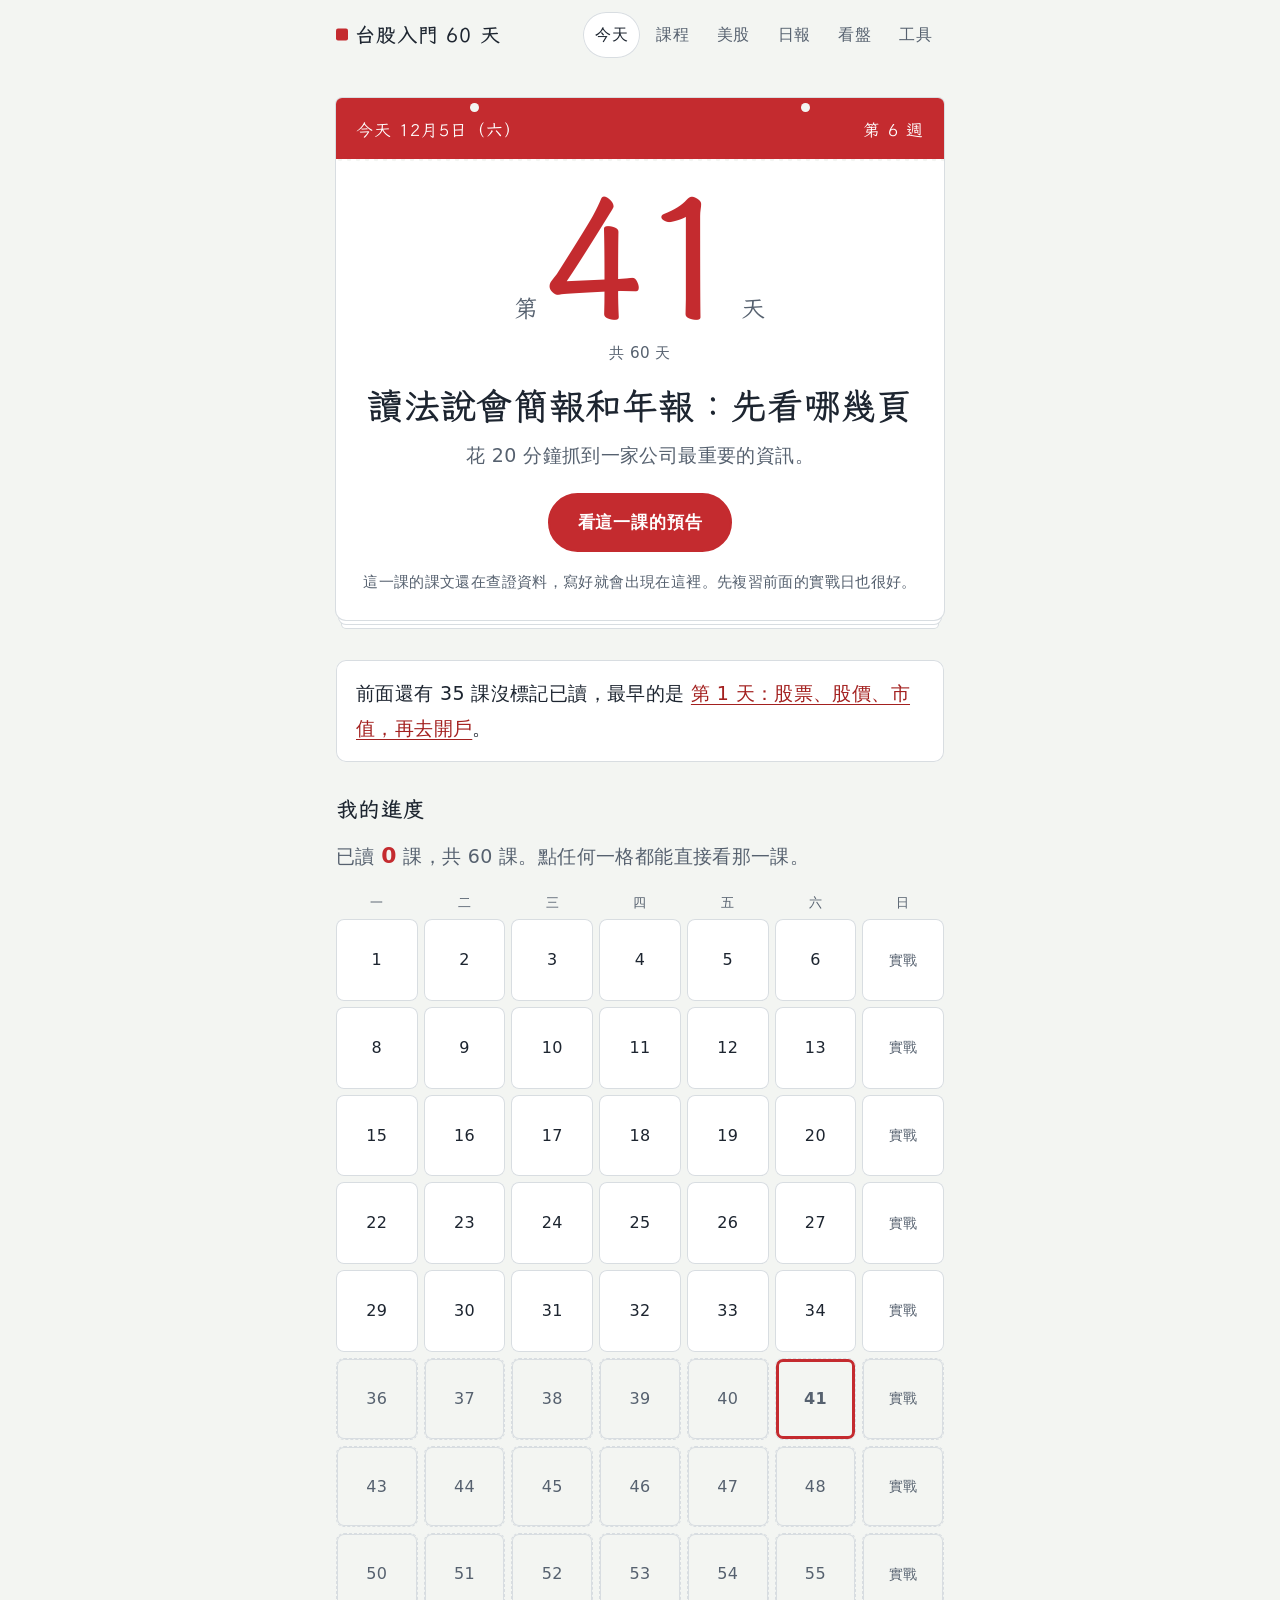
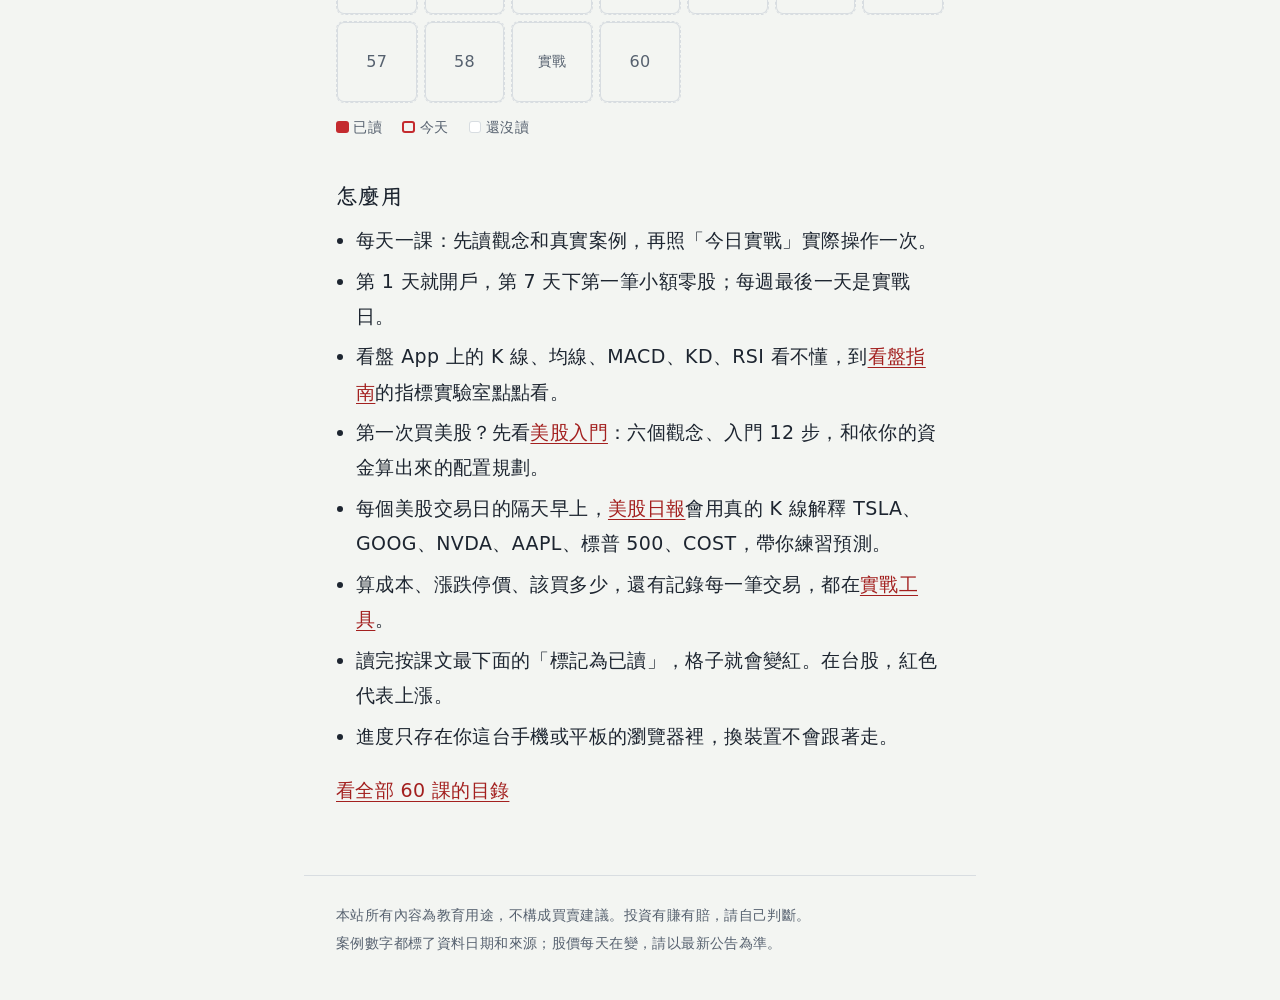
<file: index.html>
<!doctype html>
<html lang="zh-Hant-TW">
<head>
<meta charset="utf-8">
<meta name="viewport" content="width=device-width, initial-scale=1, viewport-fit=cover">
<title>台股入門 60 天</title>
<meta name="description" content="給完全沒買過股票的人：60 天從開戶、下第一筆零股，到看懂財報、線圖指標、美股和長期投資策略。">
<meta name="theme-color" content="#c42b2f">
<link rel="icon" href="favicon.svg" type="image/svg+xml">
<link rel="preconnect" href="https://fonts.googleapis.com">
<link rel="preconnect" href="https://fonts.gstatic.com" crossorigin>
<link rel="stylesheet" href="https://fonts.googleapis.com/css2?family=LXGW+WenKai+TC:wght@400;700&display=swap">
<link rel="stylesheet" href="css/style.css">
</head>
<body data-page="home">
<a class="skip-link" href="#main">跳到主要內容</a>
<header class="site-header">
  <a class="brand" href="index.html"><span class="brand-mark" aria-hidden="true"></span>台股入門 60 天</a>
  <nav class="site-nav" aria-label="主選單">
    <a href="index.html" aria-current="page">今天</a>
    <a href="lessons.html">課程</a>
    <a href="us.html">美股</a>
    <a href="trend.html">日報</a>
    <a href="guide.html">看盤</a>
    <a href="tools.html">工具</a>
  </nav>
</header>
<main id="main">
  <noscript><p class="notice">這個網站需要開啟 JavaScript 才能顯示課程。</p></noscript>
</main>
<footer class="site-footer">
  <p>本站所有內容為教育用途，不構成買賣建議。投資有賺有賠，請自己判斷。</p>
  <p>案例數字都標了資料日期和來源；股價每天在變，請以最新公告為準。</p>
</footer>
<script src="js/lessons.js"></script>
<script src="js/app.js"></script>
</body>
</html>
</file>
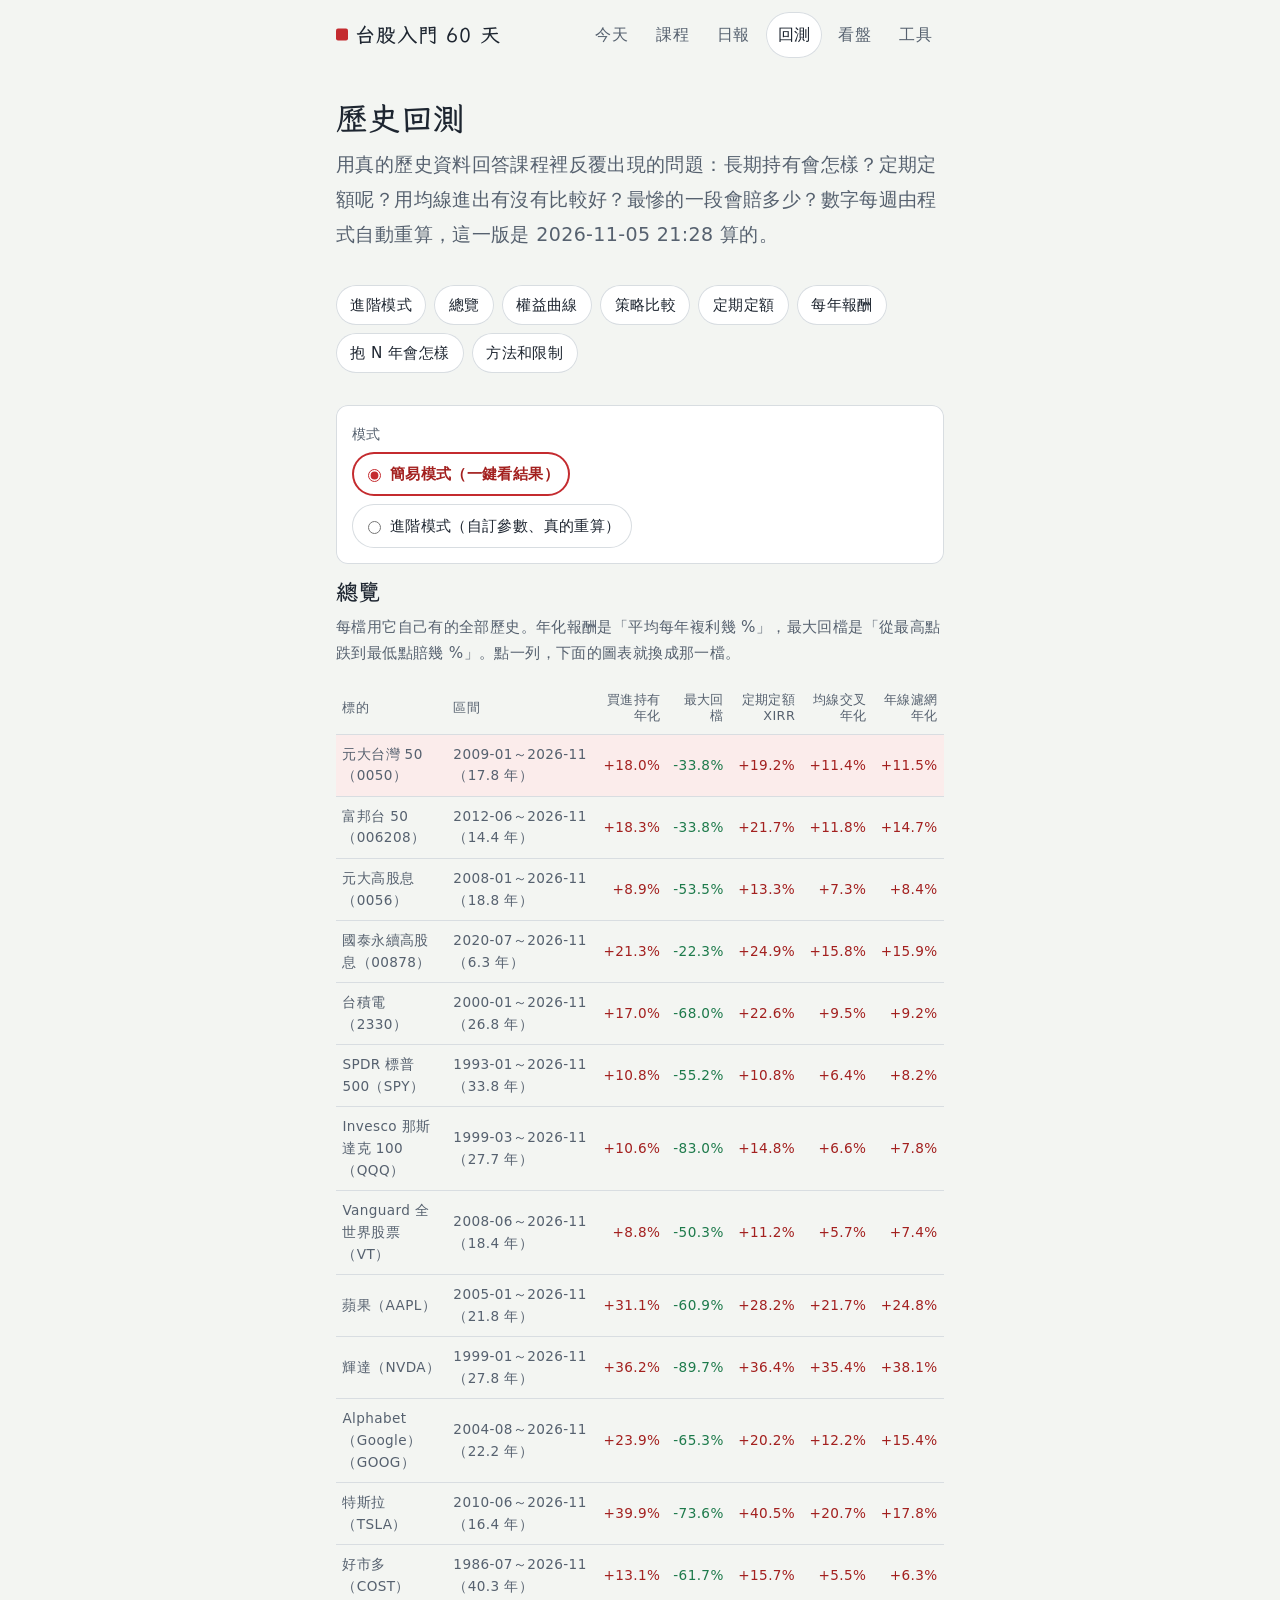
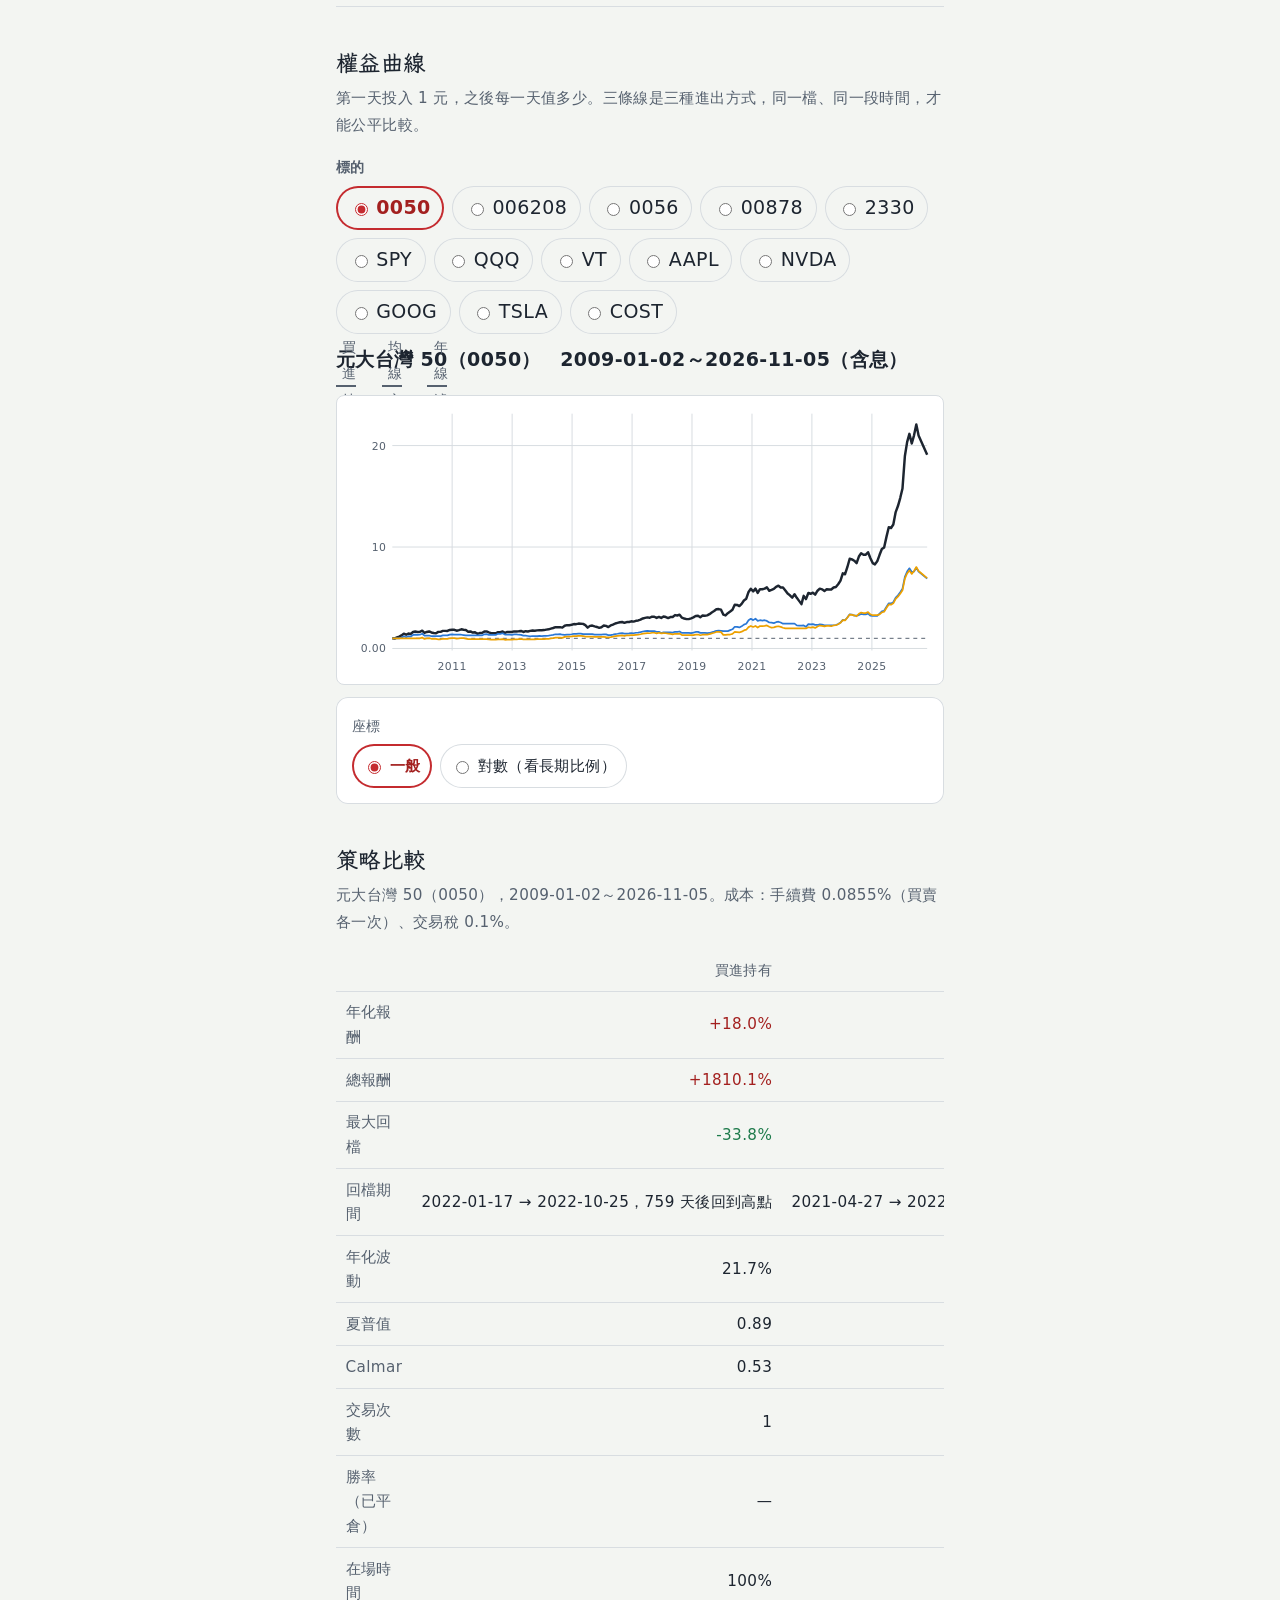
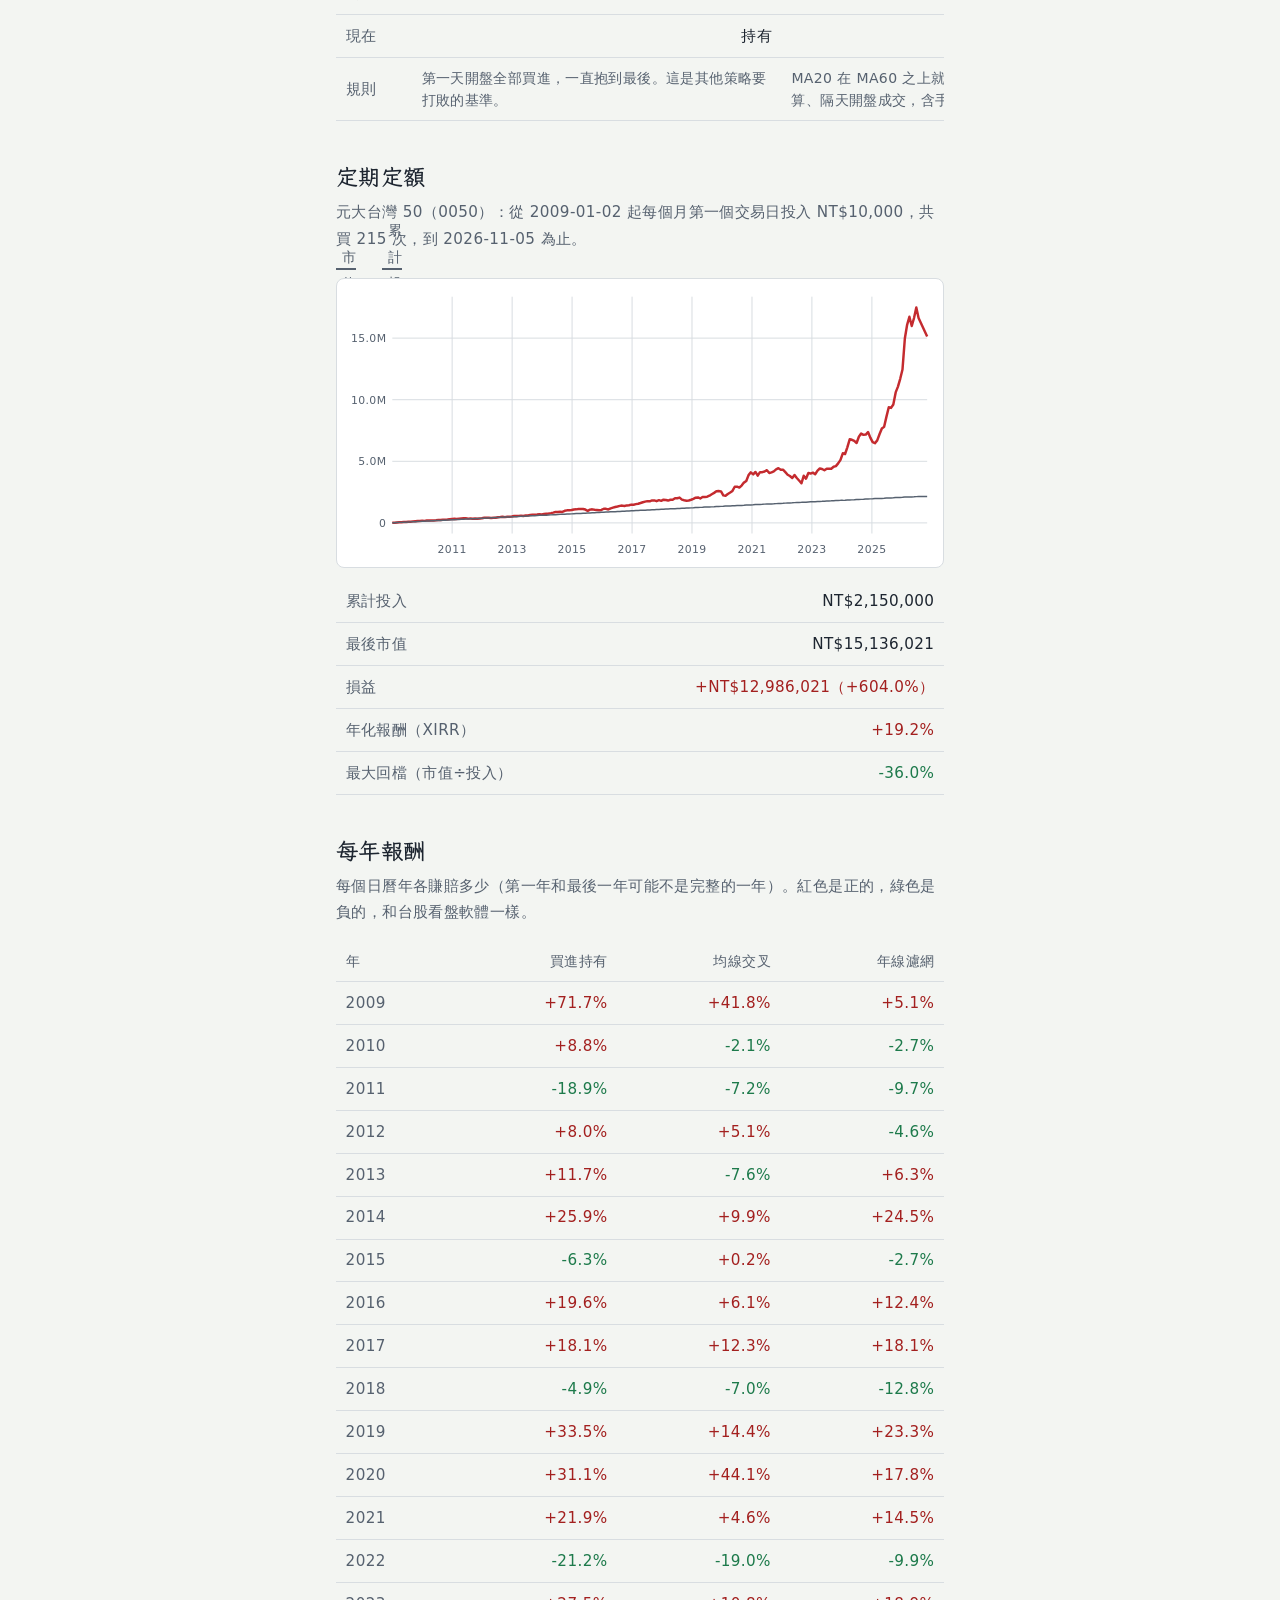
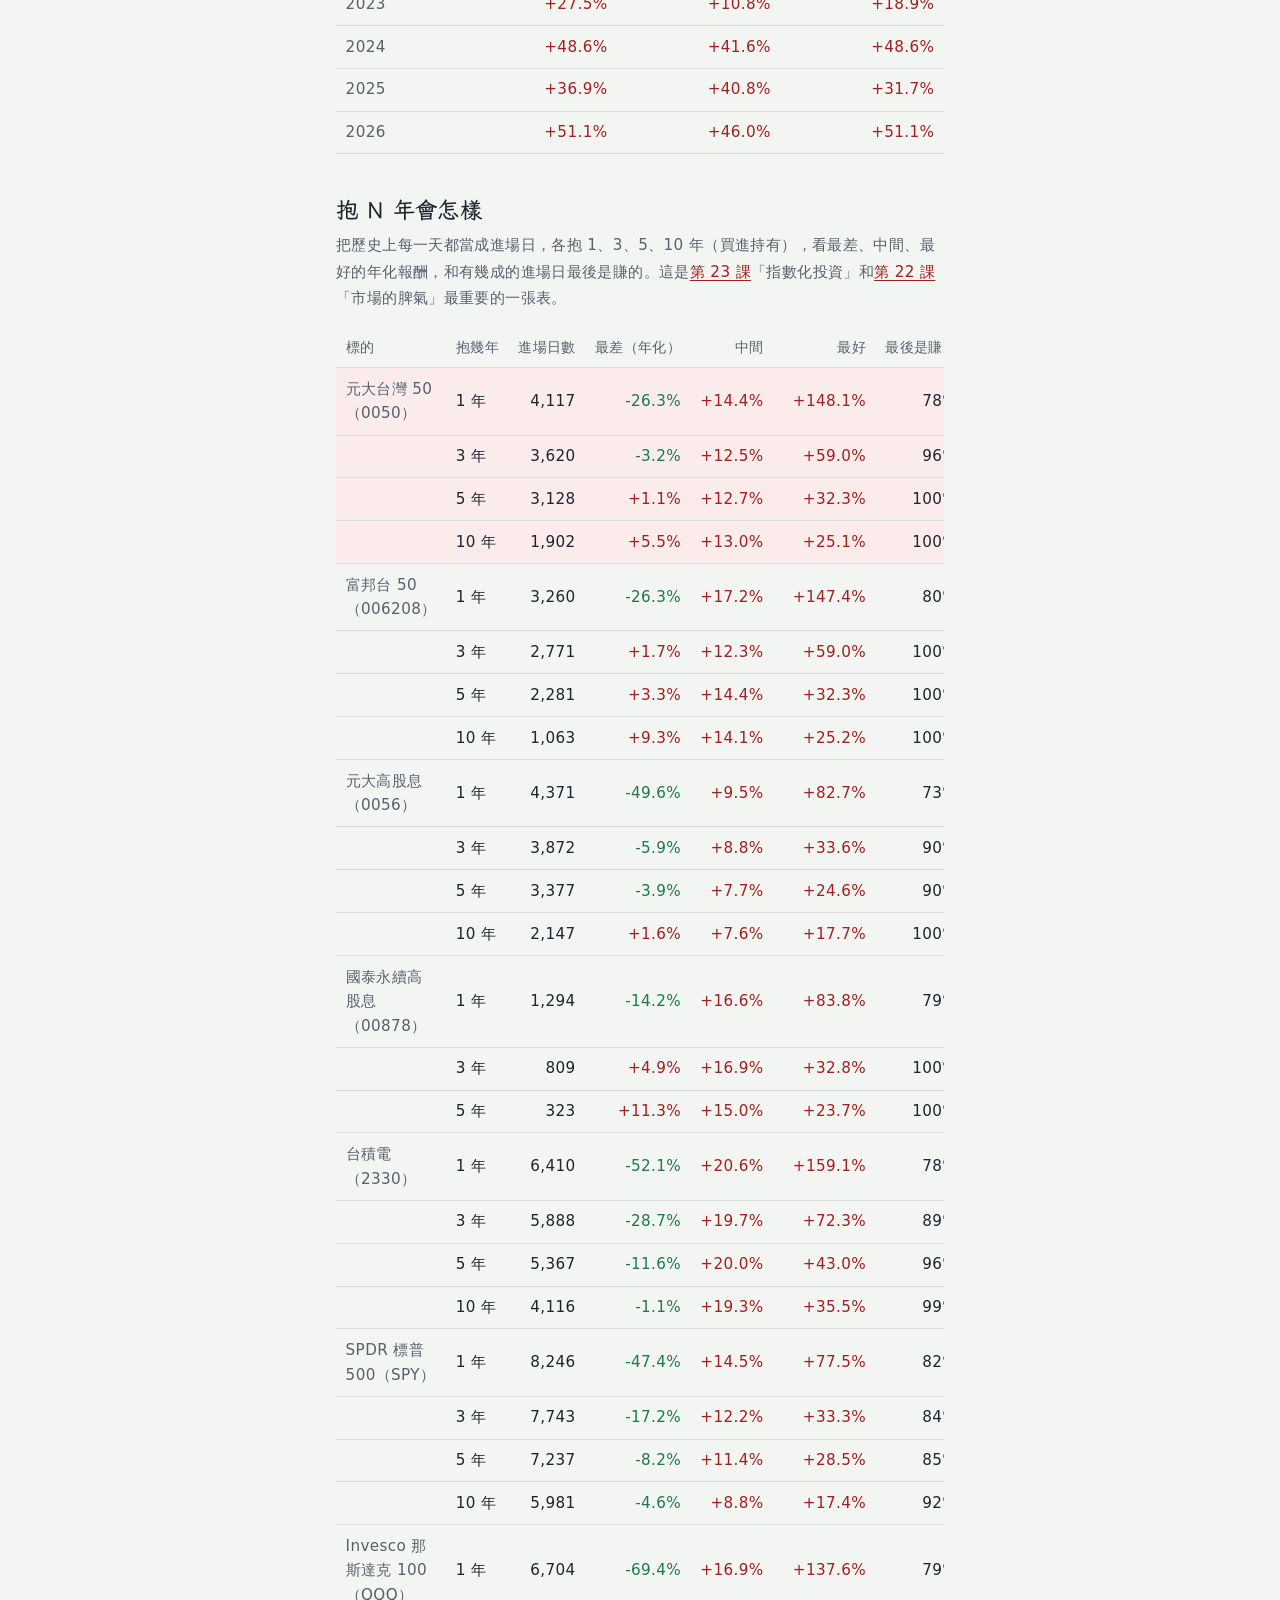
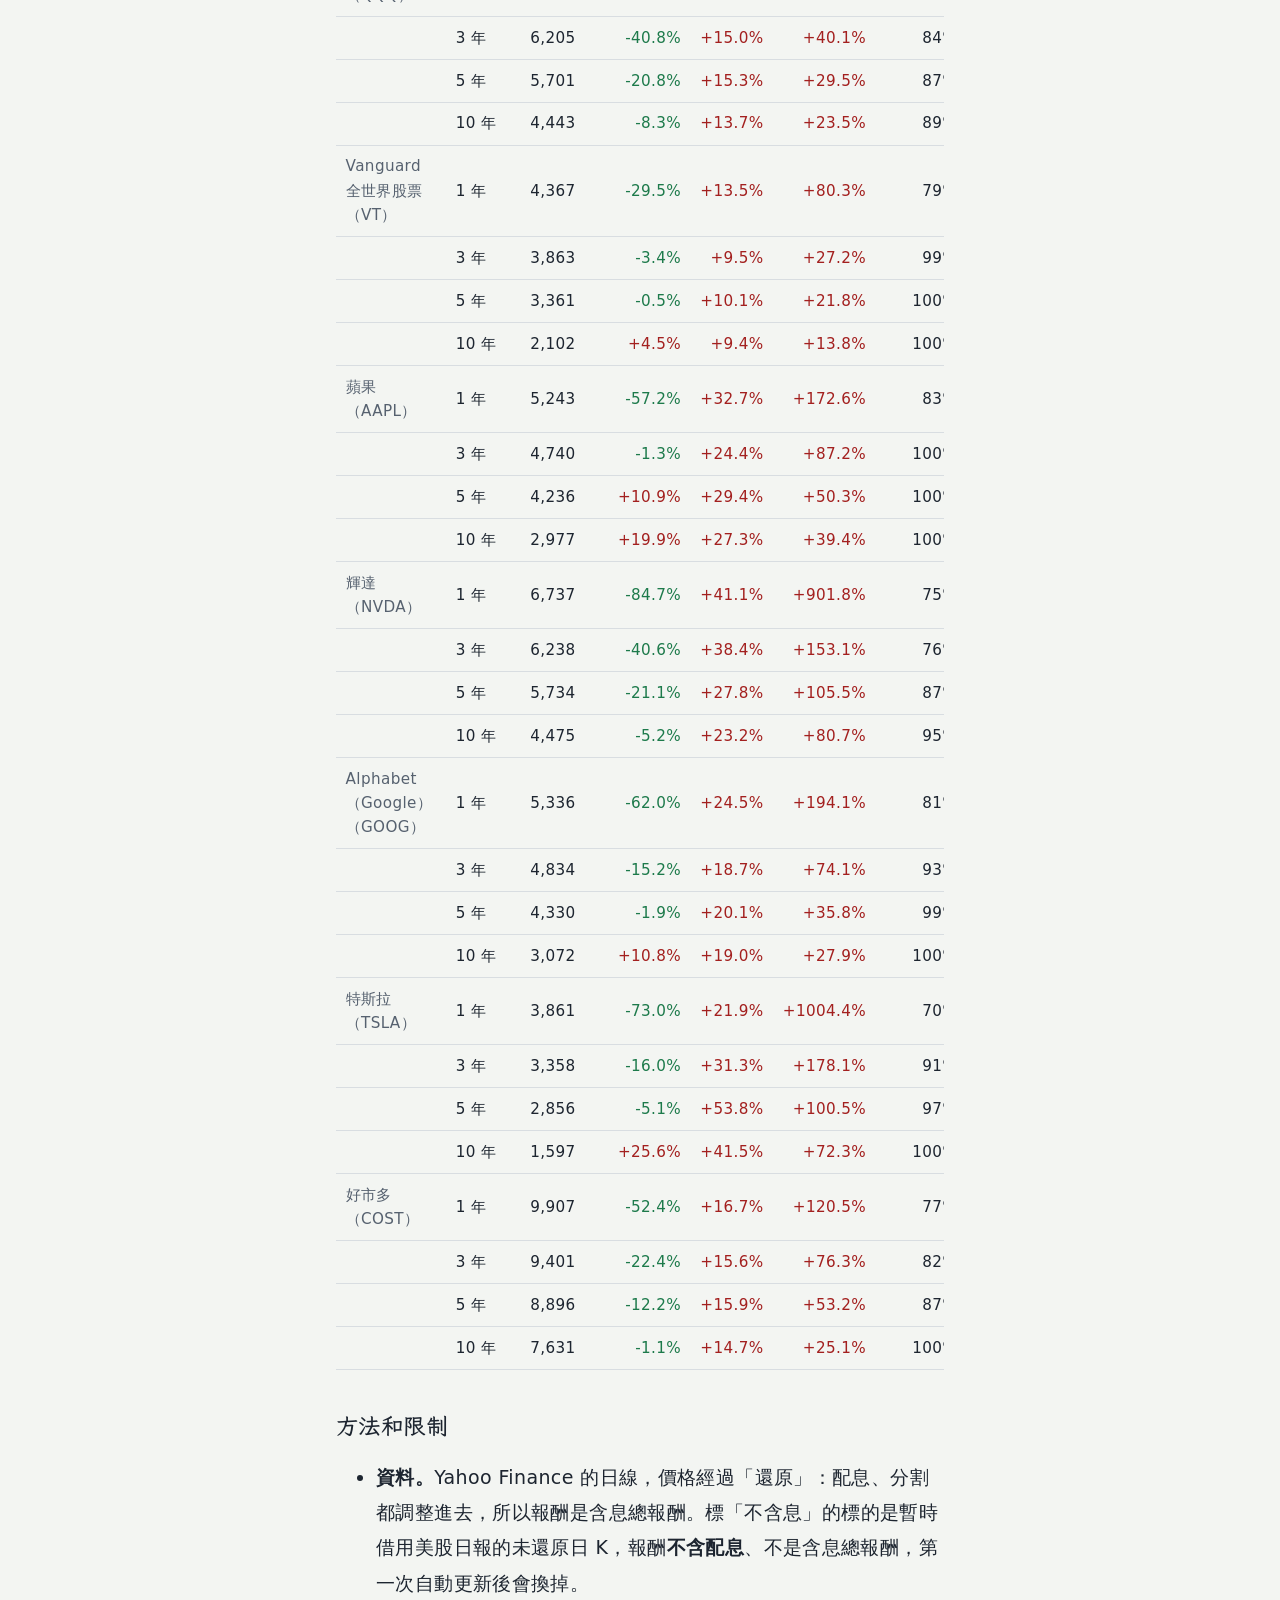
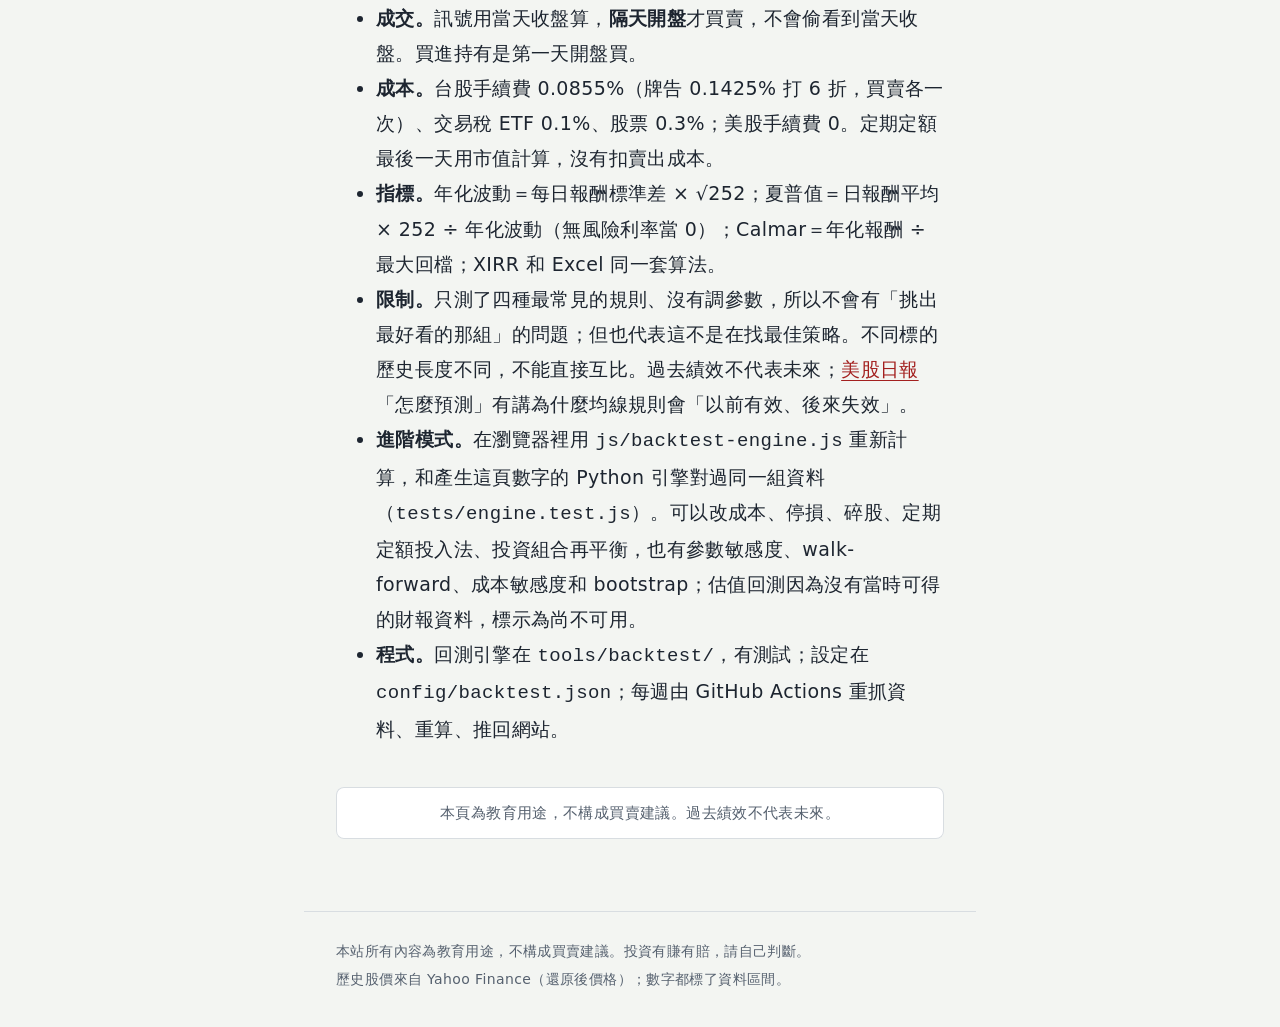
<file: backtest.html>
<!doctype html>
<html lang="zh-Hant-TW">
<head>
<meta charset="utf-8">
<meta name="viewport" content="width=device-width, initial-scale=1, viewport-fit=cover">
<title>回測｜台股入門 60 天</title>
<meta name="description" content="用真的歷史資料回答：長期持有 0050、SPY 會怎樣？定期定額呢？用均線進出有沒有比較好？最慘的一段會賠多少？每週自動更新。">
<meta name="theme-color" content="#c42b2f">
<link rel="icon" href="favicon.svg" type="image/svg+xml">
<link rel="preconnect" href="https://fonts.googleapis.com">
<link rel="preconnect" href="https://fonts.gstatic.com" crossorigin>
<link rel="stylesheet" href="https://fonts.googleapis.com/css2?family=LXGW+WenKai+TC:wght@400;700&display=swap">
<link rel="stylesheet" href="css/style.css">
<link rel="stylesheet" href="css/backtest.css">
</head>
<body data-page="backtest">
<a class="skip-link" href="#main">跳到主要內容</a>
<header class="site-header">
  <a class="brand" href="index.html"><span class="brand-mark" aria-hidden="true"></span>台股入門 60 天</a>
  <nav class="site-nav" aria-label="主選單">
    <a href="index.html">今天</a>
    <a href="lessons.html">課程</a>
    <a href="trend.html">日報</a>
    <a href="backtest.html" aria-current="page">回測</a>
    <a href="guide.html">看盤</a>
    <a href="tools.html">工具</a>
  </nav>
</header>
<main id="main">
  <h1 class="page-title">歷史回測</h1>
  <p class="page-lead">用真的歷史資料回答課程裡反覆出現的問題：長期持有會怎樣？定期定額呢？用均線進出有沒有比較好？最慘的一段會賠多少？數字每週由程式自動重算，<span id="bt-generated"></span></p>
  <p class="tool-error" id="bt-error" hidden></p>
  <nav class="tool-nav" aria-label="回測">
    <a href="#lab" class="lab-only">進階模式</a>
    <a href="#board">總覽</a>
    <a href="#curve">權益曲線</a>
    <a href="#compare">策略比較</a>
    <a href="#dca">定期定額</a>
    <a href="#yearly">每年報酬</a>
    <a href="#rolling">抱 N 年會怎樣</a>
    <a href="#method">方法和限制</a>
  </nav>


  <form class="lab-controls" onsubmit="return false">
    <fieldset class="seg"><legend>模式</legend>
      <label><input type="radio" name="lab-mode-r" value="simple" checked> 簡易模式（一鍵看結果）</label>
      <label><input type="radio" name="lab-mode-r" value="advanced"> 進階模式（自訂參數、真的重算）</label>
    </fieldset>
    <select id="lab-mode" class="sr-only" aria-hidden="true"><option value="simple">simple</option><option value="advanced">advanced</option></select>
  </form>

  <section class="tool lab-only" id="lab" aria-labelledby="lab-title">
    <h2 id="lab-title">進階模式：自訂回測</h2>
    <p class="tool-desc">所有數字都在你的瀏覽器裡用 <code>js/backtest-engine.js</code> 重新計算，不是切換預先算好的結果。規則：收盤出訊號、隔天開盤成交、均線暖機期不算績效、整股成交、成本和利率都是可改的假設值。<span id="lab-data-version"></span></p>
    <p class="tool-error" id="lab-error" hidden></p>

    <h3 class="tool-sub">資料來源與品質</h3>
    <div class="bt-scroll" id="lab-data"></div>
    <div id="lab-data-issues"></div>

    <h3 class="tool-sub">設定</h3>
    <form class="tool-form lab-form" id="lab-form" onsubmit="return false">
      <fieldset class="lab-fs field-wide"><legend>標的（可多選）</legend>
        <label class="field">搜尋<input type="search" id="lab-sym-search" placeholder="代號或名稱"></label>
        <div class="lab-syms" id="lab-syms"></div>
      </fieldset>
      <fieldset class="lab-fs field-wide"><legend>區間與資金</legend>
        <label class="field">開始日<input type="date" id="lab-start"></label>
        <label class="field">結束日<input type="date" id="lab-end"></label>
        <label class="field">多檔比較的區間<select id="lab-period"><option value="own">各自可用區間</option><option value="common">共同交集區間</option></select></label>
        <label class="field">初始資金<input type="number" id="lab-cash0" value="1000000" min="1" step="1000" inputmode="numeric"><small>單位是標的幣別</small></label>
      </fieldset>
      <fieldset class="lab-fs field-wide"><legend>策略與參數</legend>
        <label class="field">策略<select id="lab-strategy"></select></label>
        <div class="lab-params" id="lab-params"></div>
        <label class="field">停損（%，0 = 不用）<input type="number" id="lab-stop" value="0" min="0" max="90" step="1"></label>
        <label class="field">停利（%，0 = 不用）<input type="number" id="lab-take" value="0" min="0" max="500" step="1"></label>
      </fieldset>
      <fieldset class="lab-fs field-wide"><legend>成本與現金（預設值是假設，請照你的券商改）</legend>
        <label class="field">成本範本<select id="lab-cost-preset"></select></label>
        <label class="field">手續費率（%）<input type="number" id="lab-c-feeRate" step="0.0001" min="0"></label>
        <label class="field">手續費折扣（0.6 = 六折）<input type="number" id="lab-c-feeDiscount" step="0.1" min="0" max="1"></label>
        <label class="field">最低手續費<input type="number" id="lab-c-minFee" step="1" min="0"></label>
        <label class="field">交易稅（%，賣出）<input type="number" id="lab-c-taxRate" step="0.01" min="0"></label>
        <label class="field">每筆佣金<input type="number" id="lab-c-commission" step="0.01" min="0"></label>
        <label class="field">最低佣金<input type="number" id="lab-c-minCommission" step="0.01" min="0"></label>
        <label class="field">滑價（bps）<input type="number" id="lab-c-slipBps" step="1" min="0"></label>
        <label class="field">閒置現金年利率（%）<input type="number" id="lab-cashrate" value="0" step="0.1" min="0"></label>
        <label class="field lab-check"><input type="checkbox" id="lab-fractional"> 允許碎股（零股以下）</label>
        <label class="field lab-check"><input type="checkbox" id="lab-closeout"> 期末結清並扣賣出成本</label>
      </fieldset>
      <fieldset class="lab-fs field-wide"><legend>定期定額</legend>
        <label class="field">每期金額<input type="number" id="lab-dca-amount" value="10000" min="1" step="100"></label>
        <label class="field">每月幾號投入<input type="number" id="lab-dca-day" value="1" min="1" max="28" step="1"></label>
        <label class="field">頻率<select id="lab-dca-freq"><option value="M">每月</option><option value="BW">每兩週</option><option value="Q">每季</option></select></label>
        <label class="field">主要投入法<select id="lab-dca-variant"><option value="fixed">固定金額</option><option value="dip">逢跌加碼</option><option value="tranche">分批投入</option></select></label>
        <label class="field">逢跌門檻（%）<input type="number" id="lab-dca-dip" value="10" min="1" max="60"></label>
        <label class="field">逢跌加碼倍數<input type="number" id="lab-dca-mult" value="2" min="1" max="10" step="0.5"></label>
        <label class="field">分批期數<input type="number" id="lab-dca-tranches" value="12" min="1" max="60"></label>
      </fieldset>
      <fieldset class="lab-fs field-wide"><legend>投資組合（勾兩檔以上、同幣別）</legend>
        <div class="lab-params" id="lab-weights"></div>
        <label class="field">現金權重（%）<input type="number" id="lab-cashw" value="0" min="0" max="100"></label>
        <label class="field">再平衡<select id="lab-rebalance"><option value="none">不再平衡</option><option value="M">每月</option><option value="Q" selected>每季</option><option value="Y">每年</option><option value="T">偏離門檻</option></select></label>
        <label class="field">偏離門檻（%）<input type="number" id="lab-threshold" value="5" min="1" max="50"></label>
      </fieldset>
      <fieldset class="lab-fs field-wide"><legend>進階研究（參數網格只對均線交叉）</legend>
        <label class="field">訓練期占比（%）<input type="number" id="lab-split" value="70" min="30" max="90"></label>
        <label class="field">快線 從<input type="number" id="lab-g-fast-from" value="5" min="2"></label>
        <label class="field">快線 到<input type="number" id="lab-g-fast-to" value="30" min="3"></label>
        <label class="field">快線 間隔<input type="number" id="lab-g-fast-step" value="5" min="1"></label>
        <label class="field">慢線 從<input type="number" id="lab-g-slow-from" value="40" min="3"></label>
        <label class="field">慢線 到<input type="number" id="lab-g-slow-to" value="120" min="4"></label>
        <label class="field">慢線 間隔<input type="number" id="lab-g-slow-step" value="20" min="1"></label>
        <label class="field">Walk-forward 訓練（年）<input type="number" id="lab-wf-train" value="0.5" min="0.25" step="0.25"></label>
        <label class="field">Walk-forward 測試（月）<input type="number" id="lab-wf-test" value="2" min="1" step="1"></label>
        <label class="field">Bootstrap 路徑數<input type="number" id="lab-mc-paths" value="500" min="100" max="5000" step="100"></label>
        <label class="field">Bootstrap 天數<input type="number" id="lab-mc-h" value="252" min="20" max="2520" step="10"></label>
      </fieldset>
      <div class="tool-actions field-wide">
        <button type="button" class="btn" id="lab-run">執行回測</button>
        <button type="button" class="btn btn-quiet" id="lab-reset">重設</button>
        <button type="button" class="btn btn-quiet" id="lab-save">儲存設定</button>
        <button type="button" class="btn btn-quiet" id="lab-export">匯出結果</button>
      </div>
    </form>
    <p class="tool-msg" id="lab-status" aria-live="polite">還沒執行。選好標的和策略後按「執行回測」。</p>

    <div id="lab-results" hidden>
      <h3 class="tool-sub">這次回測的條件</h3>
      <div id="lab-sum"></div>
      <h3 class="tool-sub">績效指標（策略 vs 同期買進持有）</h3>
      <div class="bt-scroll" id="lab-kpi"></div>
      <h3 class="tool-sub">權益曲線</h3>
      <form class="lab-controls" onsubmit="return false">
        <fieldset class="seg"><legend>座標</legend><label><input type="radio" name="lab-scale-r" value="linear" checked> 一般</label><label><input type="radio" name="lab-scale-r" value="log"> 對數</label></fieldset>
        <fieldset class="seg"><legend>顏色</legend><label><input type="radio" name="lab-colors-r" value="tw" checked> 紅漲綠跌</label><label><input type="radio" name="lab-colors-r" value="us"> 綠漲紅跌</label></fieldset>
        <select id="lab-scale" class="sr-only" aria-hidden="true"><option value="linear">linear</option><option value="log">log</option></select>
        <select id="lab-colors" class="sr-only" aria-hidden="true"><option value="tw">tw</option><option value="us">us</option></select>
      </form>
      <div id="lab-equity"></div>
      <h3 class="tool-sub">水下回撤曲線</h3>
      <div id="lab-underwater"></div>
      <h3 class="tool-sub" id="lab-monthly-title">月度報酬</h3>
      <div class="bt-scroll" id="lab-monthly"></div>
      <h3 class="tool-sub">每年報酬</h3>
      <div class="bt-scroll" id="lab-yearly"></div>
      <h3 class="tool-sub">滾動持有報酬（買進持有，資料不足會直接說）</h3>
      <div class="bt-scroll" id="lab-rolling"></div>
      <h3 class="tool-sub">交易明細</h3>
      <label class="field">篩選（標的或原因）<input type="search" id="lab-trade-filter" placeholder="例如 SPY 或 停損"></label>
      <p class="tool-hint" id="lab-trades-count"></p>
      <div class="bt-scroll" id="lab-trades"></div>
      <h3 class="tool-sub">定期定額比較</h3>
      <div id="lab-dca"></div>
      <h3 class="tool-sub">投資組合</h3>
      <div id="lab-port"></div>
      <h3 class="tool-sub">風險分析</h3>
      <div id="lab-risk"></div>
      <h3 class="tool-sub">進階研究</h3>
      <div id="lab-adv"></div>
      <h3 class="tool-sub">匯出</h3>
      <p class="tool-desc">「匯出結果」會把策略設定、資料版本、區間、成本、指標、交易明細和風險警語打包成 JSON，交易明細另存 CSV；瀏覽器不允許下載時會放在下面的文字框。</p>
      <textarea id="lab-export-text" class="backup-text" rows="8" hidden aria-label="匯出的報告"></textarea>
    </div>
  </section>

  <section class="tool" id="board" aria-labelledby="board-title">
    <h2 id="board-title">總覽</h2>
    <p class="tool-desc">每檔用它自己有的全部歷史。年化報酬是「平均每年複利幾 %」，最大回檔是「從最高點跌到最低點賠幾 %」。點一列，下面的圖表就換成那一檔。</p>
    <div class="bt-scroll"><table class="tool-table wide bt-board" id="bt-board"></table></div>
    <p class="tool-hint" id="bt-missing"></p>
  </section>

  <section class="tool" id="curve" aria-labelledby="curve-title">
    <h2 id="curve-title">權益曲線</h2>
    <p class="tool-desc">第一天投入 1 元，之後每一天值多少。三條線是三種進出方式，同一檔、同一段時間，才能公平比較。</p>
    <form class="tr-pick" onsubmit="return false">
      <fieldset class="seg bt-syms" id="bt-syms"><legend>標的</legend></fieldset>
    </form>
    <p class="tr-lab-name" id="bt-name"></p>
    <div class="bt-legend" id="bt-legend"></div>
    <div class="bt-chart" id="bt-chart" role="img" aria-label="權益曲線"></div>
    <form class="lab-controls" onsubmit="return false">
      <fieldset class="seg"><legend>座標</legend>
        <label><input type="radio" name="bt-scale" value="linear" checked> 一般</label>
        <label><input type="radio" name="bt-scale" value="log"> 對數（看長期比例）</label>
      </fieldset>
    </form>
  </section>

  <section class="tool" id="compare" aria-labelledby="compare-title">
    <h2 id="compare-title">策略比較</h2>
    <p class="tool-desc" id="bt-compare-desc"></p>
    <div class="bt-scroll"><table class="tool-table wide" id="bt-compare"></table></div>
  </section>

  <section class="tool" id="dca" aria-labelledby="dca-title">
    <h2 id="dca-title">定期定額</h2>
    <p class="tool-desc" id="bt-dca-desc"></p>
    <div class="bt-legend" id="bt-dca-legend"></div>
    <div class="bt-chart" id="bt-dca-chart" role="img" aria-label="定期定額的投入和市值"></div>
    <table class="tool-table" id="bt-dca-table"></table>
  </section>

  <section class="tool" id="yearly" aria-labelledby="yearly-title">
    <h2 id="yearly-title">每年報酬</h2>
    <p class="tool-desc">每個日曆年各賺賠多少（第一年和最後一年可能不是完整的一年）。紅色是正的，綠色是負的，和台股看盤軟體一樣。</p>
    <div class="bt-scroll"><table class="tool-table wide" id="bt-yearly"></table></div>
  </section>

  <section class="tool" id="rolling" aria-labelledby="rolling-title">
    <h2 id="rolling-title">抱 N 年會怎樣</h2>
    <p class="tool-desc">把歷史上每一天都當成進場日，各抱 1、3、5、10 年（買進持有），看最差、中間、最好的年化報酬，和有幾成的進場日最後是賺的。這是<a href="lesson.html?day=23">第 23 課</a>「指數化投資」和<a href="lesson.html?day=22">第 22 課</a>「市場的脾氣」最重要的一張表。</p>
    <div class="bt-scroll"><table class="tool-table wide" id="bt-rolling"></table></div>
  </section>

  <section class="tool" id="method" aria-labelledby="method-title">
    <h2 id="method-title">方法和限制</h2>
    <ul>
      <li><b>資料。</b>Yahoo Finance 的日線，價格經過「還原」：配息、分割都調整進去，所以報酬是含息總報酬。標「不含息」的標的是暫時借用美股日報的未還原日 K，報酬<b>不含配息</b>、不是含息總報酬，第一次自動更新後會換掉。</li>
      <li><b>成交。</b>訊號用當天收盤算，<b>隔天開盤</b>才買賣，不會偷看到當天收盤。買進持有是第一天開盤買。</li>
      <li><b>成本。</b><span id="bt-costs"></span>定期定額最後一天用市值計算，沒有扣賣出成本。</li>
      <li><b>指標。</b>年化波動＝每日報酬標準差 × √252；夏普值＝日報酬平均 × 252 ÷ 年化波動（無風險利率當 0）；Calmar＝年化報酬 ÷ 最大回檔；XIRR 和 Excel 同一套算法。</li>
      <li><b>限制。</b>只測了四種最常見的規則、沒有調參數，所以不會有「挑出最好看的那組」的問題；但也代表這不是在找最佳策略。不同標的歷史長度不同，不能直接互比。過去績效不代表未來；<a href="trend.html#predict">美股日報</a>「怎麼預測」有講為什麼均線規則會「以前有效、後來失效」。</li>
      <li><b>進階模式。</b>在瀏覽器裡用 <code>js/backtest-engine.js</code> 重新計算，和產生這頁數字的 Python 引擎對過同一組資料（<code>tests/engine.test.js</code>）。可以改成本、停損、碎股、定期定額投入法、投資組合再平衡，也有參數敏感度、walk-forward、成本敏感度和 bootstrap；估值回測因為沒有當時可得的財報資料，標示為尚不可用。</li>
      <li><b>程式。</b>回測引擎在 <code>tools/backtest/</code>，有測試；設定在 <code>config/backtest.json</code>；每週由 GitHub Actions 重抓資料、重算、推回網站。</li>
    </ul>
  </section>

  <p class="disclaimer">本頁為教育用途，不構成買賣建議。過去績效不代表未來。</p>
</main>
<footer class="site-footer">
  <p>本站所有內容為教育用途，不構成買賣建議。投資有賺有賠，請自己判斷。</p>
  <p>歷史股價來自 Yahoo Finance（還原後價格）；數字都標了資料區間。</p>
</footer>
<script src="data/backtest/results/index.js"></script>
<script src="data/backtest/results/0050.TW.js"></script>
<script src="data/backtest/results/006208.TW.js"></script>
<script src="data/backtest/results/0056.TW.js"></script>
<script src="data/backtest/results/00878.TW.js"></script>
<script src="data/backtest/results/2330.TW.js"></script>
<script src="data/backtest/results/SPY.js"></script>
<script src="data/backtest/results/QQQ.js"></script>
<script src="data/backtest/results/VT.js"></script>
<script src="data/backtest/results/AAPL.js"></script>
<script src="data/backtest/results/NVDA.js"></script>
<script src="data/backtest/results/GOOG.js"></script>
<script src="data/backtest/results/TSLA.js"></script>
<script src="data/backtest/results/COST.js"></script>
<script src="data/backtest/bars/index.js"></script>
<script src="data/backtest/bars/0050.TW.js"></script>
<script src="data/backtest/bars/006208.TW.js"></script>
<script src="data/backtest/bars/0056.TW.js"></script>
<script src="data/backtest/bars/00878.TW.js"></script>
<script src="data/backtest/bars/2330.TW.js"></script>
<script src="data/backtest/bars/SPY.js"></script>
<script src="data/backtest/bars/QQQ.js"></script>
<script src="data/backtest/bars/VT.js"></script>
<script src="data/backtest/bars/AAPL.js"></script>
<script src="data/backtest/bars/NVDA.js"></script>
<script src="data/backtest/bars/GOOG.js"></script>
<script src="data/backtest/bars/TSLA.js"></script>
<script src="data/backtest/bars/COST.js"></script>
<script src="js/backtest-engine.js"></script>
<script src="js/backtest.js"></script>
<script src="js/backtest-lab.js"></script>
</body>
</html>
</file>
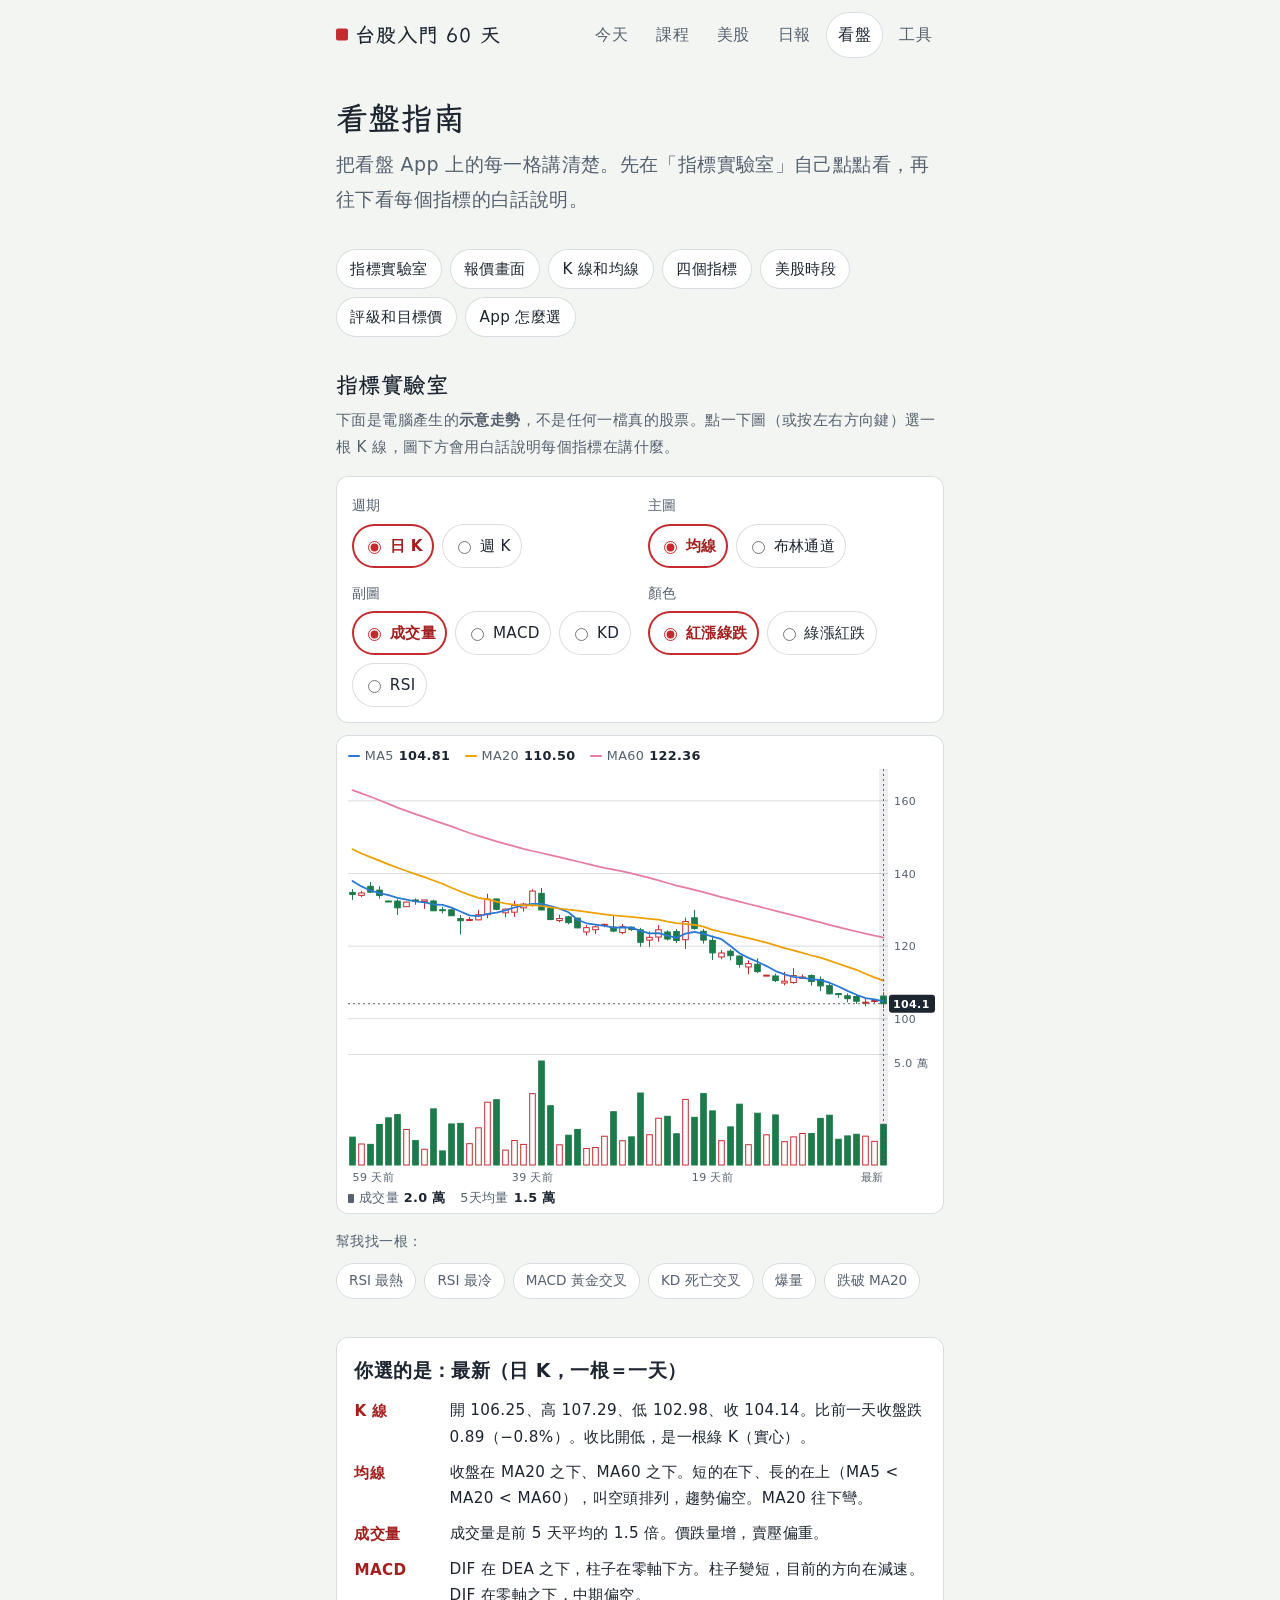
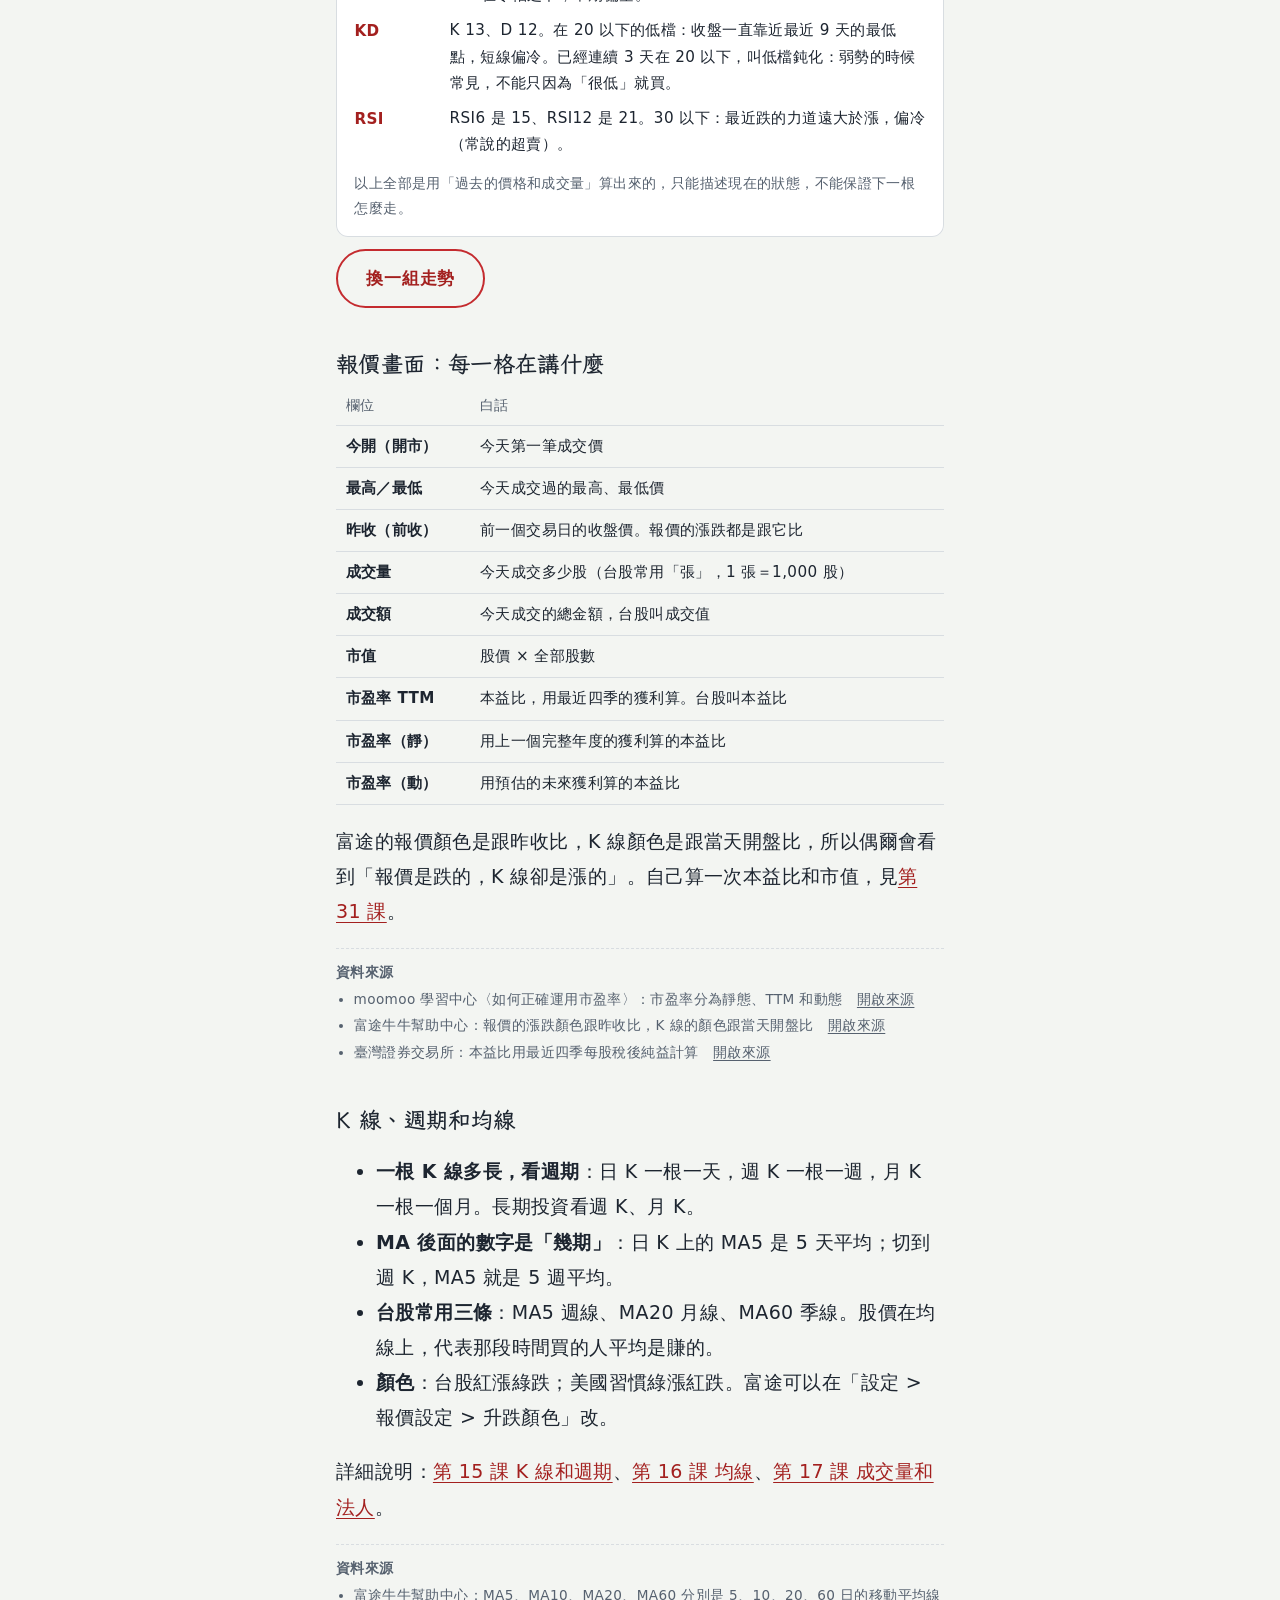
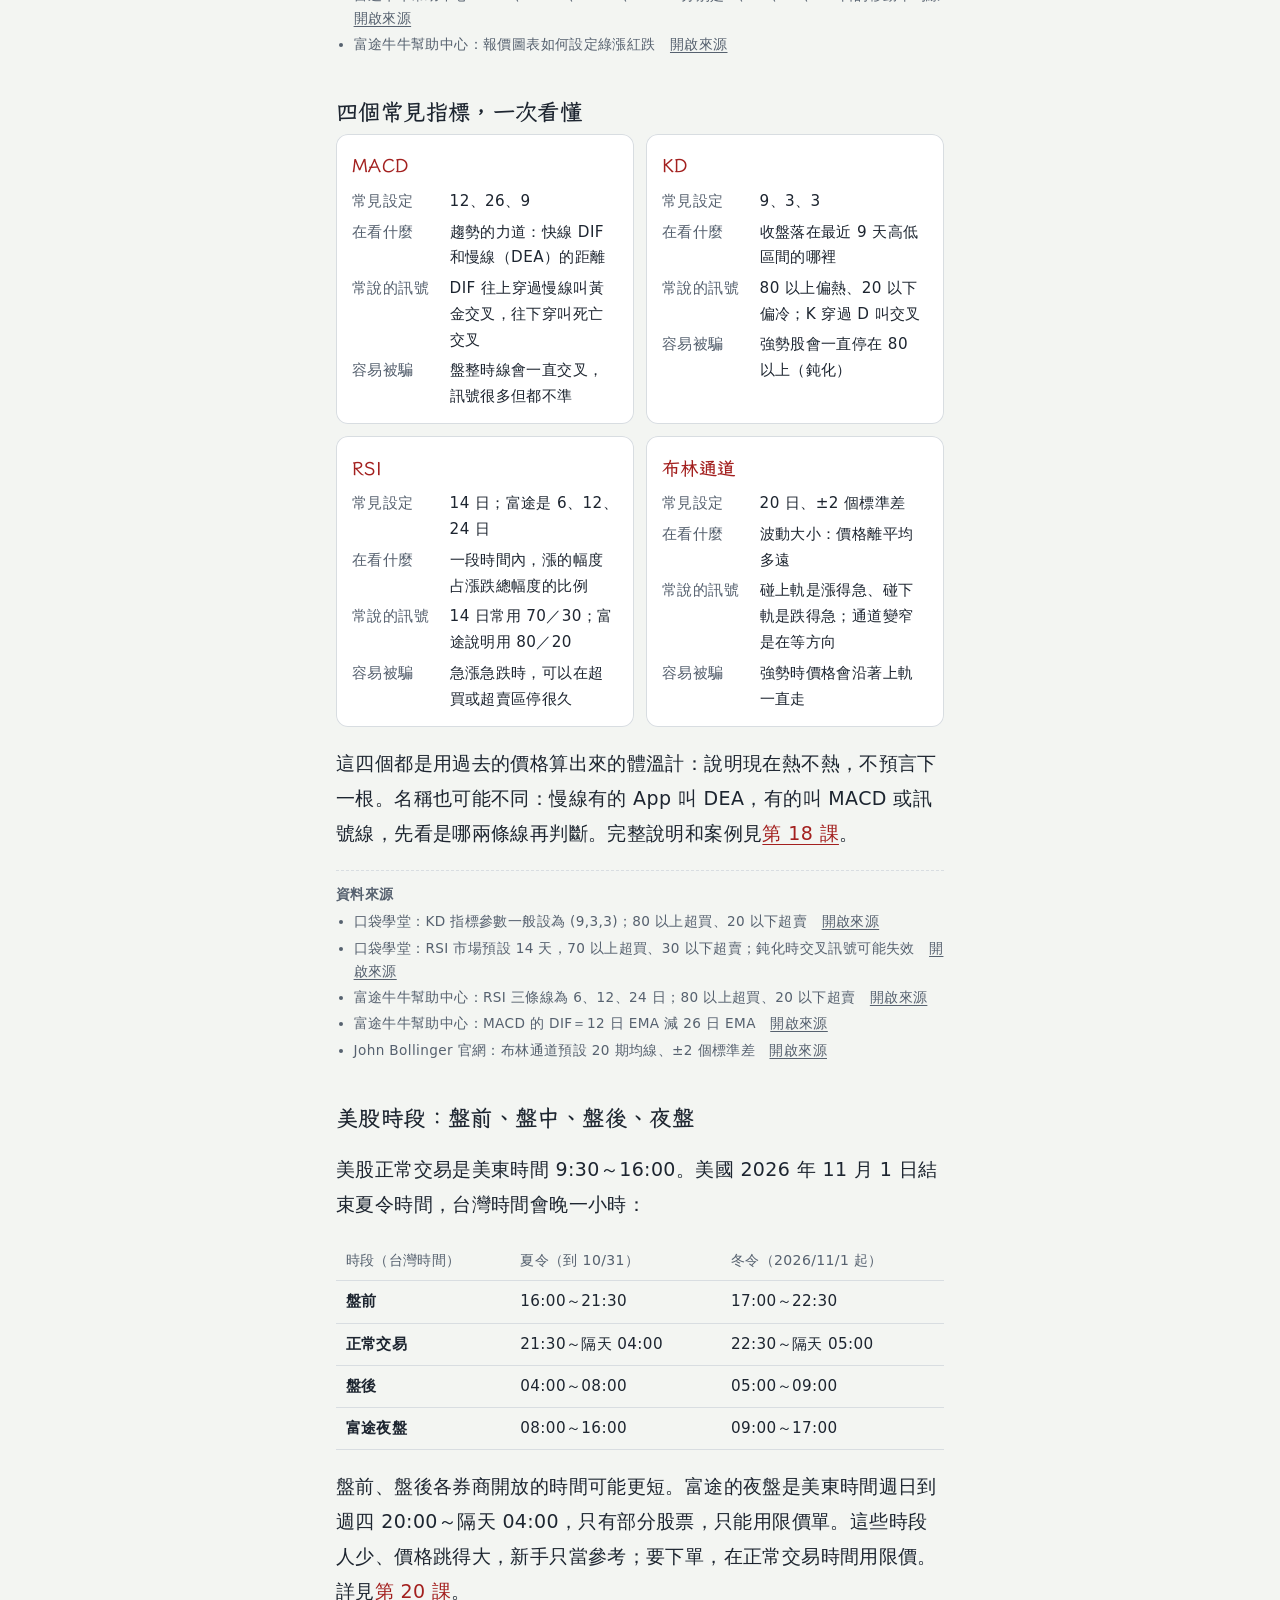
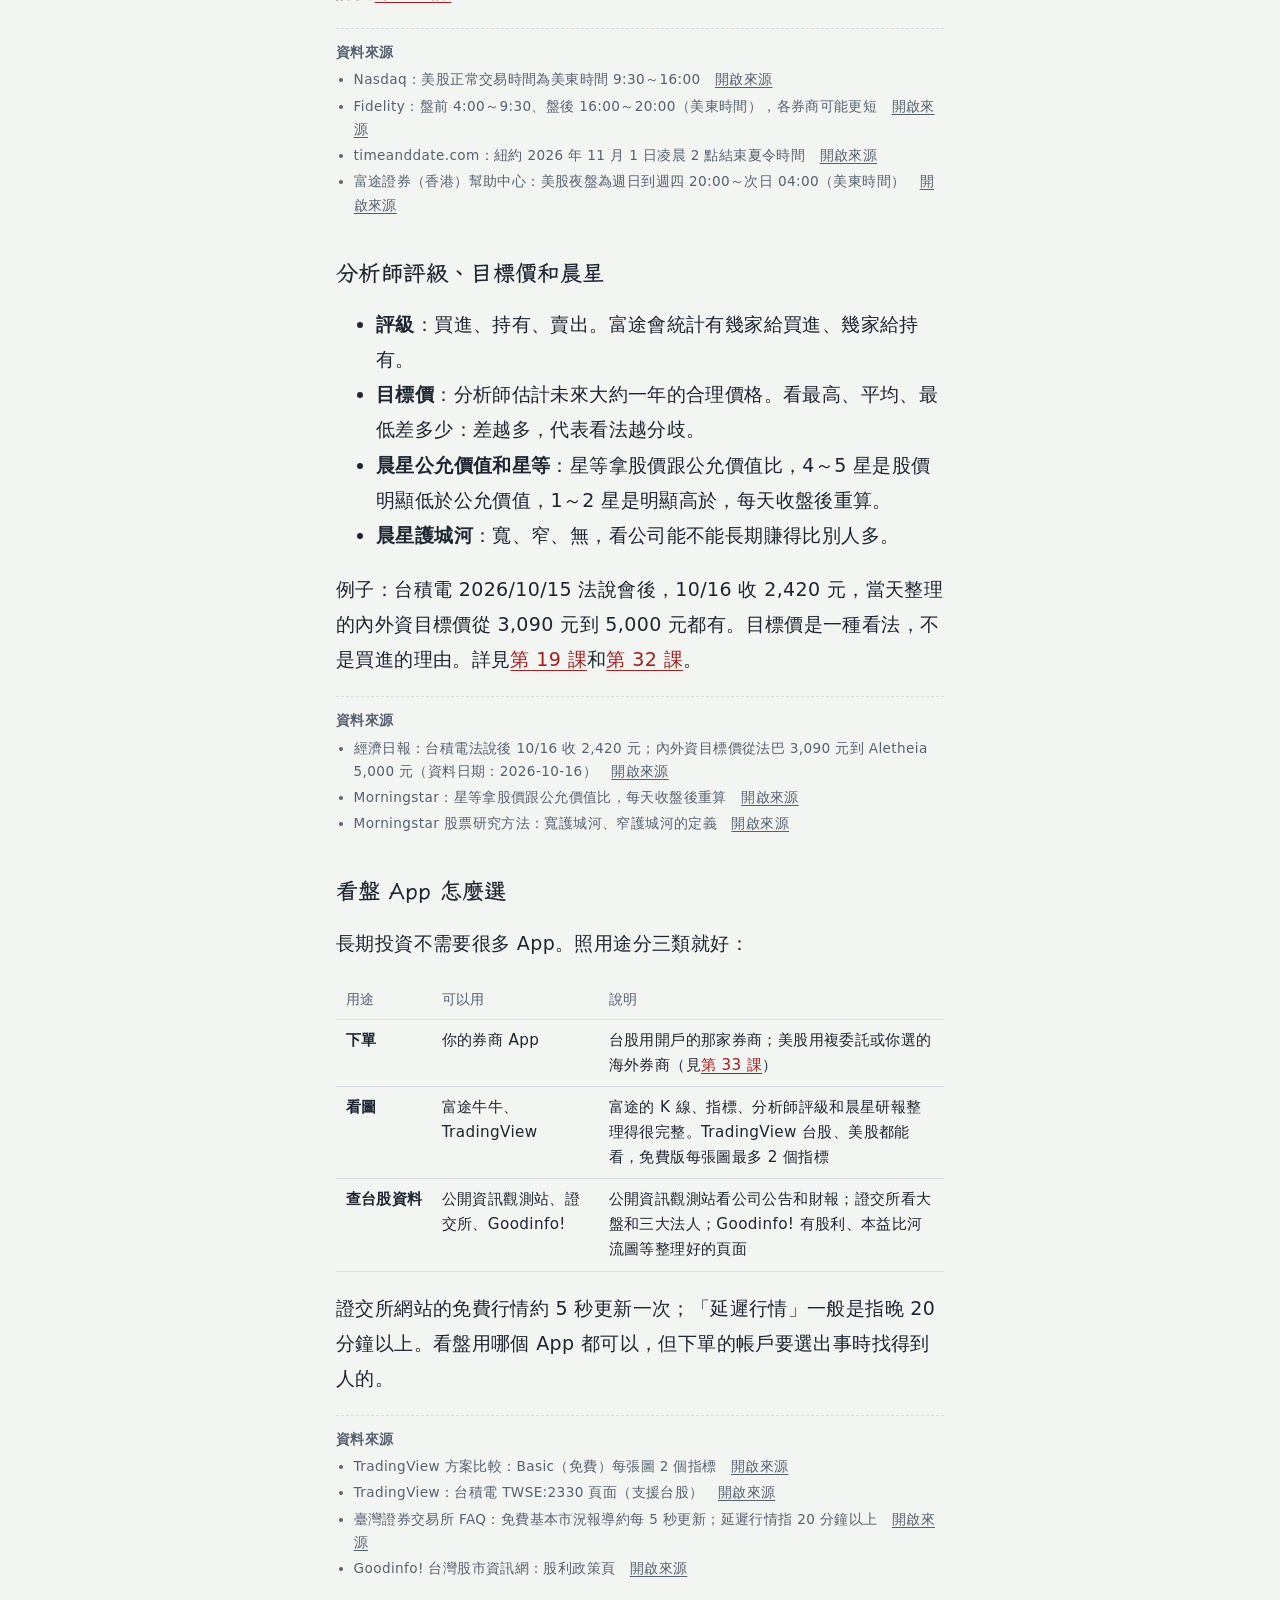
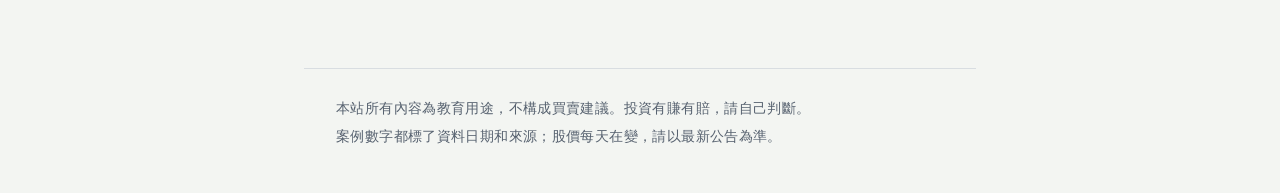
<file: guide.html>
<!doctype html>
<html lang="zh-Hant-TW">
<head>
<meta charset="utf-8">
<meta name="viewport" content="width=device-width, initial-scale=1, viewport-fit=cover">
<title>看盤指南｜台股入門 60 天</title>
<meta name="description" content="看懂看盤 App 上的每一格：K 線週期、均線、成交量、MACD、KD、RSI、布林通道、美股盤前盤後夜盤、分析師目標價。">
<meta name="theme-color" content="#c42b2f">
<link rel="icon" href="favicon.svg" type="image/svg+xml">
<link rel="preconnect" href="https://fonts.googleapis.com">
<link rel="preconnect" href="https://fonts.gstatic.com" crossorigin>
<link rel="stylesheet" href="https://fonts.googleapis.com/css2?family=LXGW+WenKai+TC:wght@400;700&display=swap">
<link rel="stylesheet" href="css/style.css">
</head>
<body data-page="guide">
<a class="skip-link" href="#main">跳到主要內容</a>
<header class="site-header">
  <a class="brand" href="index.html"><span class="brand-mark" aria-hidden="true"></span>台股入門 60 天</a>
  <nav class="site-nav" aria-label="主選單">
    <a href="index.html">今天</a>
    <a href="lessons.html">課程</a>
    <a href="us.html">美股</a>
    <a href="trend.html">日報</a>
    <a href="guide.html" aria-current="page">看盤</a>
    <a href="tools.html">工具</a>
  </nav>
</header>
<main id="main">
  <h1 class="page-title">看盤指南</h1>
  <p class="page-lead">把看盤 App 上的每一格講清楚。先在「指標實驗室」自己點點看，再往下看每個指標的白話說明。</p>
  <nav class="tool-nav" aria-label="看盤指南">
    <a href="#lab">指標實驗室</a>
    <a href="#quote">報價畫面</a>
    <a href="#chart">K 線和均線</a>
    <a href="#indicators">四個指標</a>
    <a href="#us">美股時段</a>
    <a href="#ratings">評級和目標價</a>
    <a href="#apps">App 怎麼選</a>
  </nav>

  <section class="tool lab" id="lab" aria-labelledby="lab-title">
    <h2 id="lab-title">指標實驗室</h2>
    <p class="tool-desc">下面是電腦產生的<b>示意走勢</b>，不是任何一檔真的股票。點一下圖（或按左右方向鍵）選一根 K 線，圖下方會用白話說明每個指標在講什麼。</p>
    <form class="lab-controls" onsubmit="return false">
      <fieldset class="seg"><legend>週期</legend>
        <label><input type="radio" name="lab-period" value="day" checked> 日 K</label>
        <label><input type="radio" name="lab-period" value="week"> 週 K</label>
      </fieldset>
      <fieldset class="seg"><legend>主圖</legend>
        <label><input type="radio" name="lab-main" value="ma" checked> 均線</label>
        <label><input type="radio" name="lab-main" value="boll"> 布林通道</label>
      </fieldset>
      <fieldset class="seg"><legend>副圖</legend>
        <label><input type="radio" name="lab-sub" value="vol" checked> 成交量</label>
        <label><input type="radio" name="lab-sub" value="macd"> MACD</label>
        <label><input type="radio" name="lab-sub" value="kd"> KD</label>
        <label><input type="radio" name="lab-sub" value="rsi"> RSI</label>
      </fieldset>
      <fieldset class="seg"><legend>顏色</legend>
        <label><input type="radio" name="lab-color" value="tw" checked> 紅漲綠跌</label>
        <label><input type="radio" name="lab-color" value="us"> 綠漲紅跌</label>
      </fieldset>
    </form>
    <div class="lab-panel">
      <div class="lab-legend" id="lab-legend-main"></div>
      <div class="lab-chart" id="lab-chart" tabindex="0" role="img" aria-label="示意 K 線圖"></div>
      <div class="lab-legend" id="lab-legend-sub"></div>
    </div>
    <div class="lab-find" id="lab-find">
      <p class="lab-find-label">幫我找一根：</p>
      <button type="button" class="btn-small" data-find="hot">RSI 最熱</button>
      <button type="button" class="btn-small" data-find="cold">RSI 最冷</button>
      <button type="button" class="btn-small" data-find="gold">MACD 黃金交叉</button>
      <button type="button" class="btn-small" data-find="death">KD 死亡交叉</button>
      <button type="button" class="btn-small" data-find="volume">爆量</button>
      <button type="button" class="btn-small" data-find="breakdown">跌破 MA20</button>
    </div>
    <p class="tool-msg" id="lab-find-msg" aria-live="polite"></p>
    <div class="lab-read" id="lab-read"></div>
    <p class="lab-actions"><button type="button" class="btn btn-quiet" id="lab-new">換一組走勢</button></p>
  </section>

  <section class="tool" id="quote" aria-labelledby="quote-title">
    <h2 id="quote-title">報價畫面：每一格在講什麼</h2>
    <div class="table-wrap"><table class="guide-table">
      <thead><tr><th>欄位</th><th>白話</th></tr></thead>
      <tbody>
        <tr><td>今開（開市）</td><td>今天第一筆成交價</td></tr>
        <tr><td>最高／最低</td><td>今天成交過的最高、最低價</td></tr>
        <tr><td>昨收（前收）</td><td>前一個交易日的收盤價。報價的漲跌都是跟它比</td></tr>
        <tr><td>成交量</td><td>今天成交多少股（台股常用「張」，1 張＝1,000 股）</td></tr>
        <tr><td>成交額</td><td>今天成交的總金額，台股叫成交值</td></tr>
        <tr><td>市值</td><td>股價 × 全部股數</td></tr>
        <tr><td>市盈率 TTM</td><td>本益比，用最近四季的獲利算。台股叫本益比</td></tr>
        <tr><td>市盈率（靜）</td><td>用上一個完整年度的獲利算的本益比</td></tr>
        <tr><td>市盈率（動）</td><td>用預估的未來獲利算的本益比</td></tr>
      </tbody>
    </table></div>
    <p>富途的報價顏色是跟昨收比，K 線顏色是跟當天開盤比，所以偶爾會看到「報價是跌的，K 線卻是漲的」。自己算一次本益比和市值，見<a href="lesson.html?day=31">第 31 課</a>。</p>
    <div class="sources"><p class="sources-title">資料來源</p><ul>
      <li>moomoo 學習中心〈如何正確運用市盈率〉：市盈率分為靜態、TTM 和動態　<a href="https://www.moomoo.com/us/hans/learn/how-to-use-the-p-e-ratio-correctly" target="_blank" rel="noopener">開啟來源</a></li>
      <li>富途牛牛幫助中心：報價的漲跌顏色跟昨收比，K 線的顏色跟當天開盤比　<a href="https://support.futunn.com/topic40" target="_blank" rel="noopener">開啟來源</a></li>
      <li>臺灣證券交易所：本益比用最近四季每股稅後純益計算　<a href="https://www.twse.com.tw/zh/trading/historical/bwibbu-day.html" target="_blank" rel="noopener">開啟來源</a></li>
    </ul></div>
  </section>

  <section class="tool" id="chart" aria-labelledby="chart-title">
    <h2 id="chart-title">K 線、週期和均線</h2>
    <ul>
      <li><b>一根 K 線多長，看週期</b>：日 K 一根一天，週 K 一根一週，月 K 一根一個月。長期投資看週 K、月 K。</li>
      <li><b>MA 後面的數字是「幾期」</b>：日 K 上的 MA5 是 5 天平均；切到週 K，MA5 就是 5 週平均。</li>
      <li><b>台股常用三條</b>：MA5 週線、MA20 月線、MA60 季線。股價在均線上，代表那段時間買的人平均是賺的。</li>
      <li><b>顏色</b>：台股紅漲綠跌；美國習慣綠漲紅跌。富途可以在「設定 &gt; 報價設定 &gt; 升跌顏色」改。</li>
    </ul>
    <p>詳細說明：<a href="lesson.html?day=15">第 15 課 K 線和週期</a>、<a href="lesson.html?day=16">第 16 課 均線</a>、<a href="lesson.html?day=17">第 17 課 成交量和法人</a>。</p>
    <div class="sources"><p class="sources-title">資料來源</p><ul>
      <li>富途牛牛幫助中心：MA5、MA10、MA20、MA60 分別是 5、10、20、60 日的移動平均線　<a href="https://support.futunn.com/topic252" target="_blank" rel="noopener">開啟來源</a></li>
      <li>富途牛牛幫助中心：報價圖表如何設定綠漲紅跌　<a href="https://support.futunn.com/hant/topic76" target="_blank" rel="noopener">開啟來源</a></li>
    </ul></div>
  </section>

  <section class="tool" id="indicators" aria-labelledby="ind-title">
    <h2 id="ind-title">四個常見指標，一次看懂</h2>
    <div class="ind-grid">
      <div class="ind-card">
        <h3>MACD</h3>
        <dl>
          <dt>常見設定</dt><dd>12、26、9</dd>
          <dt>在看什麼</dt><dd>趨勢的力道：快線 DIF 和慢線（DEA）的距離</dd>
          <dt>常說的訊號</dt><dd>DIF 往上穿過慢線叫黃金交叉，往下穿叫死亡交叉</dd>
          <dt>容易被騙</dt><dd>盤整時線會一直交叉，訊號很多但都不準</dd>
        </dl>
      </div>
      <div class="ind-card">
        <h3>KD</h3>
        <dl>
          <dt>常見設定</dt><dd>9、3、3</dd>
          <dt>在看什麼</dt><dd>收盤落在最近 9 天高低區間的哪裡</dd>
          <dt>常說的訊號</dt><dd>80 以上偏熱、20 以下偏冷；K 穿過 D 叫交叉</dd>
          <dt>容易被騙</dt><dd>強勢股會一直停在 80 以上（鈍化）</dd>
        </dl>
      </div>
      <div class="ind-card">
        <h3>RSI</h3>
        <dl>
          <dt>常見設定</dt><dd>14 日；富途是 6、12、24 日</dd>
          <dt>在看什麼</dt><dd>一段時間內，漲的幅度占漲跌總幅度的比例</dd>
          <dt>常說的訊號</dt><dd>14 日常用 70／30；富途說明用 80／20</dd>
          <dt>容易被騙</dt><dd>急漲急跌時，可以在超買或超賣區停很久</dd>
        </dl>
      </div>
      <div class="ind-card">
        <h3>布林通道</h3>
        <dl>
          <dt>常見設定</dt><dd>20 日、±2 個標準差</dd>
          <dt>在看什麼</dt><dd>波動大小：價格離平均多遠</dd>
          <dt>常說的訊號</dt><dd>碰上軌是漲得急、碰下軌是跌得急；通道變窄是在等方向</dd>
          <dt>容易被騙</dt><dd>強勢時價格會沿著上軌一直走</dd>
        </dl>
      </div>
    </div>
    <p>這四個都是用過去的價格算出來的體溫計：說明現在熱不熱，不預言下一根。名稱也可能不同：慢線有的 App 叫 DEA，有的叫 MACD 或訊號線，先看是哪兩條線再判斷。完整說明和案例見<a href="lesson.html?day=18">第 18 課</a>。</p>
    <div class="sources"><p class="sources-title">資料來源</p><ul>
      <li>口袋學堂：KD 指標參數一般設為 (9,3,3)；80 以上超買、20 以下超賣　<a href="https://www.pocket.tw/school/articles/4233/" target="_blank" rel="noopener">開啟來源</a></li>
      <li>口袋學堂：RSI 市場預設 14 天，70 以上超買、30 以下超賣；鈍化時交叉訊號可能失效　<a href="https://www.pocket.tw/school/articles/5267/" target="_blank" rel="noopener">開啟來源</a></li>
      <li>富途牛牛幫助中心：RSI 三條線為 6、12、24 日；80 以上超買、20 以下超賣　<a href="https://support.futunn.com/topic251" target="_blank" rel="noopener">開啟來源</a></li>
      <li>富途牛牛幫助中心：MACD 的 DIF＝12 日 EMA 減 26 日 EMA　<a href="https://support.futunn.com/hant/topic165" target="_blank" rel="noopener">開啟來源</a></li>
      <li>John Bollinger 官網：布林通道預設 20 期均線、±2 個標準差　<a href="https://www.bollingerbands.com/bollinger-bands" target="_blank" rel="noopener">開啟來源</a></li>
    </ul></div>
  </section>

  <section class="tool" id="us" aria-labelledby="us-title">
    <h2 id="us-title">美股時段：盤前、盤中、盤後、夜盤</h2>
    <p>美股正常交易是美東時間 9:30～16:00。美國 2026 年 11 月 1 日結束夏令時間，台灣時間會晚一小時：</p>
    <div class="table-wrap"><table class="guide-table">
      <thead><tr><th>時段（台灣時間）</th><th>夏令（到 10/31）</th><th>冬令（2026/11/1 起）</th></tr></thead>
      <tbody>
        <tr><td>盤前</td><td>16:00～21:30</td><td>17:00～22:30</td></tr>
        <tr><td>正常交易</td><td>21:30～隔天 04:00</td><td>22:30～隔天 05:00</td></tr>
        <tr><td>盤後</td><td>04:00～08:00</td><td>05:00～09:00</td></tr>
        <tr><td>富途夜盤</td><td>08:00～16:00</td><td>09:00～17:00</td></tr>
      </tbody>
    </table></div>
    <p>盤前、盤後各券商開放的時間可能更短。富途的夜盤是美東時間週日到週四 20:00～隔天 04:00，只有部分股票，只能用限價單。這些時段人少、價格跳得大，新手只當參考；要下單，在正常交易時間用限價。詳見<a href="lesson.html?day=20">第 20 課</a>。</p>
    <div class="sources"><p class="sources-title">資料來源</p><ul>
      <li>Nasdaq：美股正常交易時間為美東時間 9:30～16:00　<a href="https://www.nasdaq.com/market-activity/stock-market-holiday-schedule" target="_blank" rel="noopener">開啟來源</a></li>
      <li>Fidelity：盤前 4:00～9:30、盤後 16:00～20:00（美東時間），各券商可能更短　<a href="https://www.fidelity.com/learning-center/smart-money/stock-market-hours" target="_blank" rel="noopener">開啟來源</a></li>
      <li>timeanddate.com：紐約 2026 年 11 月 1 日凌晨 2 點結束夏令時間　<a href="https://www.timeanddate.com/time/change/@z-us-10065?year=2026" target="_blank" rel="noopener">開啟來源</a></li>
      <li>富途證券（香港）幫助中心：美股夜盤為週日到週四 20:00～次日 04:00（美東時間）　<a href="https://www.futuhk.com/hans/support/topic2_707" target="_blank" rel="noopener">開啟來源</a></li>
    </ul></div>
  </section>

  <section class="tool" id="ratings" aria-labelledby="ratings-title">
    <h2 id="ratings-title">分析師評級、目標價和晨星</h2>
    <ul>
      <li><b>評級</b>：買進、持有、賣出。富途會統計有幾家給買進、幾家給持有。</li>
      <li><b>目標價</b>：分析師估計未來大約一年的合理價格。看最高、平均、最低差多少：差越多，代表看法越分歧。</li>
      <li><b>晨星公允價值和星等</b>：星等拿股價跟公允價值比，4～5 星是股價明顯低於公允價值，1～2 星是明顯高於，每天收盤後重算。</li>
      <li><b>晨星護城河</b>：寬、窄、無，看公司能不能長期賺得比別人多。</li>
    </ul>
    <p>例子：台積電 2026/10/15 法說會後，10/16 收 2,420 元，當天整理的內外資目標價從 3,090 元到 5,000 元都有。目標價是一種看法，不是買進的理由。詳見<a href="lesson.html?day=19">第 19 課</a>和<a href="lesson.html?day=32">第 32 課</a>。</p>
    <div class="sources"><p class="sources-title">資料來源</p><ul>
      <li>經濟日報：台積電法說後 10/16 收 2,420 元；內外資目標價從法巴 3,090 元到 Aletheia 5,000 元（資料日期：2026-10-16）　<a href="https://udn.com/news/story/7252/9819470" target="_blank" rel="noopener">開啟來源</a></li>
      <li>Morningstar：星等拿股價跟公允價值比，每天收盤後重算　<a href="https://www.morningstar.com/stocks/how-determine-whether-stock-is-cheap-expensive-or-fairly-valued" target="_blank" rel="noopener">開啟來源</a></li>
      <li>Morningstar 股票研究方法：寬護城河、窄護城河的定義　<a href="https://www.morningstar.com/content/dam/marketing/shared/research/methodology/705988Morningstar_Equity_Research_Methodology.pdf" target="_blank" rel="noopener">開啟來源</a></li>
    </ul></div>
  </section>

  <section class="tool" id="apps" aria-labelledby="apps-title">
    <h2 id="apps-title">看盤 App 怎麼選</h2>
    <p>長期投資不需要很多 App。照用途分三類就好：</p>
    <div class="table-wrap"><table class="guide-table">
      <thead><tr><th>用途</th><th>可以用</th><th>說明</th></tr></thead>
      <tbody>
        <tr><td>下單</td><td>你的券商 App</td><td>台股用開戶的那家券商；美股用複委託或你選的海外券商（見<a href="lesson.html?day=33">第 33 課</a>）</td></tr>
        <tr><td>看圖</td><td>富途牛牛、TradingView</td><td>富途的 K 線、指標、分析師評級和晨星研報整理得很完整。TradingView 台股、美股都能看，免費版每張圖最多 2 個指標</td></tr>
        <tr><td>查台股資料</td><td>公開資訊觀測站、證交所、Goodinfo!</td><td>公開資訊觀測站看公司公告和財報；證交所看大盤和三大法人；Goodinfo! 有股利、本益比河流圖等整理好的頁面</td></tr>
      </tbody>
    </table></div>
    <p>證交所網站的免費行情約 5 秒更新一次；「延遲行情」一般是指晚 20 分鐘以上。看盤用哪個 App 都可以，但下單的帳戶要選出事時找得到人的。</p>
    <div class="sources"><p class="sources-title">資料來源</p><ul>
      <li>TradingView 方案比較：Basic（免費）每張圖 2 個指標　<a href="https://www.tradingview.com/pricing/" target="_blank" rel="noopener">開啟來源</a></li>
      <li>TradingView：台積電 TWSE:2330 頁面（支援台股）　<a href="https://www.tradingview.com/symbols/TWSE-2330/" target="_blank" rel="noopener">開啟來源</a></li>
      <li>臺灣證券交易所 FAQ：免費基本市況報導約每 5 秒更新；延遲行情指 20 分鐘以上　<a href="https://www.twse.com.tw/pcversion/en/page/products/info-vendor/faq.html" target="_blank" rel="noopener">開啟來源</a></li>
      <li>Goodinfo! 台灣股市資訊網：股利政策頁　<a href="https://goodinfo.tw/tw/StockDividendPolicy.asp" target="_blank" rel="noopener">開啟來源</a></li>
    </ul></div>
  </section>
</main>
<footer class="site-footer">
  <p>本站所有內容為教育用途，不構成買賣建議。投資有賺有賠，請自己判斷。</p>
  <p>案例數字都標了資料日期和來源；股價每天在變，請以最新公告為準。</p>
</footer>
<script src="js/chart.js"></script>
</body>
</html>
</file>
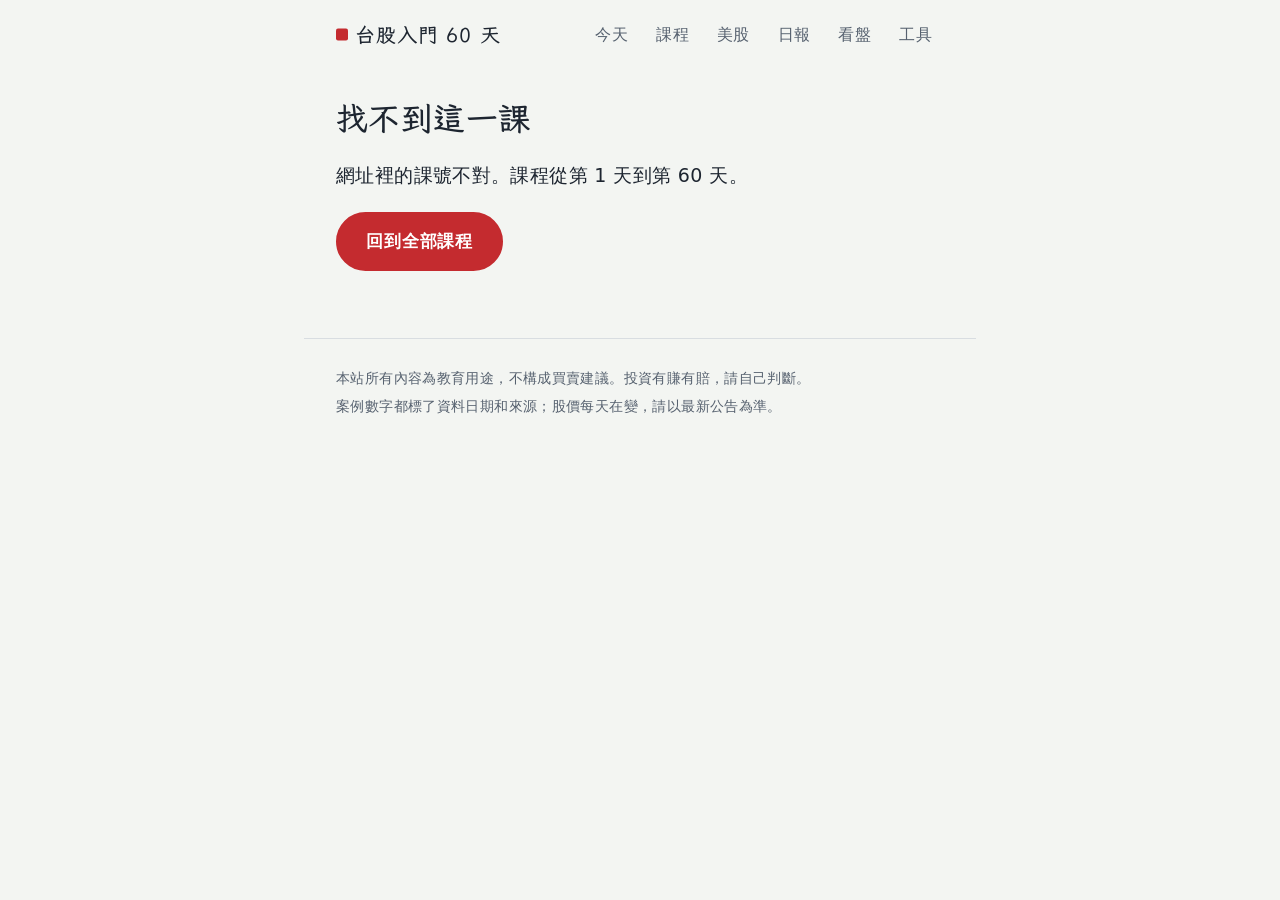
<file: lesson.html>
<!doctype html>
<html lang="zh-Hant-TW">
<head>
<meta charset="utf-8">
<meta name="viewport" content="width=device-width, initial-scale=1, viewport-fit=cover">
<title>台股入門 60 天</title>
<meta name="description" content="給完全沒買過股票的人：60 天從開戶、下第一筆零股，到看懂財報、線圖指標、美股和長期投資策略。">
<meta name="theme-color" content="#c42b2f">
<link rel="icon" href="favicon.svg" type="image/svg+xml">
<link rel="preconnect" href="https://fonts.googleapis.com">
<link rel="preconnect" href="https://fonts.gstatic.com" crossorigin>
<link rel="stylesheet" href="https://fonts.googleapis.com/css2?family=LXGW+WenKai+TC:wght@400;700&display=swap">
<link rel="stylesheet" href="css/style.css">
</head>
<body data-page="lesson">
<a class="skip-link" href="#main">跳到主要內容</a>
<header class="site-header">
  <a class="brand" href="index.html"><span class="brand-mark" aria-hidden="true"></span>台股入門 60 天</a>
  <nav class="site-nav" aria-label="主選單">
    <a href="index.html">今天</a>
    <a href="lessons.html">課程</a>
    <a href="us.html">美股</a>
    <a href="trend.html">日報</a>
    <a href="guide.html">看盤</a>
    <a href="tools.html">工具</a>
  </nav>
</header>
<main id="main">
  <noscript><p class="notice">這個網站需要開啟 JavaScript 才能顯示課程。</p></noscript>
</main>
<footer class="site-footer">
  <p>本站所有內容為教育用途，不構成買賣建議。投資有賺有賠，請自己判斷。</p>
  <p>案例數字都標了資料日期和來源；股價每天在變，請以最新公告為準。</p>
</footer>
<script src="js/lessons.js"></script>
<script src="js/app.js"></script>
</body>
</html>
</file>
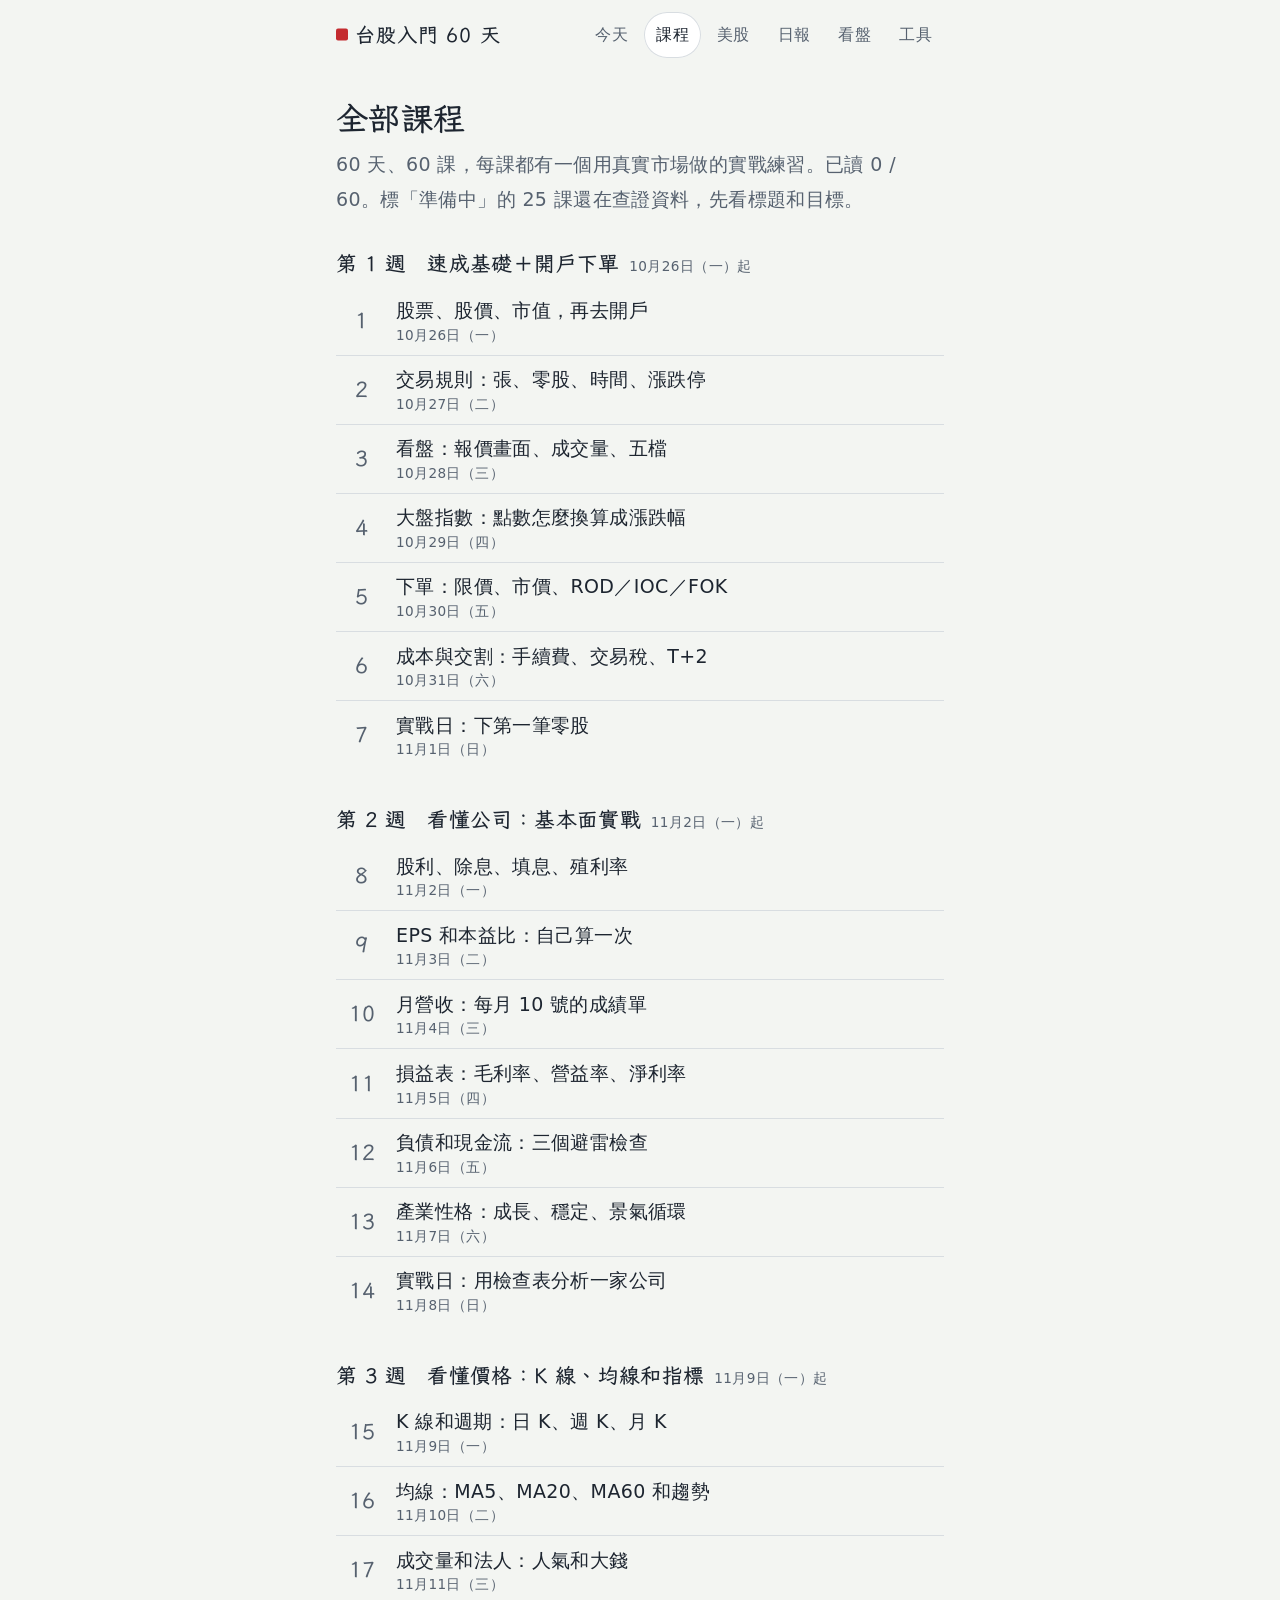
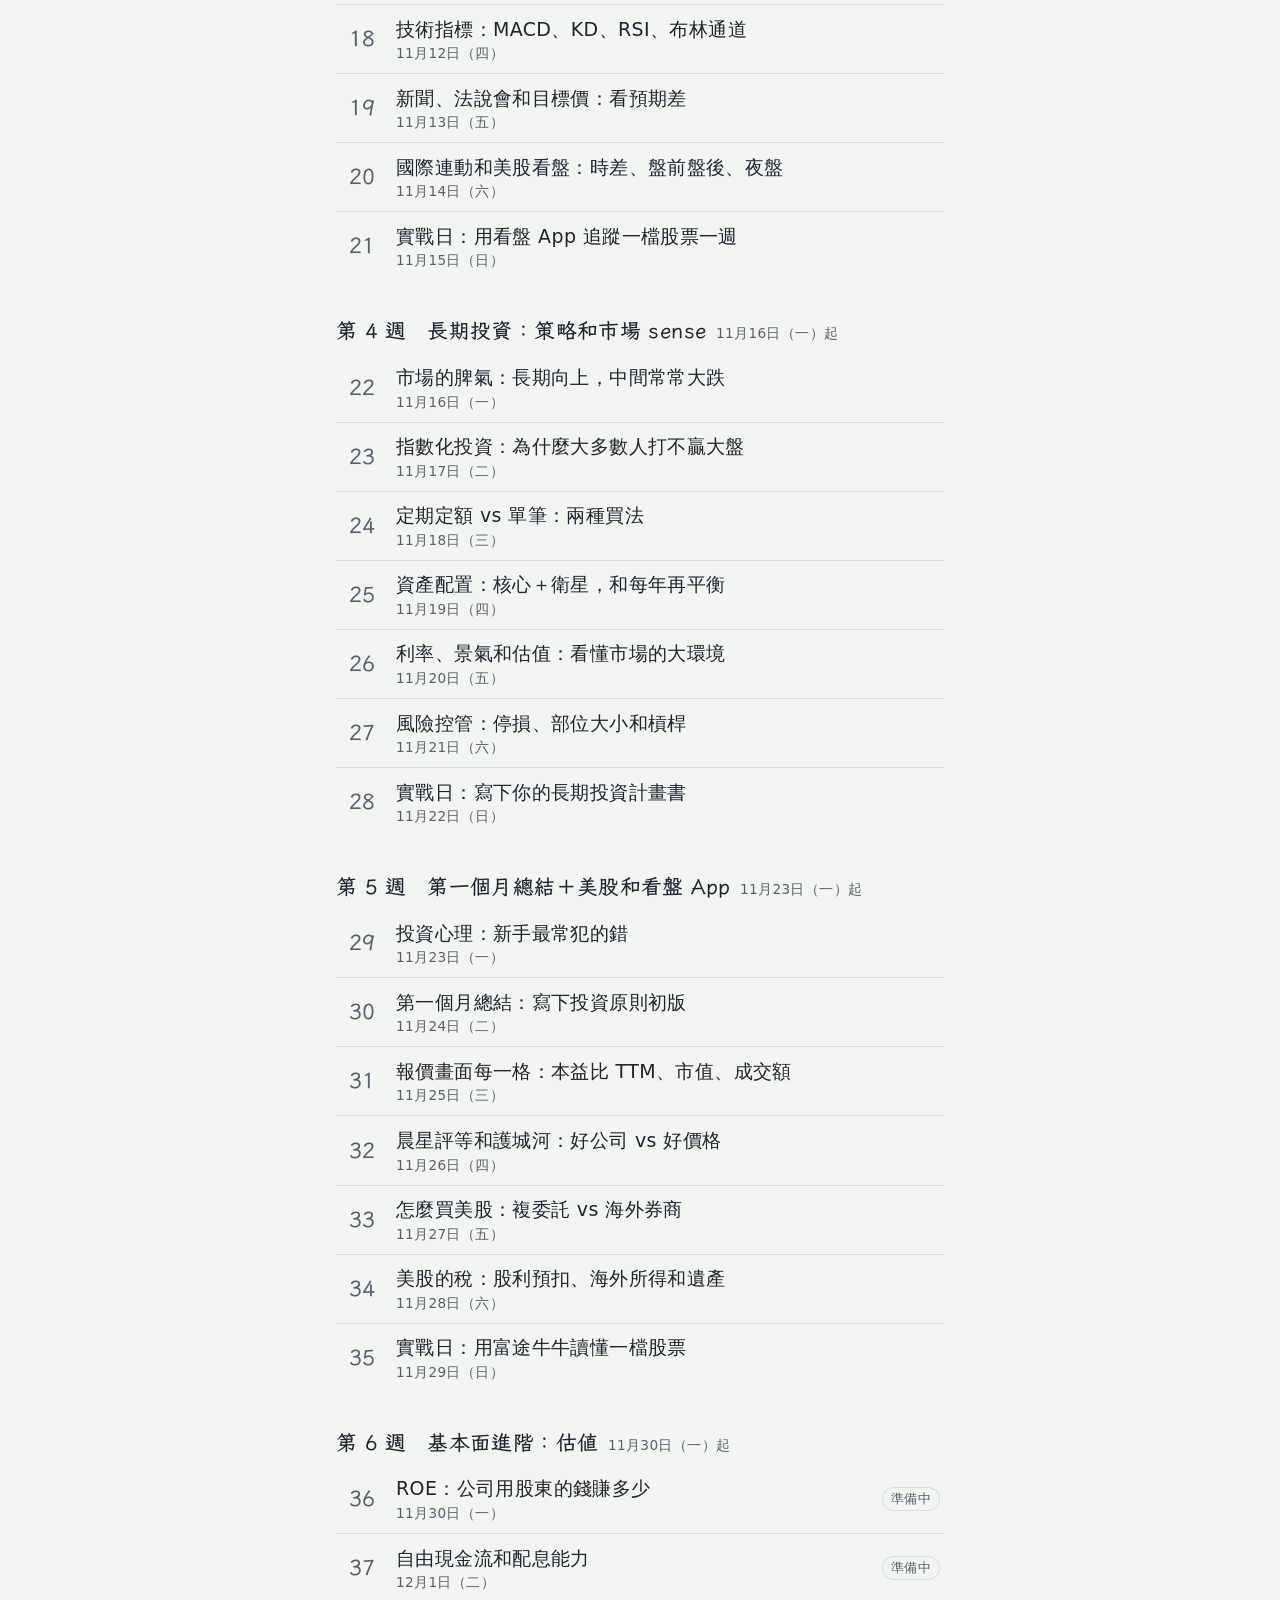
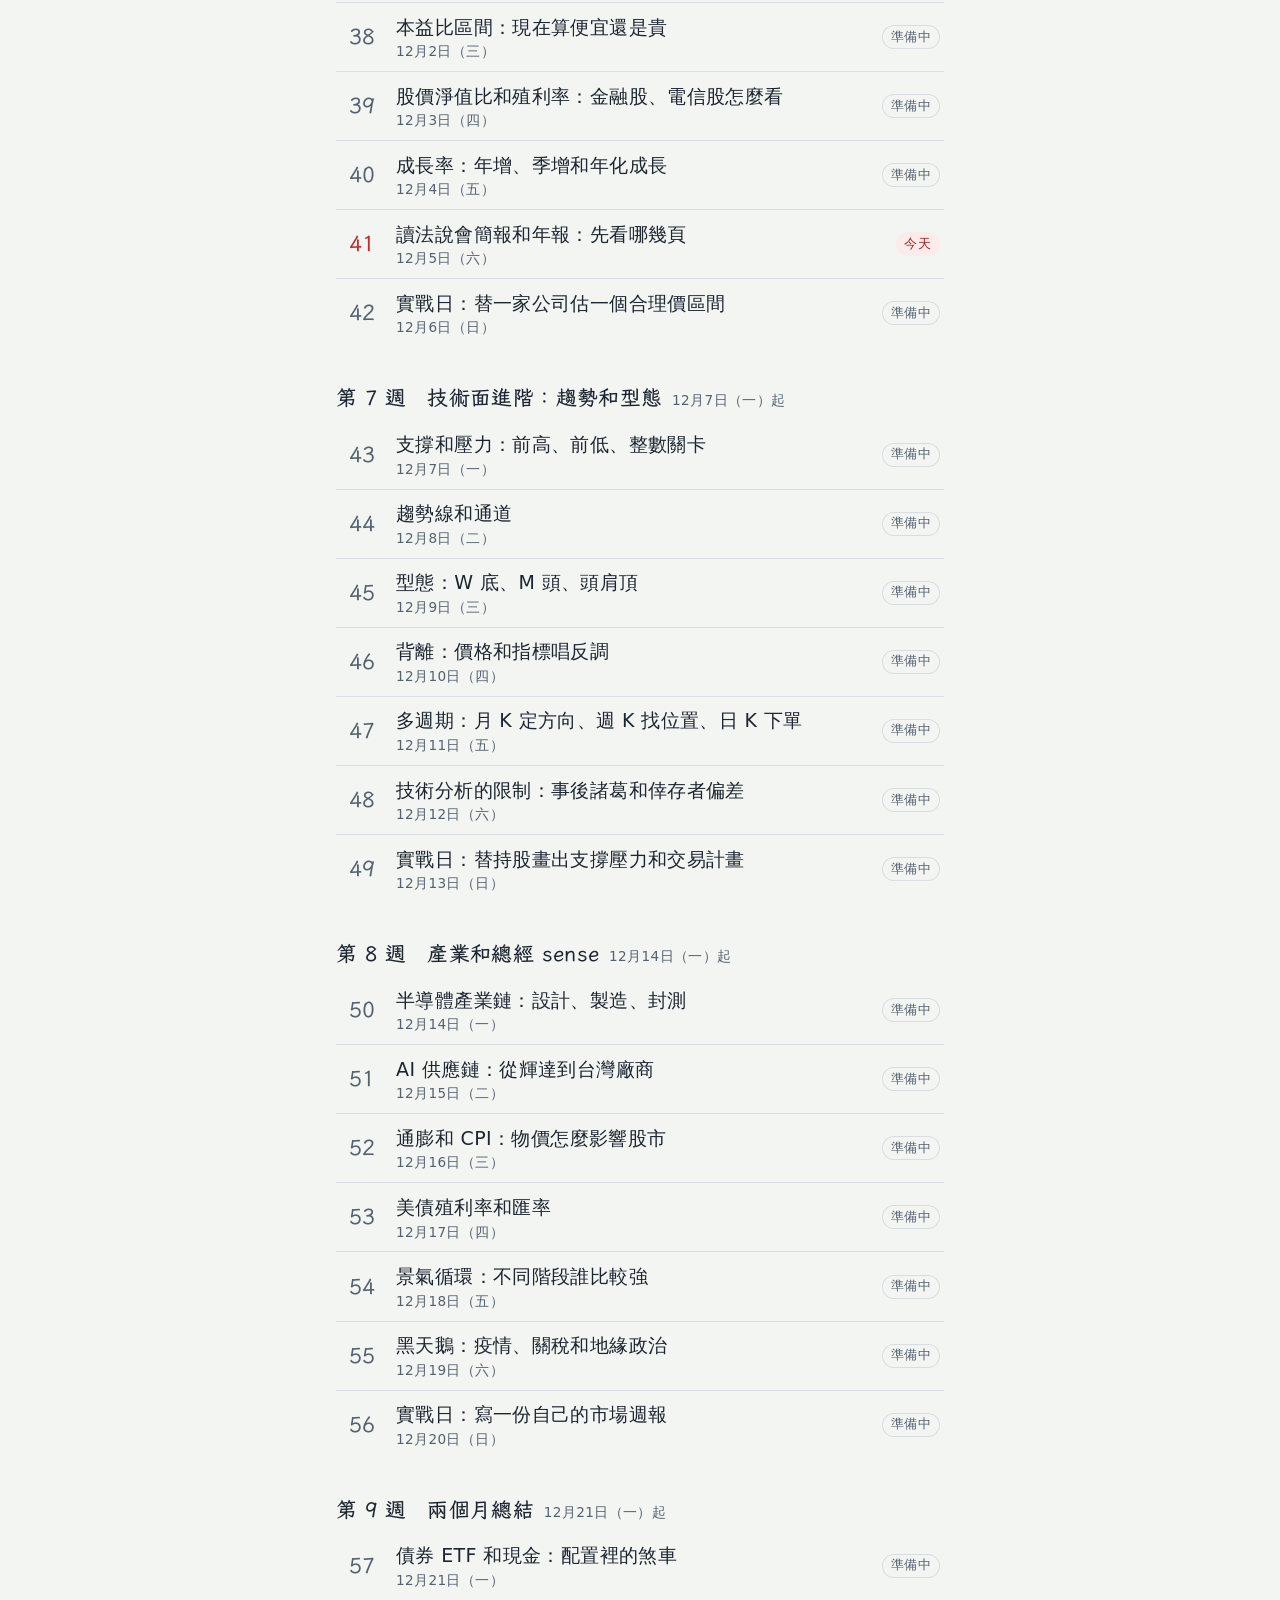
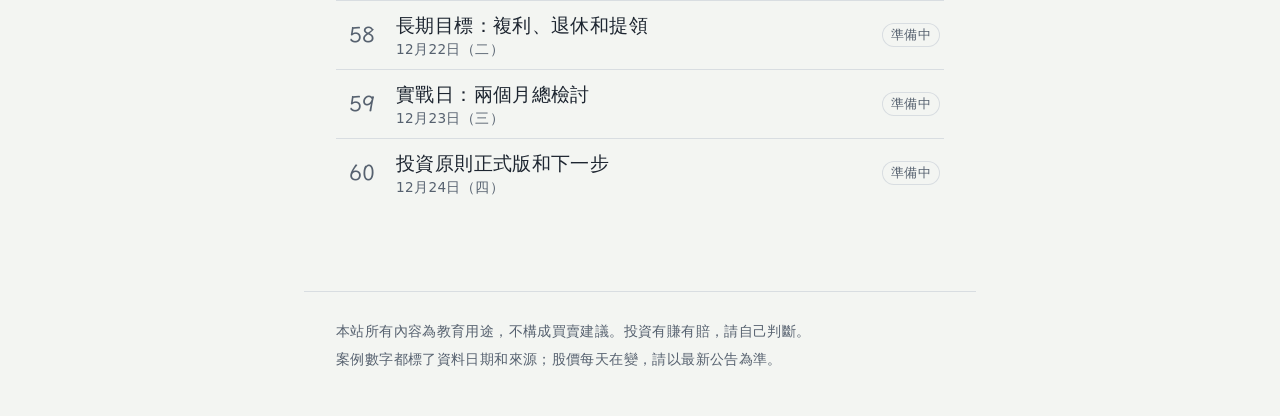
<file: lessons.html>
<!doctype html>
<html lang="zh-Hant-TW">
<head>
<meta charset="utf-8">
<meta name="viewport" content="width=device-width, initial-scale=1, viewport-fit=cover">
<title>全部課程｜台股入門 60 天</title>
<meta name="description" content="給完全沒買過股票的人：60 天從開戶、下第一筆零股，到看懂財報、線圖指標、美股和長期投資策略。">
<meta name="theme-color" content="#c42b2f">
<link rel="icon" href="favicon.svg" type="image/svg+xml">
<link rel="preconnect" href="https://fonts.googleapis.com">
<link rel="preconnect" href="https://fonts.gstatic.com" crossorigin>
<link rel="stylesheet" href="https://fonts.googleapis.com/css2?family=LXGW+WenKai+TC:wght@400;700&display=swap">
<link rel="stylesheet" href="css/style.css">
</head>
<body data-page="catalog">
<a class="skip-link" href="#main">跳到主要內容</a>
<header class="site-header">
  <a class="brand" href="index.html"><span class="brand-mark" aria-hidden="true"></span>台股入門 60 天</a>
  <nav class="site-nav" aria-label="主選單">
    <a href="index.html">今天</a>
    <a href="lessons.html" aria-current="page">課程</a>
    <a href="us.html">美股</a>
    <a href="trend.html">日報</a>
    <a href="guide.html">看盤</a>
    <a href="tools.html">工具</a>
  </nav>
</header>
<main id="main">
  <noscript><p class="notice">這個網站需要開啟 JavaScript 才能顯示課程。</p></noscript>
</main>
<footer class="site-footer">
  <p>本站所有內容為教育用途，不構成買賣建議。投資有賺有賠，請自己判斷。</p>
  <p>案例數字都標了資料日期和來源；股價每天在變，請以最新公告為準。</p>
</footer>
<script src="js/lessons.js"></script>
<script src="js/app.js"></script>
</body>
</html>
</file>
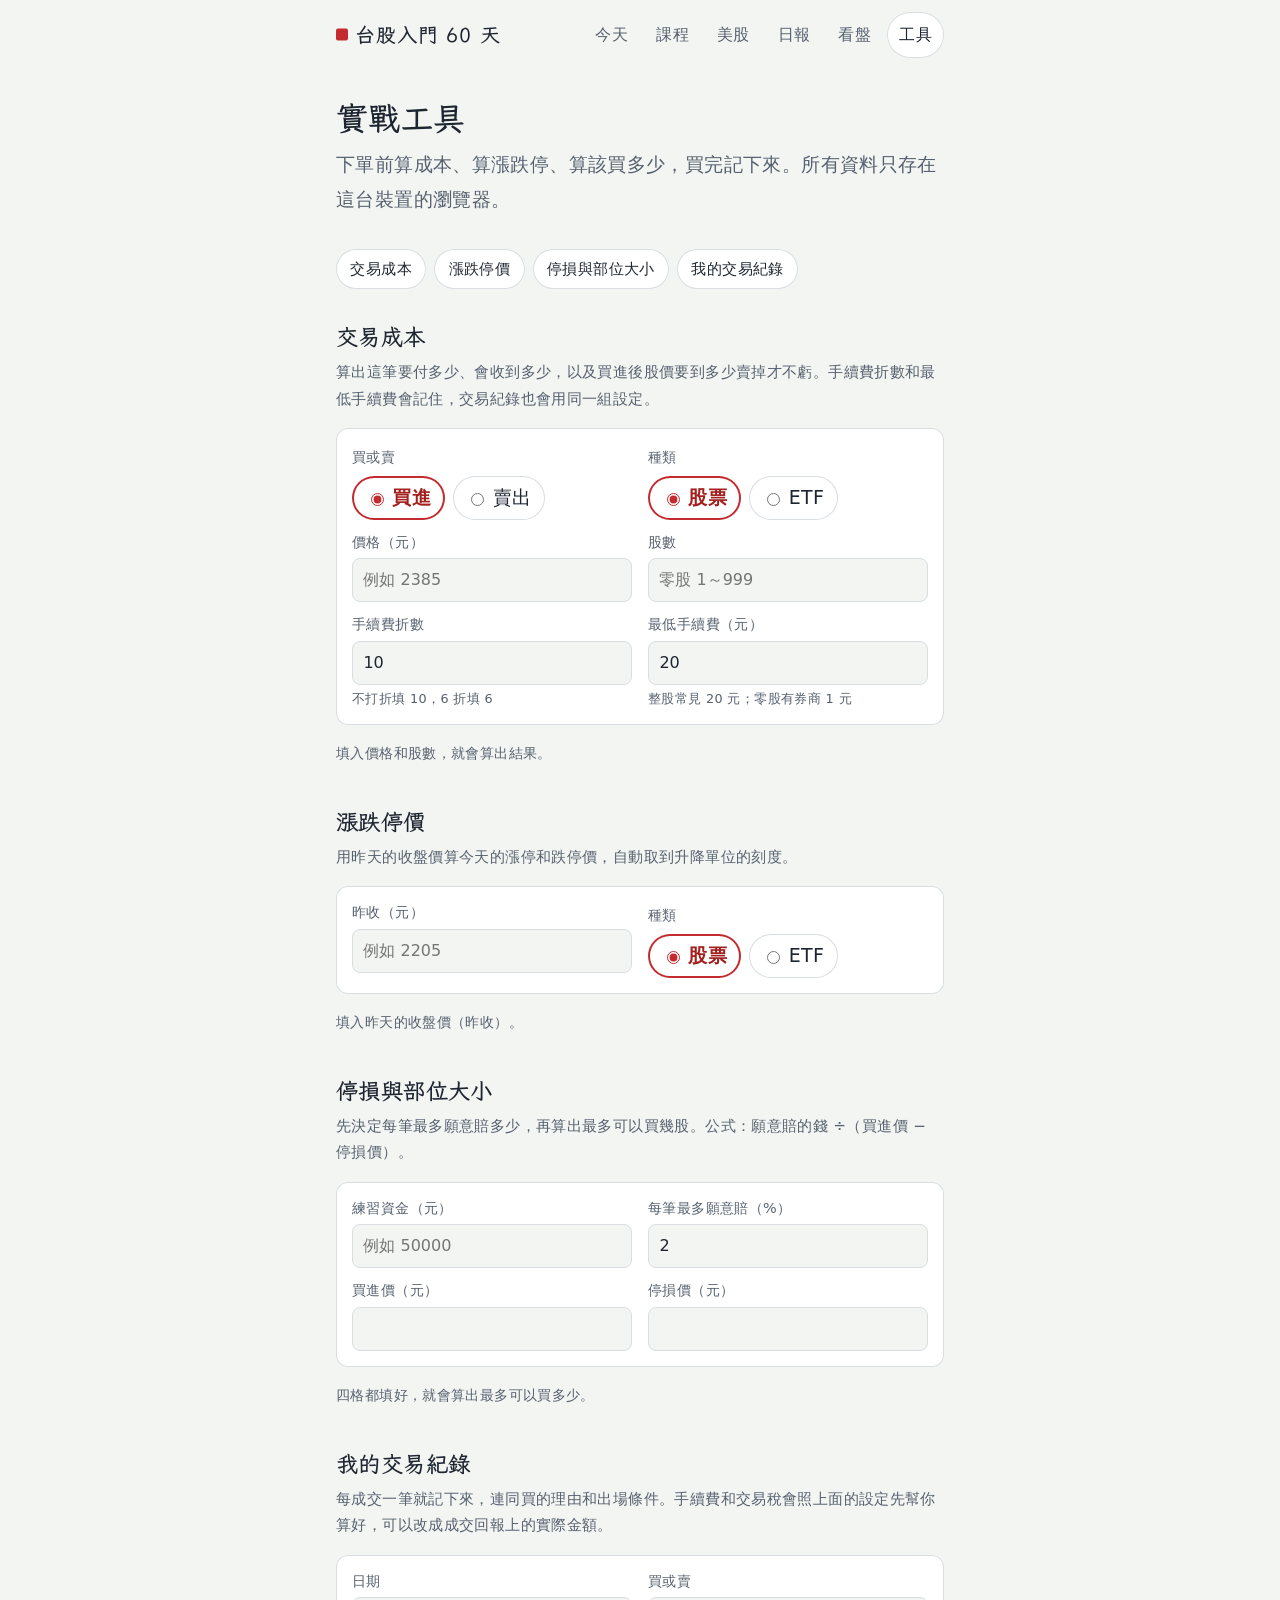
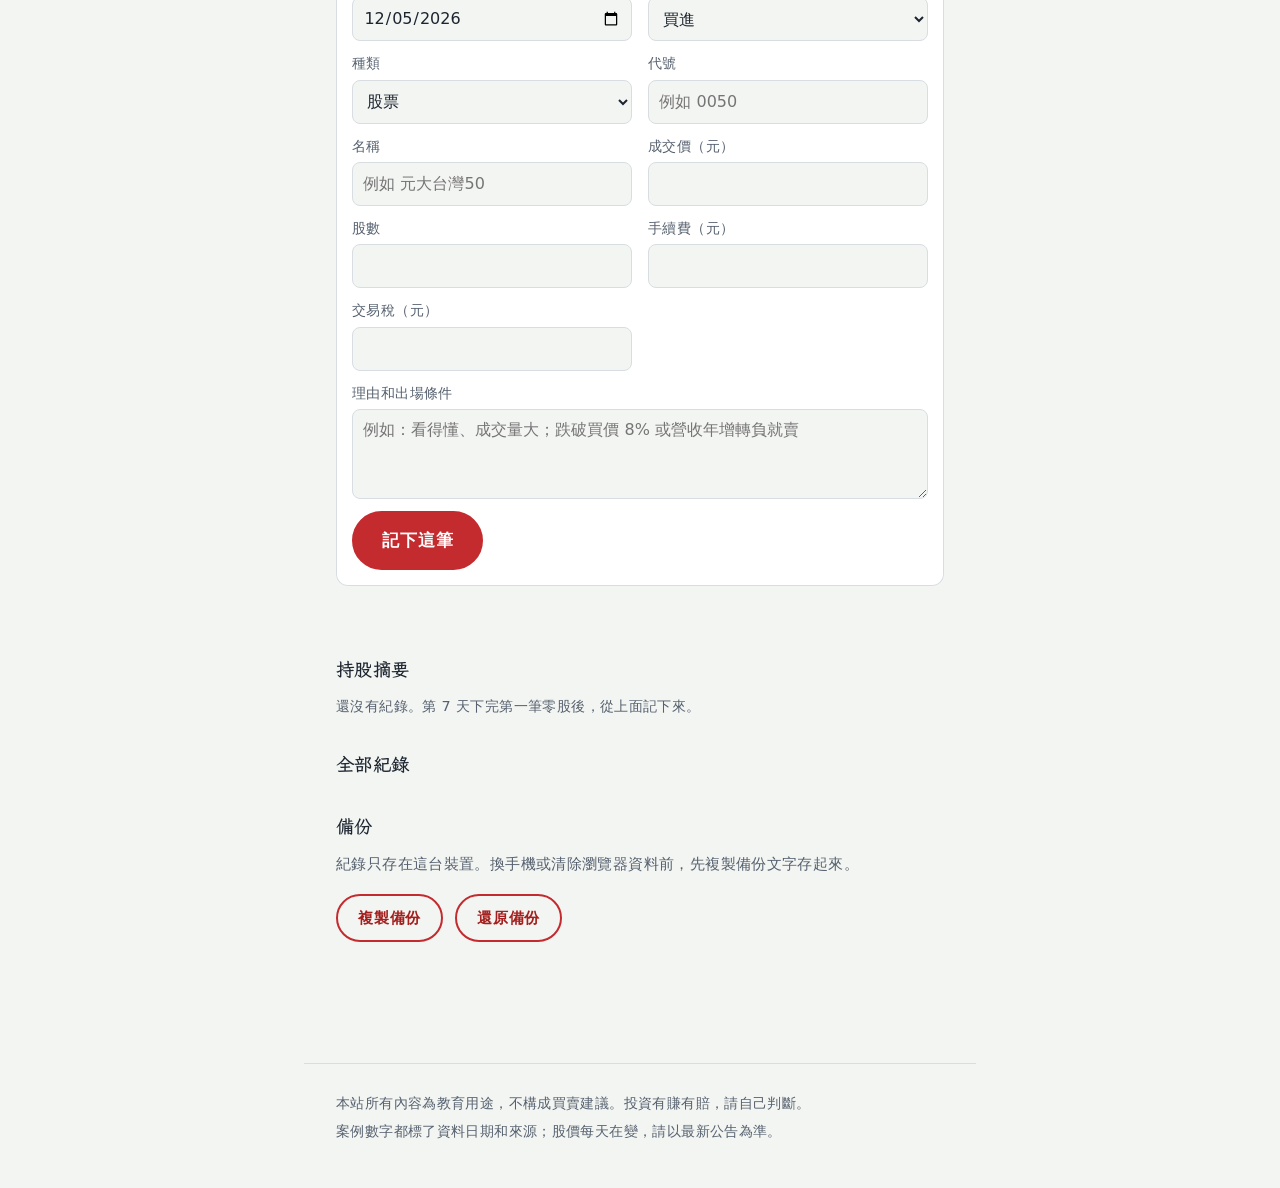
<file: tools.html>
<!doctype html>
<html lang="zh-Hant-TW">
<head>
<meta charset="utf-8">
<meta name="viewport" content="width=device-width, initial-scale=1, viewport-fit=cover">
<title>實戰工具｜台股入門 60 天</title>
<meta name="description" content="給完全沒買過股票的人：60 天從開戶、下第一筆零股，到看懂財報、線圖指標、美股和長期投資策略。">
<meta name="theme-color" content="#c42b2f">
<link rel="icon" href="favicon.svg" type="image/svg+xml">
<link rel="preconnect" href="https://fonts.googleapis.com">
<link rel="preconnect" href="https://fonts.gstatic.com" crossorigin>
<link rel="stylesheet" href="https://fonts.googleapis.com/css2?family=LXGW+WenKai+TC:wght@400;700&display=swap">
<link rel="stylesheet" href="css/style.css">
</head>
<body data-page="tools">
<a class="skip-link" href="#main">跳到主要內容</a>
<header class="site-header">
  <a class="brand" href="index.html"><span class="brand-mark" aria-hidden="true"></span>台股入門 60 天</a>
  <nav class="site-nav" aria-label="主選單">
    <a href="index.html">今天</a>
    <a href="lessons.html">課程</a>
    <a href="us.html">美股</a>
    <a href="trend.html">日報</a>
    <a href="guide.html">看盤</a>
    <a href="tools.html" aria-current="page">工具</a>
  </nav>
</header>
<main id="main">
  <h1 class="page-title">實戰工具</h1>
  <p class="page-lead">下單前算成本、算漲跌停、算該買多少，買完記下來。所有資料只存在這台裝置的瀏覽器。</p>
  <nav class="tool-nav" aria-label="工具">
    <a href="#cost">交易成本</a>
    <a href="#limit">漲跌停價</a>
    <a href="#size">停損與部位大小</a>
    <a href="#log">我的交易紀錄</a>
  </nav>

  <section class="tool" id="cost" aria-labelledby="cost-title">
    <h2 id="cost-title">交易成本</h2>
    <p class="tool-desc">算出這筆要付多少、會收到多少，以及買進後股價要到多少賣掉才不虧。手續費折數和最低手續費會記住，交易紀錄也會用同一組設定。</p>
    <form class="tool-form" onsubmit="return false">
      <fieldset class="seg"><legend>買或賣</legend>
        <label><input type="radio" name="cost-side" value="buy" checked> 買進</label>
        <label><input type="radio" name="cost-side" value="sell"> 賣出</label>
      </fieldset>
      <fieldset class="seg"><legend>種類</legend>
        <label><input type="radio" name="cost-kind" value="stock" checked> 股票</label>
        <label><input type="radio" name="cost-kind" value="etf"> ETF</label>
      </fieldset>
      <label class="field">價格（元）<input id="cost-price" type="number" inputmode="decimal" step="0.01" min="0" placeholder="例如 2385"></label>
      <label class="field">股數<input id="cost-qty" type="number" inputmode="numeric" step="1" min="1" placeholder="零股 1～999"></label>
      <label class="field">手續費折數<input id="fee-discount" type="number" inputmode="decimal" step="0.1" min="0.1" max="10"><small>不打折填 10，6 折填 6</small></label>
      <label class="field">最低手續費（元）<input id="fee-min" type="number" inputmode="numeric" step="1" min="0"><small>整股常見 20 元；零股有券商 1 元</small></label>
    </form>
    <div class="tool-out" id="cost-out" aria-live="polite"></div>
  </section>

  <section class="tool" id="limit" aria-labelledby="limit-title">
    <h2 id="limit-title">漲跌停價</h2>
    <p class="tool-desc">用昨天的收盤價算今天的漲停和跌停價，自動取到升降單位的刻度。</p>
    <form class="tool-form" onsubmit="return false">
      <label class="field">昨收（元）<input id="limit-prev" type="number" inputmode="decimal" step="0.01" min="0" placeholder="例如 2205"></label>
      <fieldset class="seg"><legend>種類</legend>
        <label><input type="radio" name="limit-kind" value="stock" checked> 股票</label>
        <label><input type="radio" name="limit-kind" value="etf"> ETF</label>
      </fieldset>
    </form>
    <div class="tool-out" id="limit-out" aria-live="polite"></div>
  </section>

  <section class="tool" id="size" aria-labelledby="size-title">
    <h2 id="size-title">停損與部位大小</h2>
    <p class="tool-desc">先決定每筆最多願意賠多少，再算出最多可以買幾股。公式：願意賠的錢 ÷（買進價 − 停損價）。</p>
    <form class="tool-form" onsubmit="return false">
      <label class="field">練習資金（元）<input id="size-capital" type="number" inputmode="numeric" step="100" min="0" placeholder="例如 50000"></label>
      <label class="field">每筆最多願意賠（%）<input id="size-risk" type="number" inputmode="decimal" step="0.5" min="0" value="2"></label>
      <label class="field">買進價（元）<input id="size-buy" type="number" inputmode="decimal" step="0.01" min="0"></label>
      <label class="field">停損價（元）<input id="size-stop" type="number" inputmode="decimal" step="0.01" min="0"></label>
    </form>
    <div class="tool-out" id="size-out" aria-live="polite"></div>
  </section>

  <section class="tool" id="log" aria-labelledby="log-title">
    <h2 id="log-title">我的交易紀錄</h2>
    <p class="tool-desc">每成交一筆就記下來，連同買的理由和出場條件。手續費和交易稅會照上面的設定先幫你算好，可以改成成交回報上的實際金額。</p>
    <form class="tool-form" id="trade-form">
      <label class="field">日期<input id="t-date" type="date"></label>
      <label class="field">買或賣<select id="t-side"><option value="buy">買進</option><option value="sell">賣出</option></select></label>
      <label class="field">種類<select id="t-kind"><option value="stock">股票</option><option value="etf">ETF</option></select></label>
      <label class="field">代號<input id="t-code" type="text" autocomplete="off" placeholder="例如 0050"></label>
      <label class="field">名稱<input id="t-name" type="text" autocomplete="off" placeholder="例如 元大台灣50"></label>
      <label class="field">成交價（元）<input id="t-price" type="number" inputmode="decimal" step="0.01" min="0"></label>
      <label class="field">股數<input id="t-qty" type="number" inputmode="numeric" step="1" min="1"></label>
      <label class="field">手續費（元）<input id="t-fee" type="number" inputmode="numeric" step="1" min="0"></label>
      <label class="field">交易稅（元）<input id="t-tax" type="number" inputmode="numeric" step="1" min="0"></label>
      <label class="field field-wide">理由和出場條件<textarea id="t-note" rows="3" placeholder="例如：看得懂、成交量大；跌破買價 8% 或營收年增轉負就賣"></textarea></label>
      <div class="field-wide"><button type="submit" class="btn">記下這筆</button></div>
    </form>
    <p class="tool-msg" id="t-msg" aria-live="polite"></p>
    <h3 class="tool-sub">持股摘要</h3>
    <div id="t-summary"></div>
    <h3 class="tool-sub">全部紀錄</h3>
    <div id="t-list"></div>
    <h3 class="tool-sub">備份</h3>
    <p class="tool-desc">紀錄只存在這台裝置。換手機或清除瀏覽器資料前，先複製備份文字存起來。</p>
    <div class="tool-actions">
      <button type="button" class="btn btn-quiet" id="backup-btn">複製備份</button>
      <button type="button" class="btn btn-quiet" id="restore-btn">還原備份</button>
    </div>
    <label class="sr-only" for="backup-text">備份文字</label>
    <textarea id="backup-text" class="backup-text" rows="4" hidden></textarea>
    <p class="tool-msg" id="backup-msg" aria-live="polite"></p>
  </section>
</main>
<footer class="site-footer">
  <p>本站所有內容為教育用途，不構成買賣建議。投資有賺有賠，請自己判斷。</p>
  <p>案例數字都標了資料日期和來源；股價每天在變，請以最新公告為準。</p>
</footer>
<script src="js/tools.js"></script>
</body>
</html>
</file>
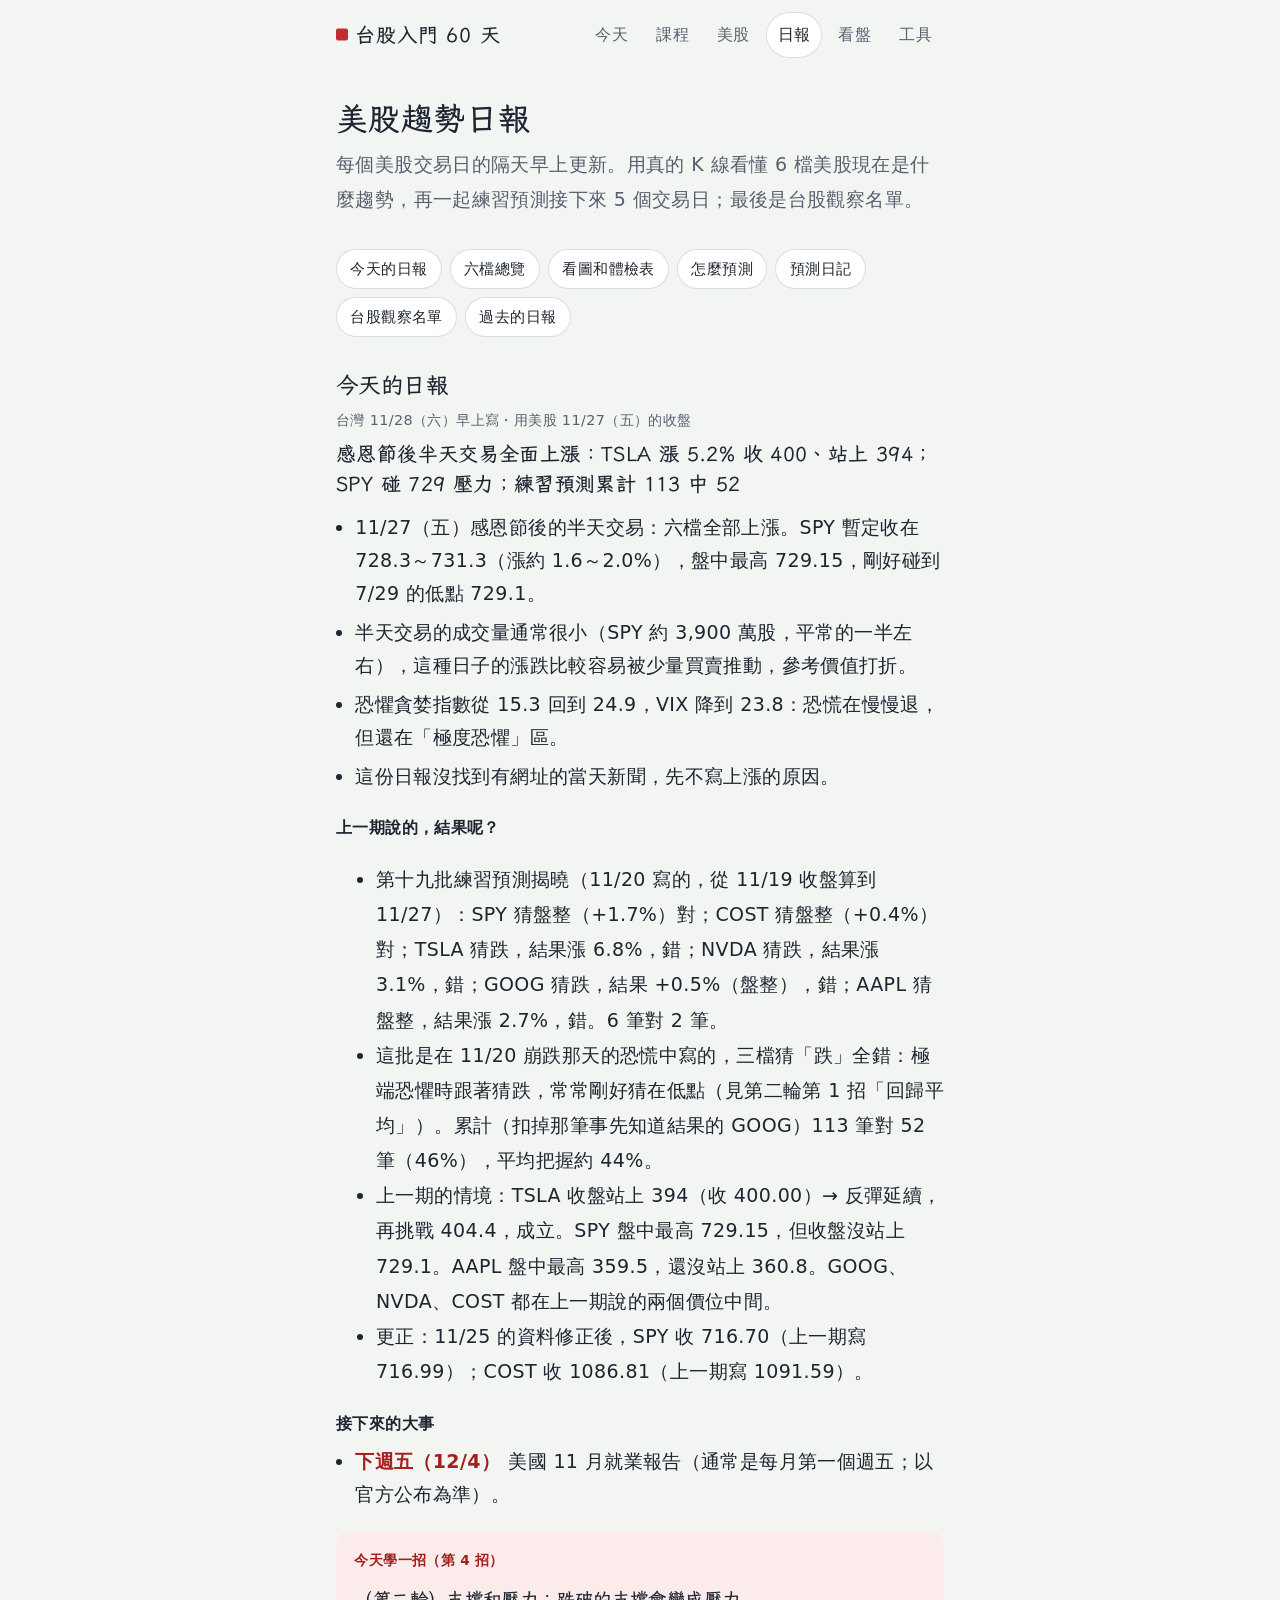
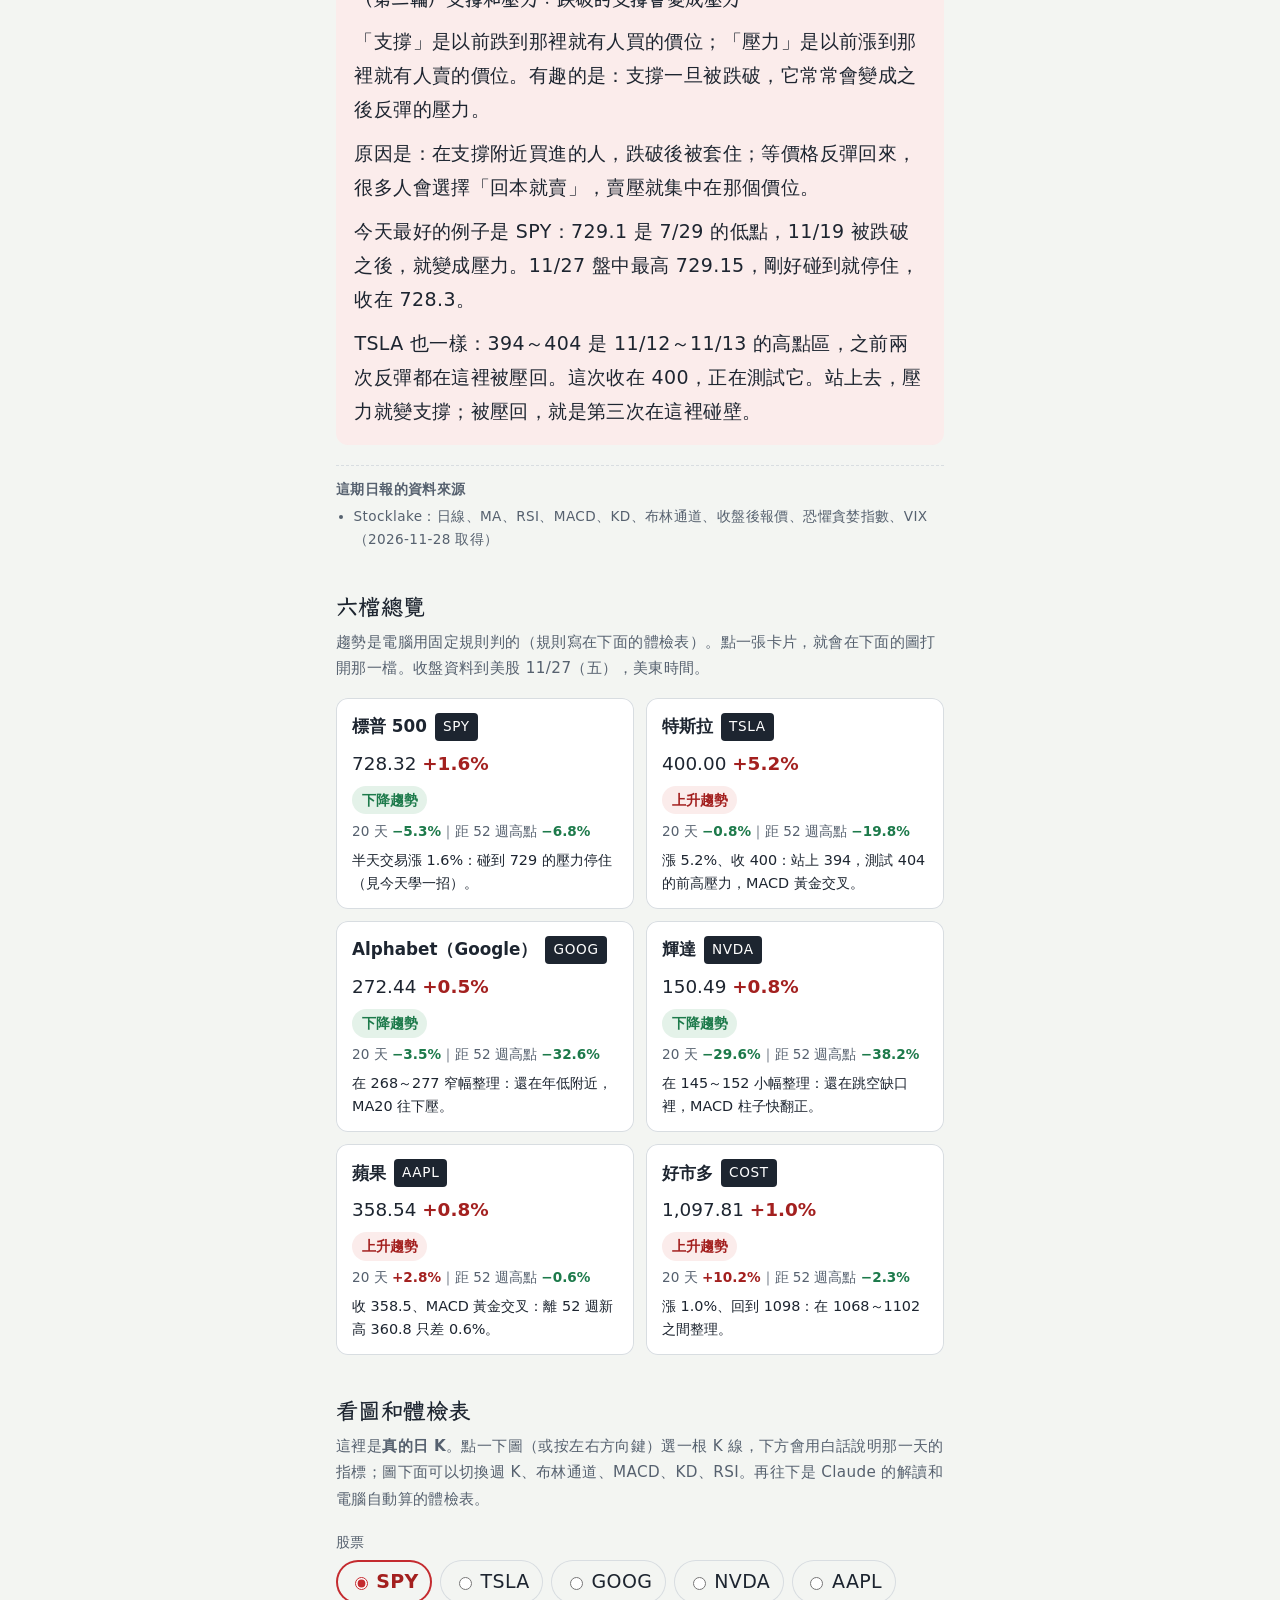
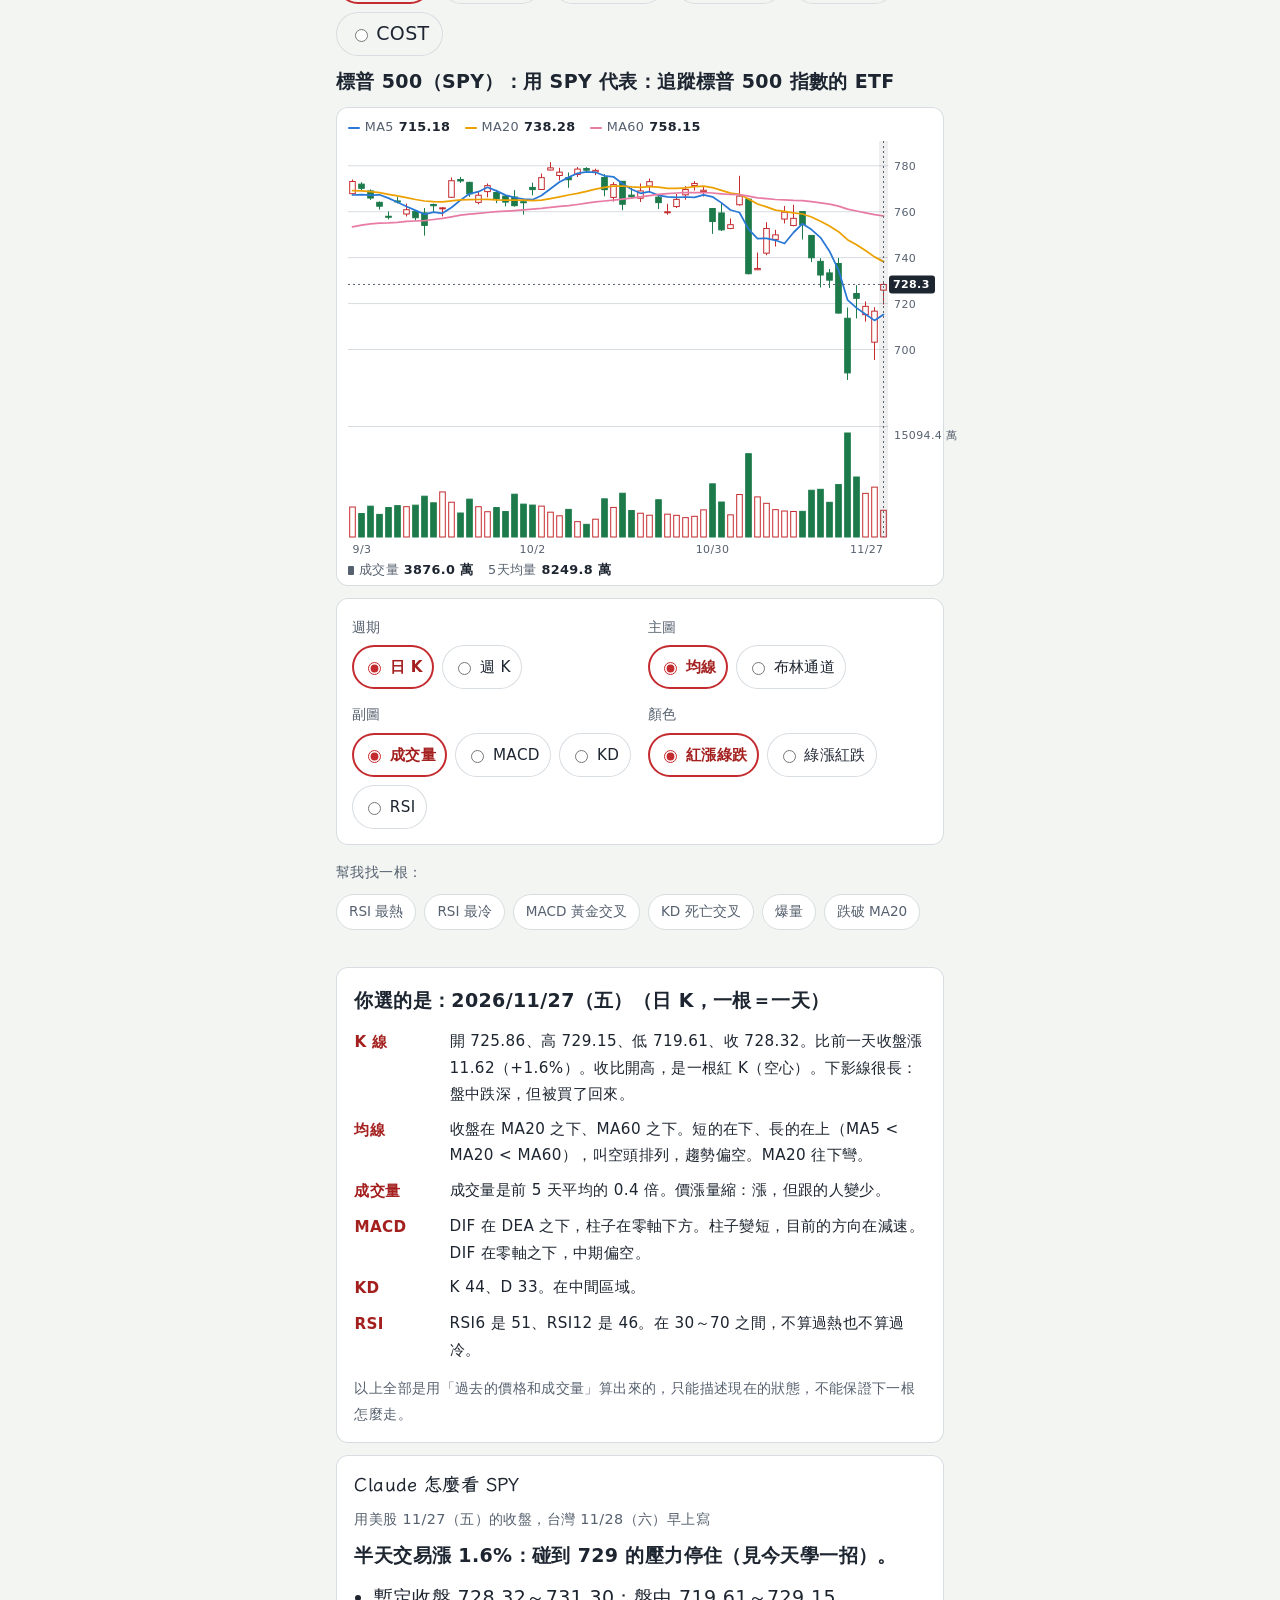
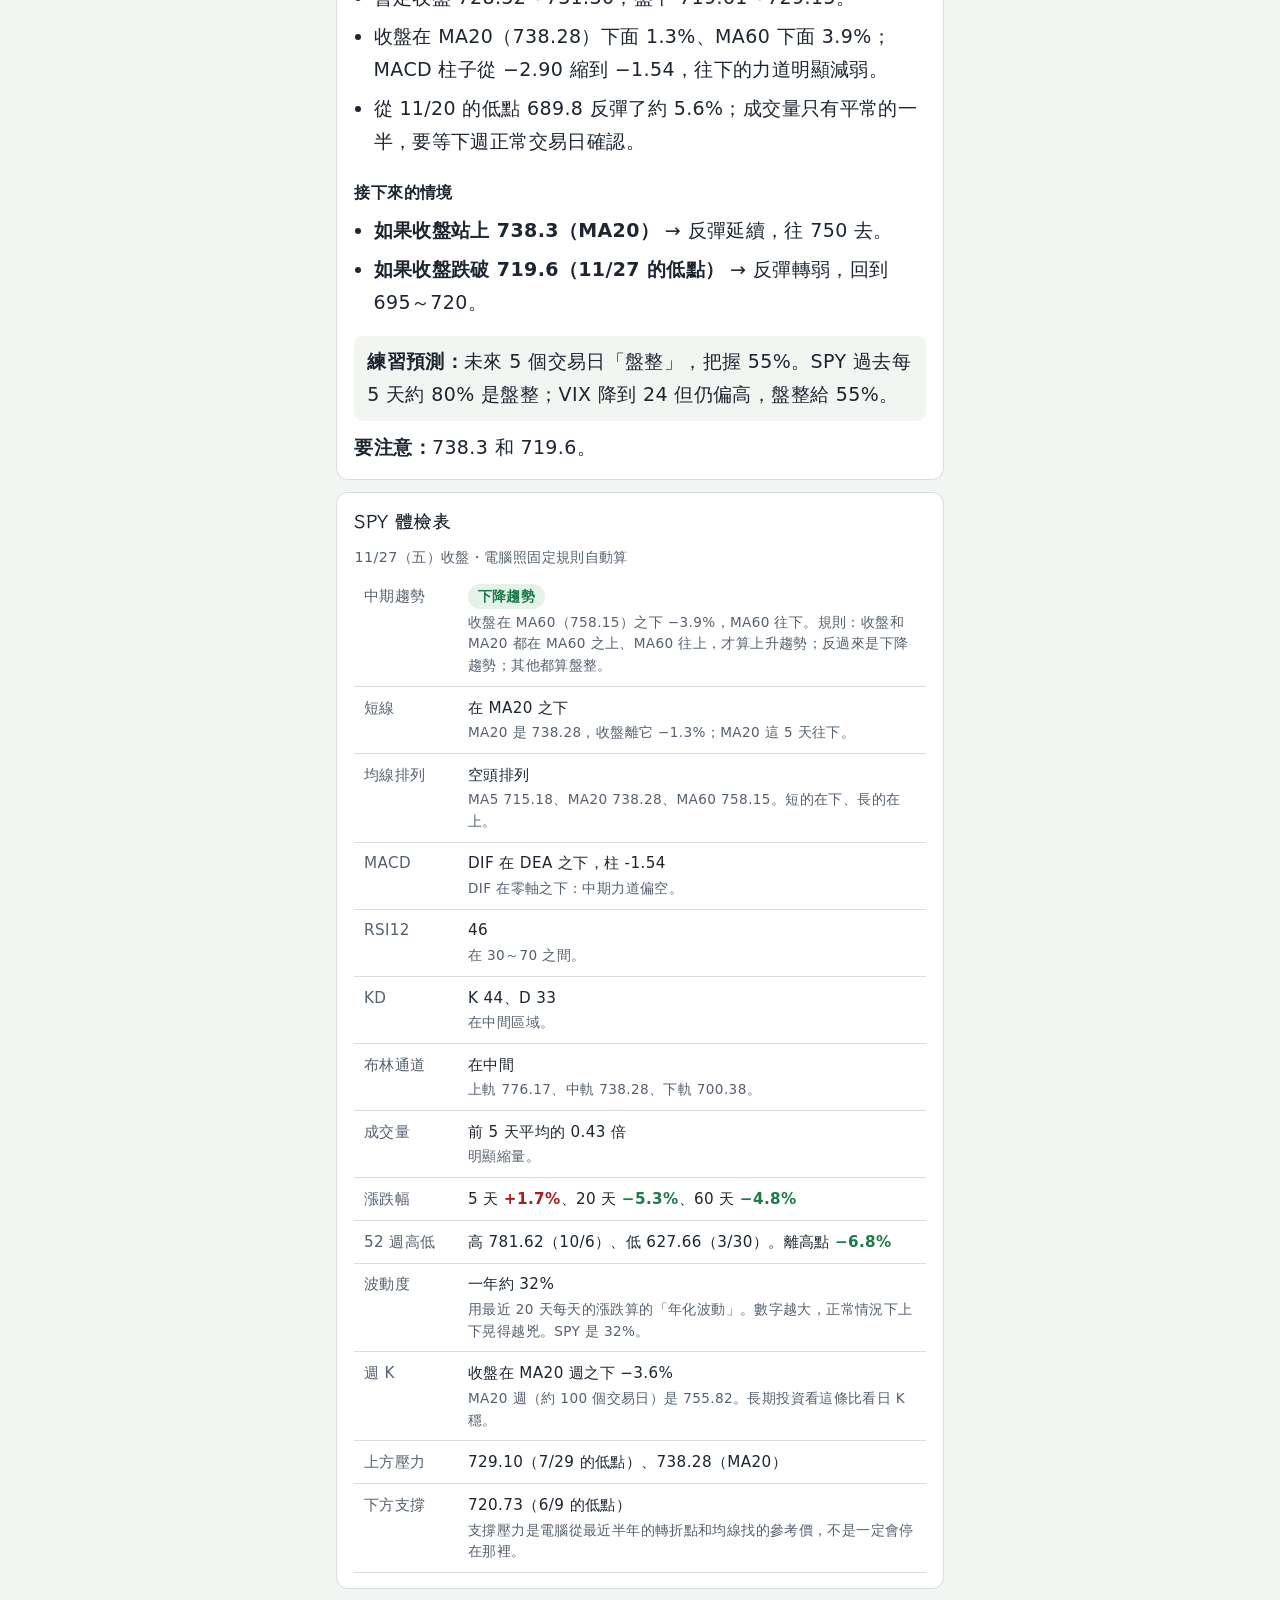
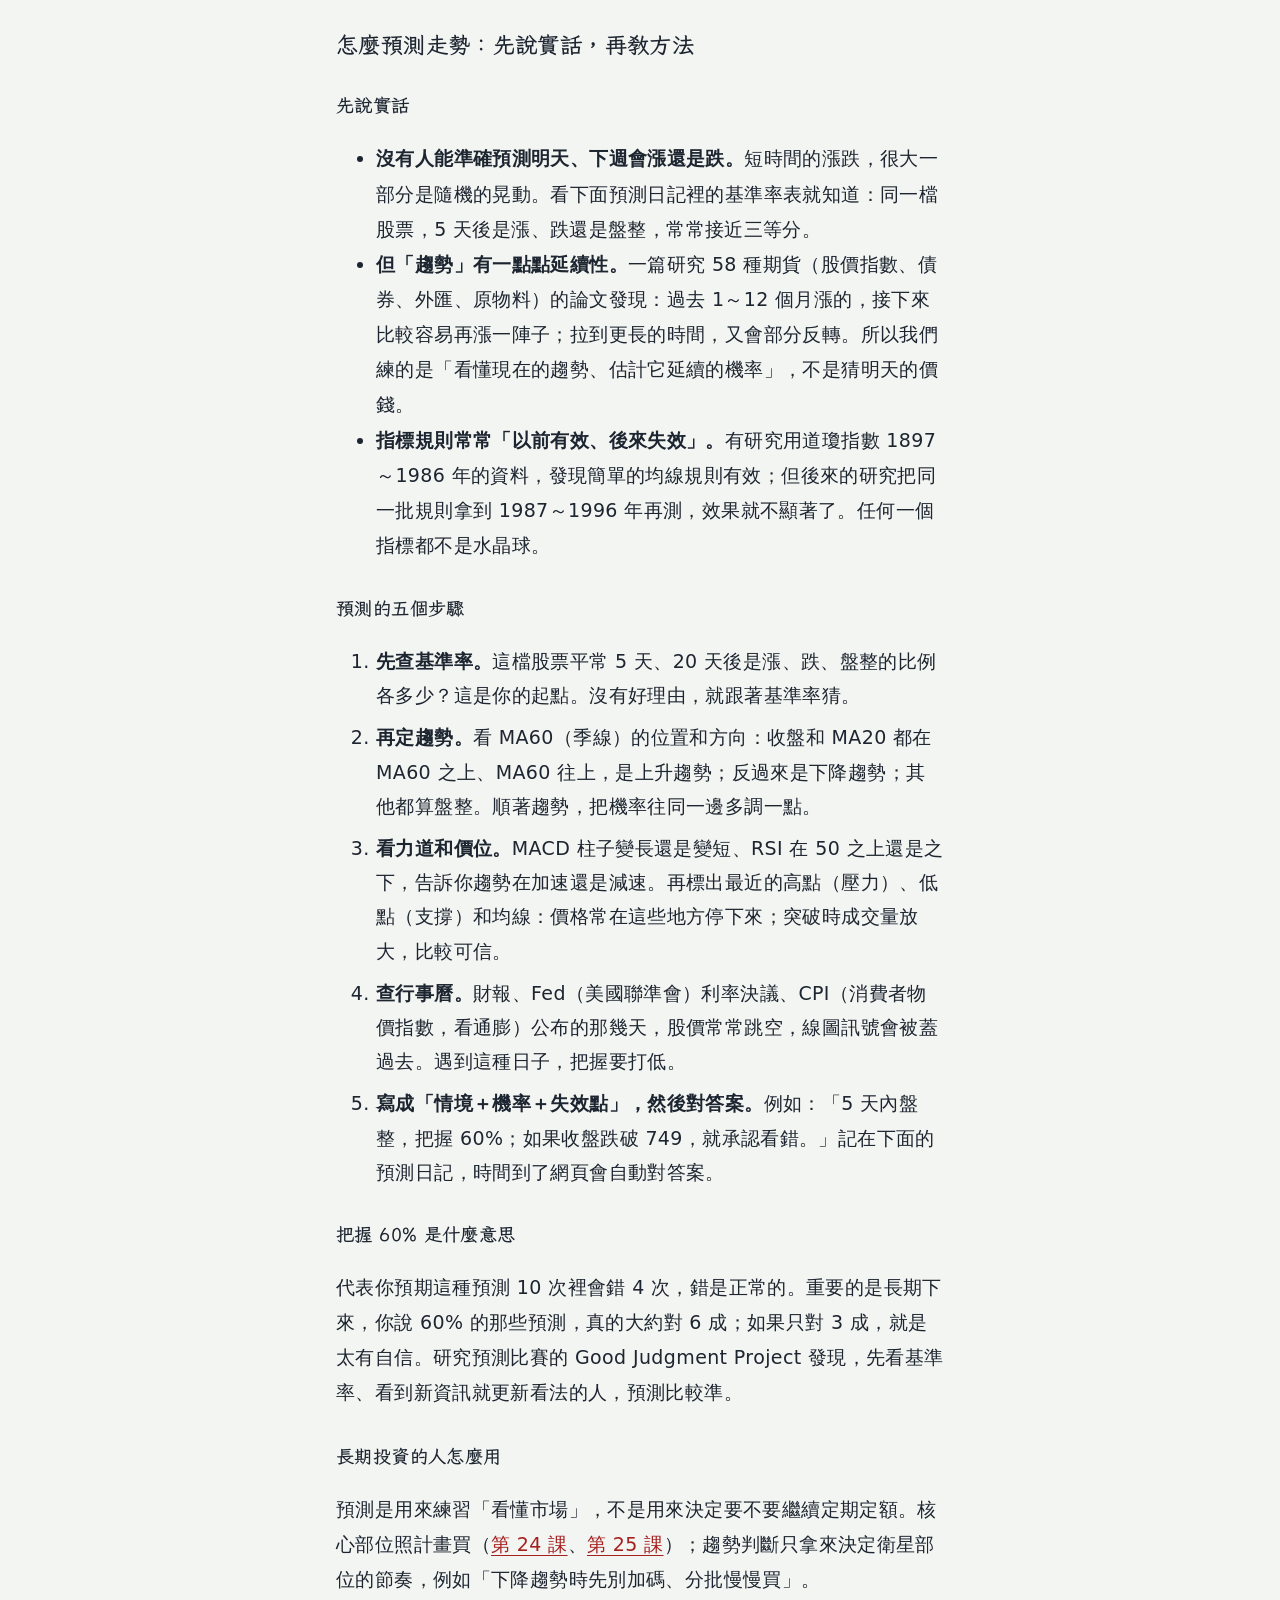
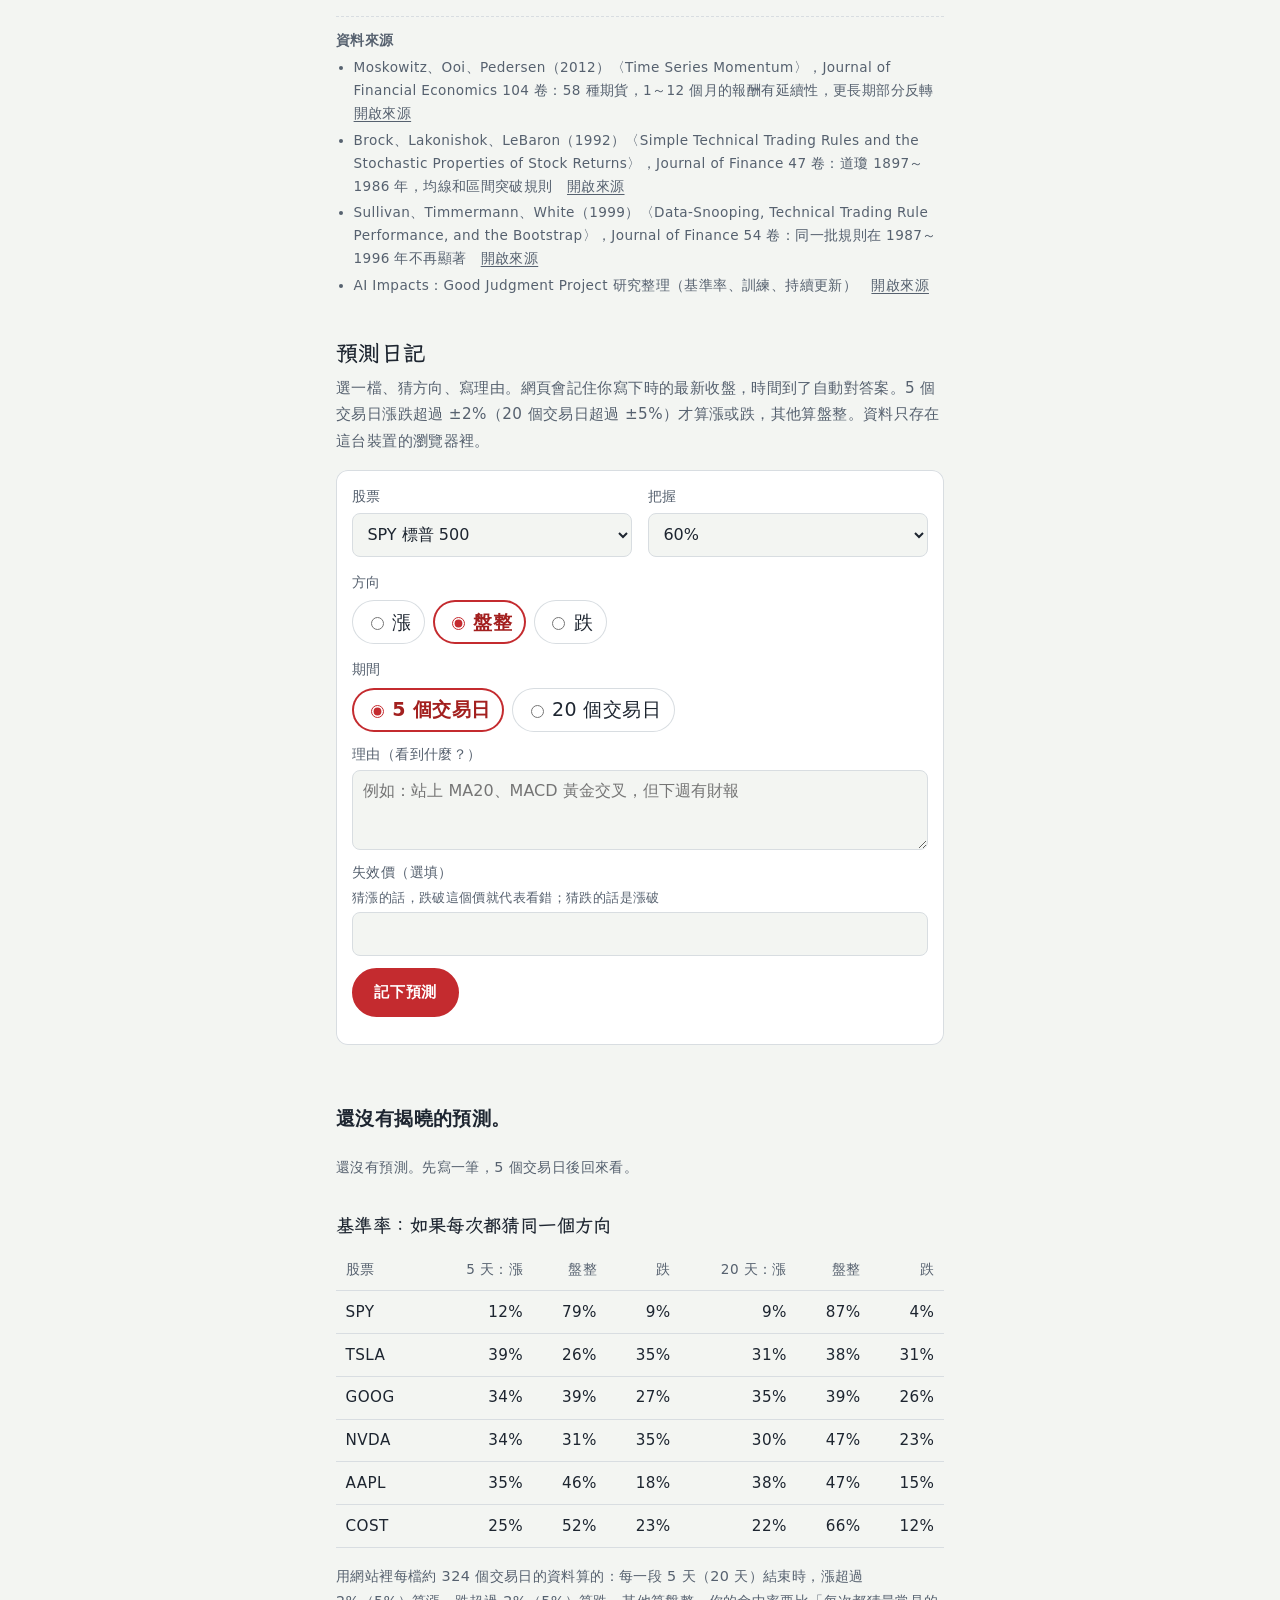
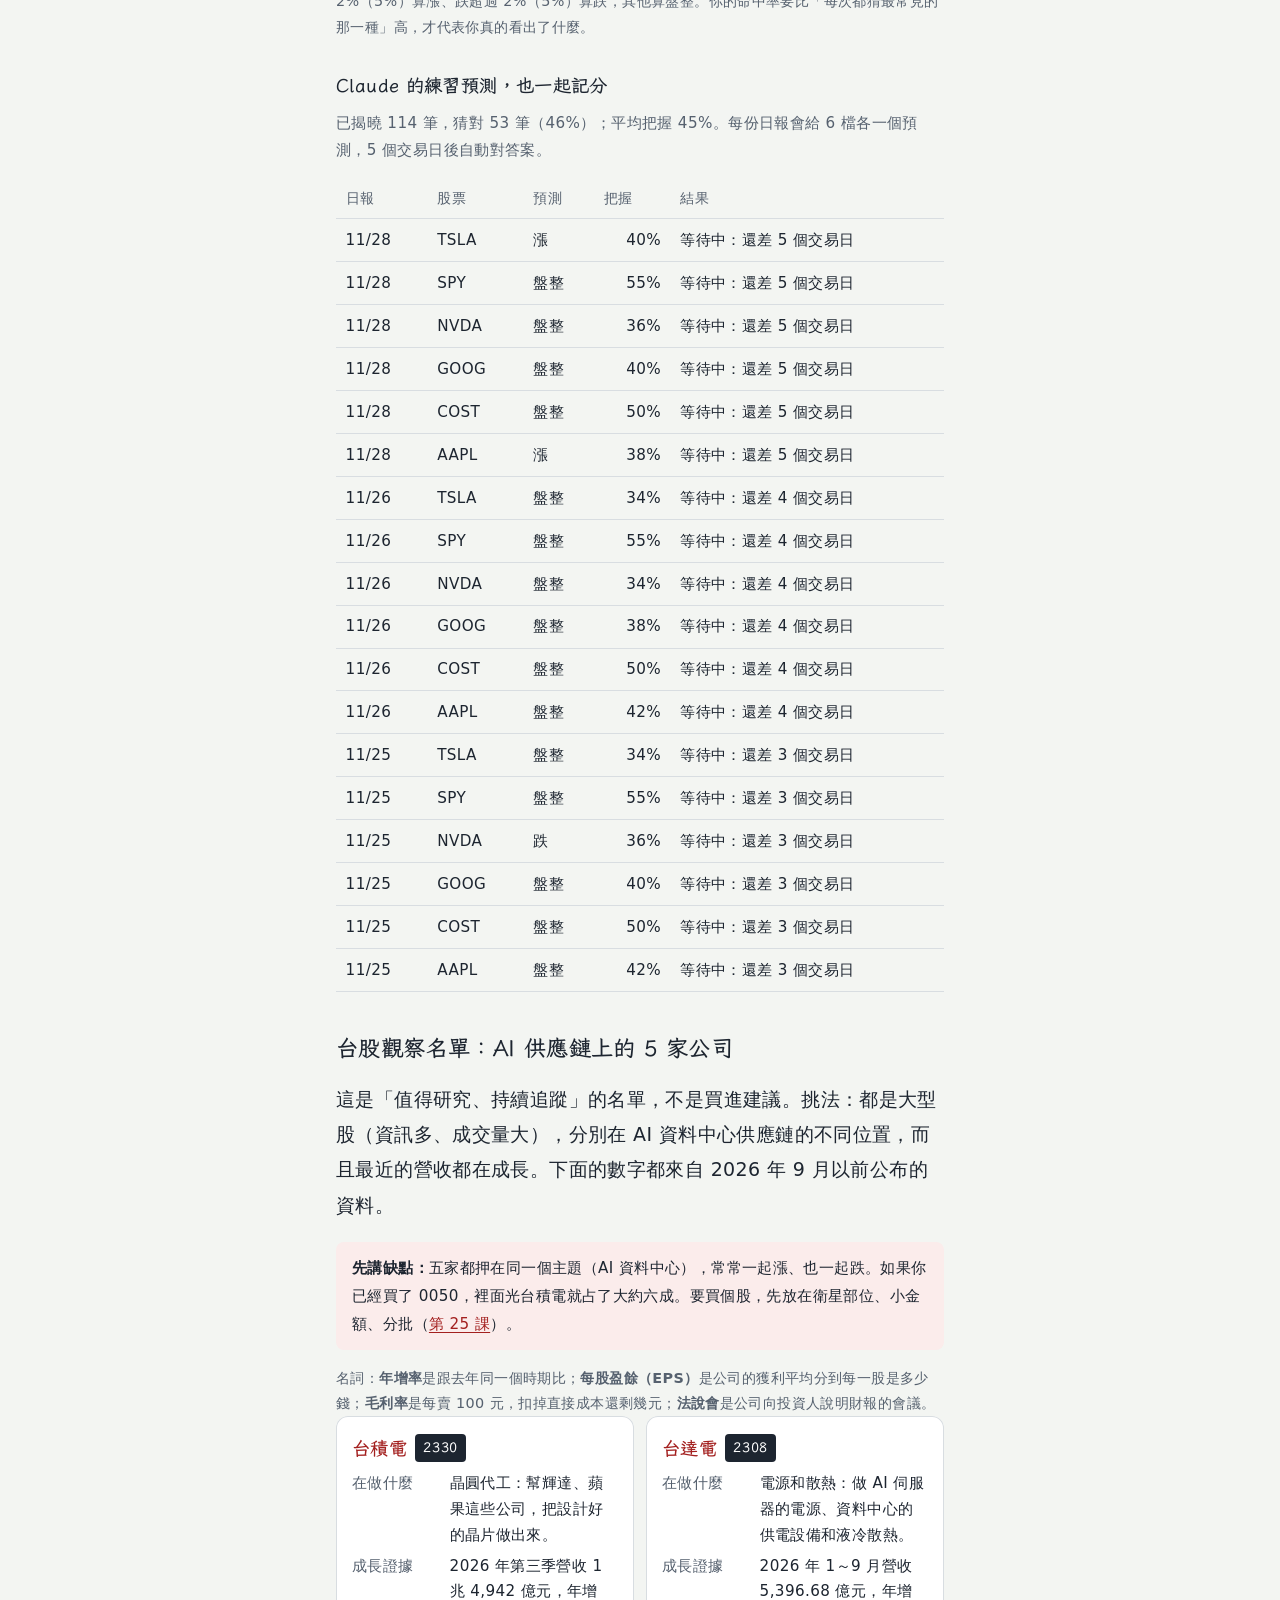
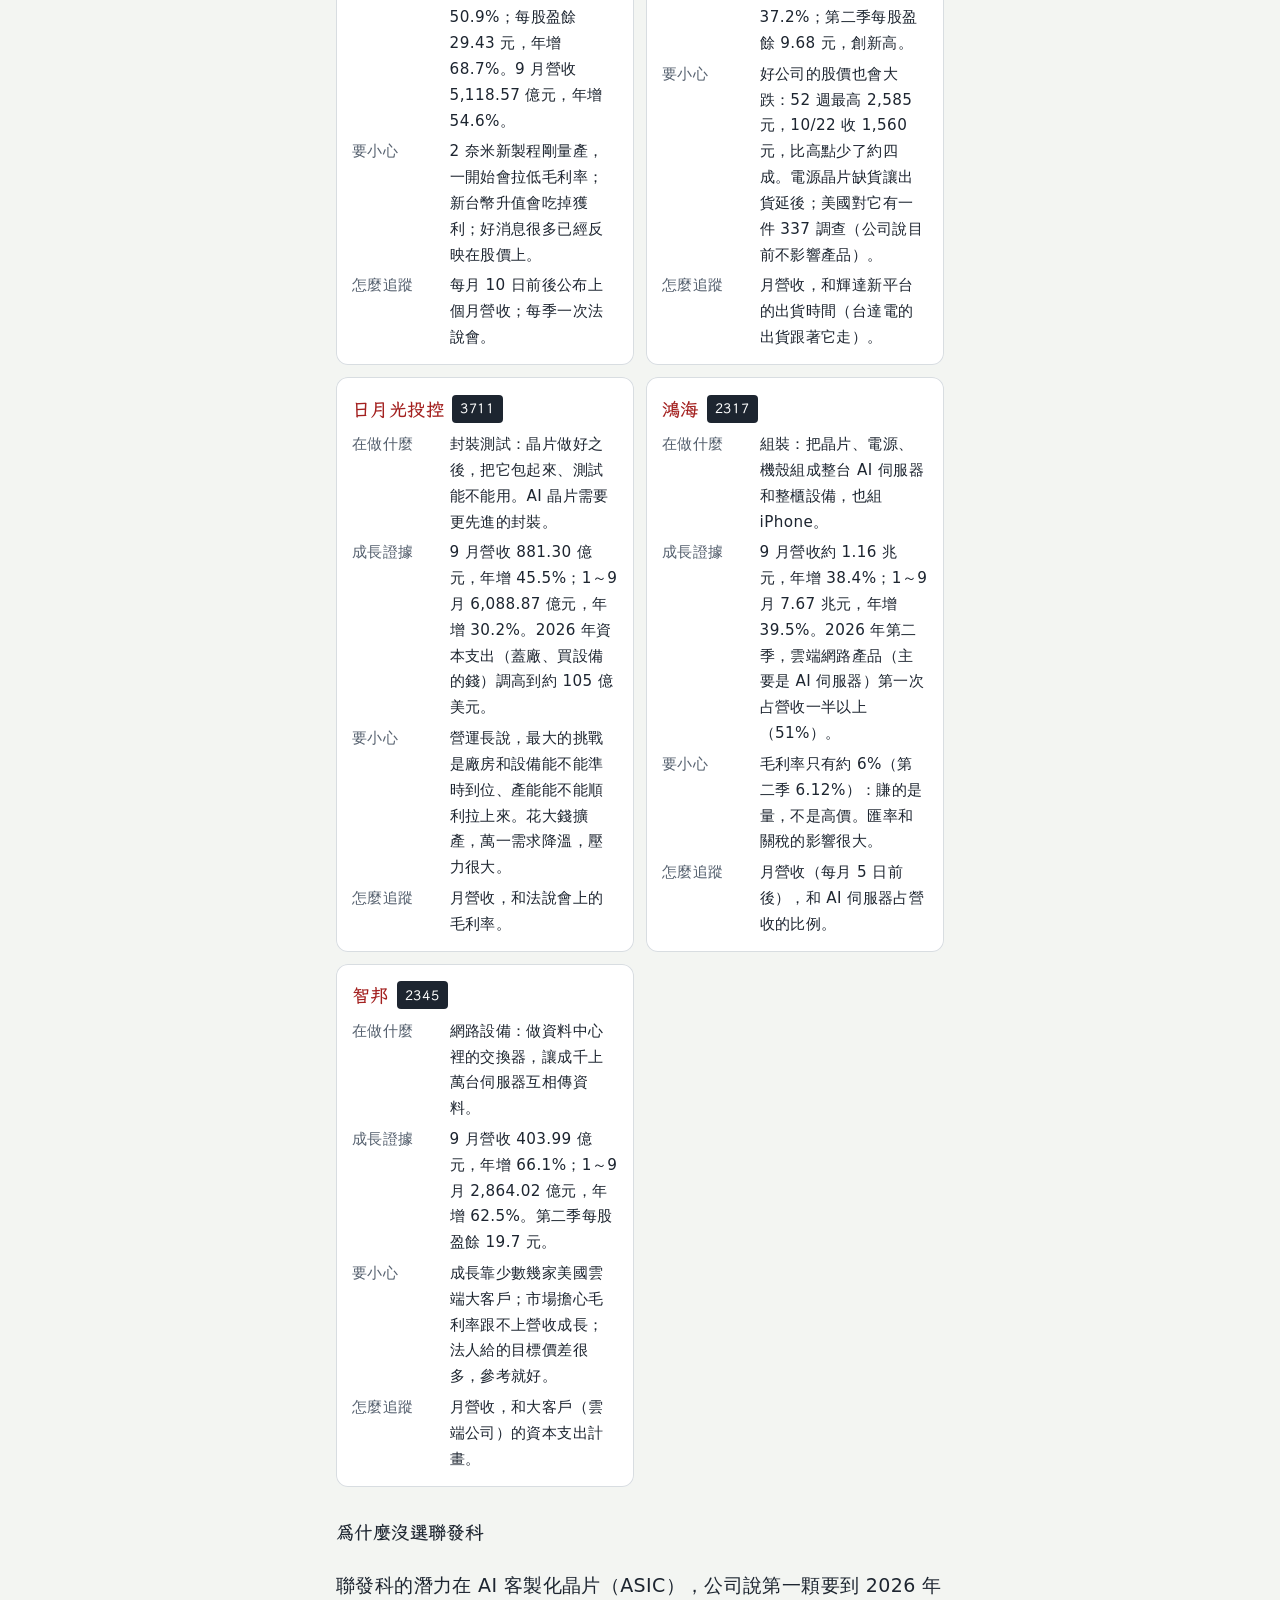
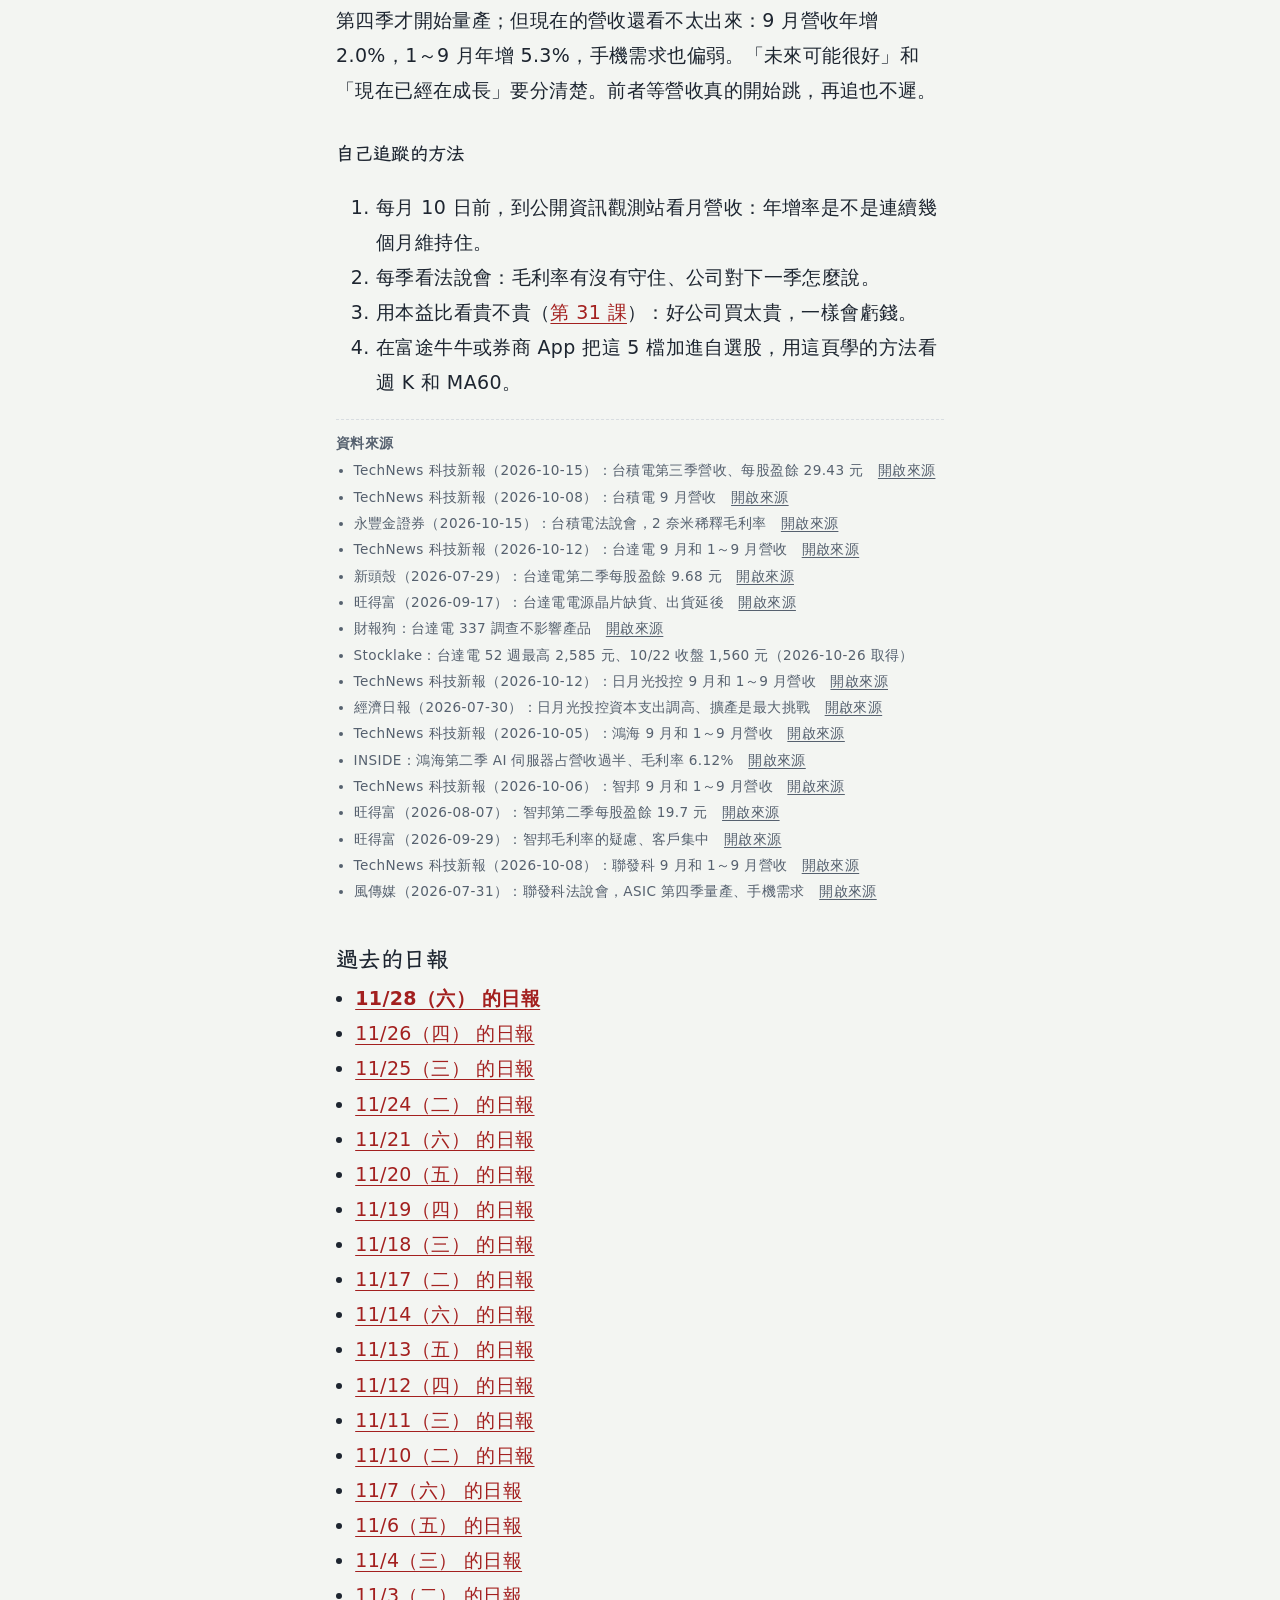
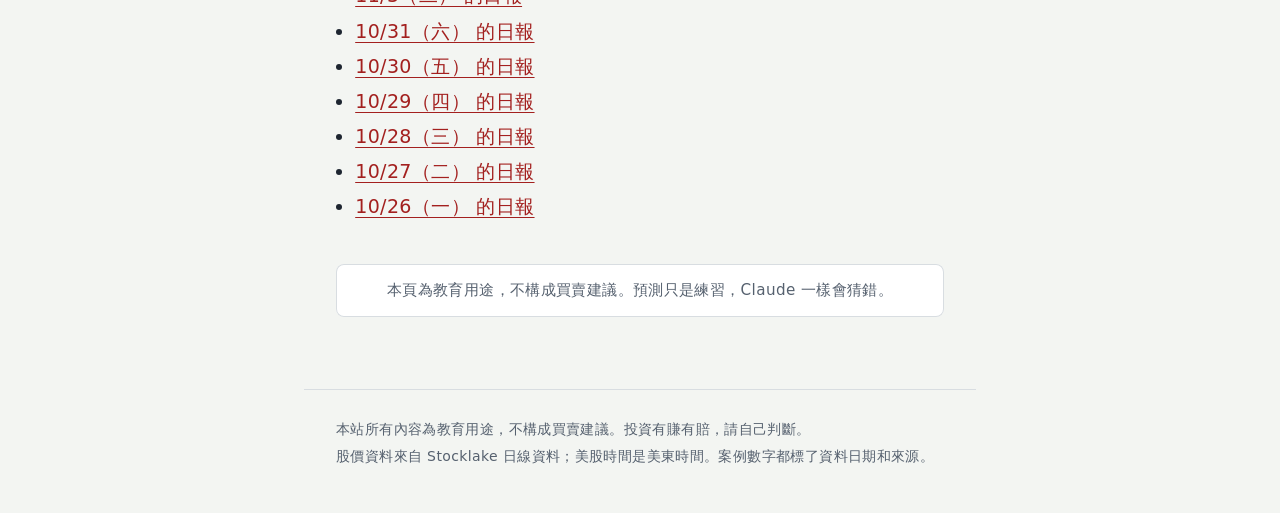
<file: trend.html>
<!doctype html>
<html lang="zh-Hant-TW">
<head>
<meta charset="utf-8">
<meta name="viewport" content="width=device-width, initial-scale=1, viewport-fit=cover">
<title>美股日報｜台股入門 60 天</title>
<meta name="description" content="每天早上更新：用真的 K 線解釋 TSLA、GOOG、NVDA、AAPL、標普 500、COST 現在的趨勢，教你用基準率、情境和失效點練習預測，再加上台股觀察名單。">
<meta name="theme-color" content="#c42b2f">
<link rel="icon" href="favicon.svg" type="image/svg+xml">
<link rel="preconnect" href="https://fonts.googleapis.com">
<link rel="preconnect" href="https://fonts.gstatic.com" crossorigin>
<link rel="stylesheet" href="https://fonts.googleapis.com/css2?family=LXGW+WenKai+TC:wght@400;700&display=swap">
<link rel="stylesheet" href="css/style.css">
</head>
<body data-page="trend">
<a class="skip-link" href="#main">跳到主要內容</a>
<header class="site-header">
  <a class="brand" href="index.html"><span class="brand-mark" aria-hidden="true"></span>台股入門 60 天</a>
  <nav class="site-nav" aria-label="主選單">
    <a href="index.html">今天</a>
    <a href="lessons.html">課程</a>
    <a href="us.html">美股</a>
    <a href="trend.html" aria-current="page">日報</a>
    <a href="guide.html">看盤</a>
    <a href="tools.html">工具</a>
  </nav>
</header>
<main id="main">
  <h1 class="page-title">美股趨勢日報</h1>
  <p class="page-lead">每個美股交易日的隔天早上更新。用真的 K 線看懂 6 檔美股現在是什麼趨勢，再一起練習預測接下來 5 個交易日；最後是台股觀察名單。</p>
  <p class="tool-error" id="tr-error" hidden></p>
  <nav class="tool-nav" aria-label="美股日報">
    <a href="#today">今天的日報</a>
    <a href="#board">六檔總覽</a>
    <a href="#lab">看圖和體檢表</a>
    <a href="#predict">怎麼預測</a>
    <a href="#journal">預測日記</a>
    <a href="#tw">台股觀察名單</a>
    <a href="#archive">過去的日報</a>
  </nav>

  <section class="tool" id="today" aria-labelledby="today-title">
    <h2 id="today-title">今天的日報</h2>
    <div id="tr-today"><p class="tool-hint">載入中…</p></div>
  </section>

  <section class="tool" id="board" aria-labelledby="board-title">
    <h2 id="board-title">六檔總覽</h2>
    <p class="tool-desc">趨勢是電腦用固定規則判的（規則寫在下面的體檢表）。點一張卡片，就會在下面的圖打開那一檔。<span id="tr-asof"></span></p>
    <div class="tr-board" id="tr-board"></div>
  </section>

  <section class="tool lab" id="lab" data-external aria-labelledby="lab-title">
    <h2 id="lab-title">看圖和體檢表</h2>
    <p class="tool-desc">這裡是<b>真的日 K</b>。點一下圖（或按左右方向鍵）選一根 K 線，下方會用白話說明那一天的指標；圖下面可以切換週 K、布林通道、MACD、KD、RSI。再往下是 Claude 的解讀和電腦自動算的體檢表。</p>
    <form class="tr-pick" onsubmit="return false">
      <fieldset class="seg tr-syms" id="tr-syms"></fieldset>
    </form>
    <p class="tr-lab-name" id="tr-lab-name"></p>
    <div class="lab-panel">
      <div class="lab-legend" id="lab-legend-main"></div>
      <div class="lab-chart" id="lab-chart" tabindex="0" role="img" aria-label="K 線圖"></div>
      <div class="lab-legend" id="lab-legend-sub"></div>
    </div>
    <form class="lab-controls tr-controls" onsubmit="return false">
      <fieldset class="seg"><legend>週期</legend>
        <label><input type="radio" name="lab-period" value="day" checked> 日 K</label>
        <label><input type="radio" name="lab-period" value="week"> 週 K</label>
      </fieldset>
      <fieldset class="seg"><legend>主圖</legend>
        <label><input type="radio" name="lab-main" value="ma" checked> 均線</label>
        <label><input type="radio" name="lab-main" value="boll"> 布林通道</label>
      </fieldset>
      <fieldset class="seg"><legend>副圖</legend>
        <label><input type="radio" name="lab-sub" value="vol" checked> 成交量</label>
        <label><input type="radio" name="lab-sub" value="macd"> MACD</label>
        <label><input type="radio" name="lab-sub" value="kd"> KD</label>
        <label><input type="radio" name="lab-sub" value="rsi"> RSI</label>
      </fieldset>
      <fieldset class="seg"><legend>顏色</legend>
        <label><input type="radio" name="lab-color" value="tw" checked> 紅漲綠跌</label>
        <label><input type="radio" name="lab-color" value="us"> 綠漲紅跌</label>
      </fieldset>
    </form>
    <div class="lab-find" id="lab-find">
      <p class="lab-find-label">幫我找一根：</p>
      <button type="button" class="btn-small" data-find="hot">RSI 最熱</button>
      <button type="button" class="btn-small" data-find="cold">RSI 最冷</button>
      <button type="button" class="btn-small" data-find="gold">MACD 黃金交叉</button>
      <button type="button" class="btn-small" data-find="death">KD 死亡交叉</button>
      <button type="button" class="btn-small" data-find="volume">爆量</button>
      <button type="button" class="btn-small" data-find="breakdown">跌破 MA20</button>
    </div>
    <p class="tool-msg" id="lab-find-msg" aria-live="polite"></p>
    <div class="lab-read" id="lab-read"></div>
    <div class="tr-note" id="tr-note" hidden></div>
    <div class="tr-health" id="tr-health"></div>
  </section>

  <section class="tool" id="predict" aria-labelledby="predict-title">
    <h2 id="predict-title">怎麼預測走勢：先說實話，再教方法</h2>
    <h3 class="tool-sub">先說實話</h3>
    <ul>
      <li><b>沒有人能準確預測明天、下週會漲還是跌。</b>短時間的漲跌，很大一部分是隨機的晃動。看下面預測日記裡的基準率表就知道：同一檔股票，5 天後是漲、跌還是盤整，常常接近三等分。</li>
      <li><b>但「趨勢」有一點點延續性。</b>一篇研究 58 種期貨（股價指數、債券、外匯、原物料）的論文發現：過去 1～12 個月漲的，接下來比較容易再漲一陣子；拉到更長的時間，又會部分反轉。所以我們練的是「看懂現在的趨勢、估計它延續的機率」，不是猜明天的價錢。</li>
      <li><b>指標規則常常「以前有效、後來失效」。</b>有研究用道瓊指數 1897～1986 年的資料，發現簡單的均線規則有效；但後來的研究把同一批規則拿到 1987～1996 年再測，效果就不顯著了。任何一個指標都不是水晶球。</li>
    </ul>

    <h3 class="tool-sub">預測的五個步驟</h3>
    <ol class="tr-steps">
      <li><b>先查基準率。</b>這檔股票平常 5 天、20 天後是漲、跌、盤整的比例各多少？這是你的起點。沒有好理由，就跟著基準率猜。</li>
      <li><b>再定趨勢。</b>看 MA60（季線）的位置和方向：收盤和 MA20 都在 MA60 之上、MA60 往上，是上升趨勢；反過來是下降趨勢；其他都算盤整。順著趨勢，把機率往同一邊多調一點。</li>
      <li><b>看力道和價位。</b>MACD 柱子變長還是變短、RSI 在 50 之上還是之下，告訴你趨勢在加速還是減速。再標出最近的高點（壓力）、低點（支撐）和均線：價格常在這些地方停下來；突破時成交量放大，比較可信。</li>
      <li><b>查行事曆。</b>財報、Fed（美國聯準會）利率決議、CPI（消費者物價指數，看通膨）公布的那幾天，股價常常跳空，線圖訊號會被蓋過去。遇到這種日子，把握要打低。</li>
      <li><b>寫成「情境＋機率＋失效點」，然後對答案。</b>例如：「5 天內盤整，把握 60%；如果收盤跌破 749，就承認看錯。」記在下面的預測日記，時間到了網頁會自動對答案。</li>
    </ol>

    <h3 class="tool-sub">把握 60% 是什麼意思</h3>
    <p>代表你預期這種預測 10 次裡會錯 4 次，錯是正常的。重要的是長期下來，你說 60% 的那些預測，真的大約對 6 成；如果只對 3 成，就是太有自信。研究預測比賽的 Good Judgment Project 發現，先看基準率、看到新資訊就更新看法的人，預測比較準。</p>

    <h3 class="tool-sub">長期投資的人怎麼用</h3>
    <p>預測是用來練習「看懂市場」，不是用來決定要不要繼續定期定額。核心部位照計畫買（<a href="lesson.html?day=24">第 24 課</a>、<a href="lesson.html?day=25">第 25 課</a>）；趨勢判斷只拿來決定衛星部位的節奏，例如「下降趨勢時先別加碼、分批慢慢買」。</p>

    <div class="sources"><p class="sources-title">資料來源</p><ul>
      <li>Moskowitz、Ooi、Pedersen（2012）〈Time Series Momentum〉，Journal of Financial Economics 104 卷：58 種期貨，1～12 個月的報酬有延續性，更長期部分反轉　<a href="https://papers.ssrn.com/abstract=2089463" target="_blank" rel="noopener">開啟來源</a></li>
      <li>Brock、Lakonishok、LeBaron（1992）〈Simple Technical Trading Rules and the Stochastic Properties of Stock Returns〉，Journal of Finance 47 卷：道瓊 1897～1986 年，均線和區間突破規則　<a href="https://ideas.repec.org/a/bla/jfinan/v47y1992i5p1731-64.html" target="_blank" rel="noopener">開啟來源</a></li>
      <li>Sullivan、Timmermann、White（1999）〈Data-Snooping, Technical Trading Rule Performance, and the Bootstrap〉，Journal of Finance 54 卷：同一批規則在 1987～1996 年不再顯著　<a href="https://ideas.repec.org/p/fmg/fmgdps/dp303.html" target="_blank" rel="noopener">開啟來源</a></li>
      <li>AI Impacts：Good Judgment Project 研究整理（基準率、訓練、持續更新）　<a href="https://aiimpacts.org/evidence-on-good-forecasting-practices-from-the-good-judgment-project/" target="_blank" rel="noopener">開啟來源</a></li>
    </ul></div>
  </section>

  <section class="tool" id="journal" aria-labelledby="journal-title">
    <h2 id="journal-title">預測日記</h2>
    <p class="tool-desc">選一檔、猜方向、寫理由。網頁會記住你寫下時的最新收盤，時間到了自動對答案。5 個交易日漲跌超過 ±2%（20 個交易日超過 ±5%）才算漲或跌，其他算盤整。資料只存在這台裝置的瀏覽器裡。</p>
    <form class="tool-form" id="fc-form">
      <label class="field">股票
        <select id="fc-sym"></select>
      </label>
      <label class="field">把握
        <select id="fc-conf">
          <option value="40">40%（三選一，比亂猜好一點）</option>
          <option value="50">50%</option>
          <option value="60" selected>60%</option>
          <option value="70">70%</option>
          <option value="80">80%</option>
        </select>
      </label>
      <fieldset class="seg field-wide"><legend>方向</legend>
        <label><input type="radio" name="fc-dir" value="up"> 漲</label>
        <label><input type="radio" name="fc-dir" value="flat" checked> 盤整</label>
        <label><input type="radio" name="fc-dir" value="down"> 跌</label>
      </fieldset>
      <fieldset class="seg field-wide"><legend>期間</legend>
        <label><input type="radio" name="fc-h" value="5" checked> 5 個交易日</label>
        <label><input type="radio" name="fc-h" value="20"> 20 個交易日</label>
      </fieldset>
      <label class="field field-wide">理由（看到什麼？）
        <textarea id="fc-why" maxlength="300" placeholder="例如：站上 MA20、MACD 黃金交叉，但下週有財報"></textarea>
      </label>
      <label class="field field-wide">失效價（選填）<small>猜漲的話，跌破這個價就代表看錯；猜跌的話是漲破</small>
        <input type="number" id="fc-stop" step="0.01" min="0" inputmode="decimal">
      </label>
      <p class="tool-actions field-wide"><button type="submit" class="btn">記下預測</button></p>
    </form>
    <p class="tool-msg" id="fc-msg" aria-live="polite"></p>
    <p class="tr-score" id="fc-score"></p>
    <div id="fc-list"></div>

    <h3 class="tool-sub">基準率：如果每次都猜同一個方向</h3>
    <div id="fc-base"></div>

    <h3 class="tool-sub">Claude 的練習預測，也一起記分</h3>
    <p class="tool-desc" id="cl-score"></p>
    <div id="cl-list"></div>
  </section>

  <section class="tool" id="tw" aria-labelledby="tw-title">
    <h2 id="tw-title">台股觀察名單：AI 供應鏈上的 5 家公司</h2>
    <p>這是「值得研究、持續追蹤」的名單，不是買進建議。挑法：都是大型股（資訊多、成交量大），分別在 AI 資料中心供應鏈的不同位置，而且最近的營收都在成長。下面的數字都來自 2026 年 9 月以前公布的資料。</p>
    <p class="notice"><b>先講缺點：</b>五家都押在同一個主題（AI 資料中心），常常一起漲、也一起跌。如果你已經買了 0050，裡面光台積電就占了大約六成。要買個股，先放在衛星部位、小金額、分批（<a href="lesson.html?day=25">第 25 課</a>）。</p>
    <p class="tool-hint">名詞：<b>年增率</b>是跟去年同一個時期比；<b>每股盈餘（EPS）</b>是公司的獲利平均分到每一股是多少錢；<b>毛利率</b>是每賣 100 元，扣掉直接成本還剩幾元；<b>法說會</b>是公司向投資人說明財報的會議。</p>
    <div class="ind-grid tw-grid">
      <div class="ind-card">
        <h3>台積電 <span class="ticker">2330</span></h3>
        <dl>
          <dt>在做什麼</dt><dd>晶圓代工：幫輝達、蘋果這些公司，把設計好的晶片做出來。</dd>
          <dt>成長證據</dt><dd>2026 年第三季營收 1 兆 4,942 億元，年增 50.9%；每股盈餘 29.43 元，年增 68.7%。9 月營收 5,118.57 億元，年增 54.6%。</dd>
          <dt>要小心</dt><dd>2 奈米新製程剛量產，一開始會拉低毛利率；新台幣升值會吃掉獲利；好消息很多已經反映在股價上。</dd>
          <dt>怎麼追蹤</dt><dd>每月 10 日前後公布上個月營收；每季一次法說會。</dd>
        </dl>
      </div>
      <div class="ind-card">
        <h3>台達電 <span class="ticker">2308</span></h3>
        <dl>
          <dt>在做什麼</dt><dd>電源和散熱：做 AI 伺服器的電源、資料中心的供電設備和液冷散熱。</dd>
          <dt>成長證據</dt><dd>2026 年 1～9 月營收 5,396.68 億元，年增 37.2%；第二季每股盈餘 9.68 元，創新高。</dd>
          <dt>要小心</dt><dd>好公司的股價也會大跌：52 週最高 2,585 元，10/22 收 1,560 元，比高點少了約四成。電源晶片缺貨讓出貨延後；美國對它有一件 337 調查（公司說目前不影響產品）。</dd>
          <dt>怎麼追蹤</dt><dd>月營收，和輝達新平台的出貨時間（台達電的出貨跟著它走）。</dd>
        </dl>
      </div>
      <div class="ind-card">
        <h3>日月光投控 <span class="ticker">3711</span></h3>
        <dl>
          <dt>在做什麼</dt><dd>封裝測試：晶片做好之後，把它包起來、測試能不能用。AI 晶片需要更先進的封裝。</dd>
          <dt>成長證據</dt><dd>9 月營收 881.30 億元，年增 45.5%；1～9 月 6,088.87 億元，年增 30.2%。2026 年資本支出（蓋廠、買設備的錢）調高到約 105 億美元。</dd>
          <dt>要小心</dt><dd>營運長說，最大的挑戰是廠房和設備能不能準時到位、產能能不能順利拉上來。花大錢擴產，萬一需求降溫，壓力很大。</dd>
          <dt>怎麼追蹤</dt><dd>月營收，和法說會上的毛利率。</dd>
        </dl>
      </div>
      <div class="ind-card">
        <h3>鴻海 <span class="ticker">2317</span></h3>
        <dl>
          <dt>在做什麼</dt><dd>組裝：把晶片、電源、機殼組成整台 AI 伺服器和整櫃設備，也組 iPhone。</dd>
          <dt>成長證據</dt><dd>9 月營收約 1.16 兆元，年增 38.4%；1～9 月 7.67 兆元，年增 39.5%。2026 年第二季，雲端網路產品（主要是 AI 伺服器）第一次占營收一半以上（51%）。</dd>
          <dt>要小心</dt><dd>毛利率只有約 6%（第二季 6.12%）：賺的是量，不是高價。匯率和關稅的影響很大。</dd>
          <dt>怎麼追蹤</dt><dd>月營收（每月 5 日前後），和 AI 伺服器占營收的比例。</dd>
        </dl>
      </div>
      <div class="ind-card">
        <h3>智邦 <span class="ticker">2345</span></h3>
        <dl>
          <dt>在做什麼</dt><dd>網路設備：做資料中心裡的交換器，讓成千上萬台伺服器互相傳資料。</dd>
          <dt>成長證據</dt><dd>9 月營收 403.99 億元，年增 66.1%；1～9 月 2,864.02 億元，年增 62.5%。第二季每股盈餘 19.7 元。</dd>
          <dt>要小心</dt><dd>成長靠少數幾家美國雲端大客戶；市場擔心毛利率跟不上營收成長；法人給的目標價差很多，參考就好。</dd>
          <dt>怎麼追蹤</dt><dd>月營收，和大客戶（雲端公司）的資本支出計畫。</dd>
        </dl>
      </div>
    </div>
    <h3 class="tool-sub">為什麼沒選聯發科</h3>
    <p>聯發科的潛力在 AI 客製化晶片（ASIC），公司說第一顆要到 2026 年第四季才開始量產；但現在的營收還看不太出來：9 月營收年增 2.0%，1～9 月年增 5.3%，手機需求也偏弱。「未來可能很好」和「現在已經在成長」要分清楚。前者等營收真的開始跳，再追也不遲。</p>
    <h3 class="tool-sub">自己追蹤的方法</h3>
    <ol>
      <li>每月 10 日前，到公開資訊觀測站看月營收：年增率是不是連續幾個月維持住。</li>
      <li>每季看法說會：毛利率有沒有守住、公司對下一季怎麼說。</li>
      <li>用本益比看貴不貴（<a href="lesson.html?day=31">第 31 課</a>）：好公司買太貴，一樣會虧錢。</li>
      <li>在富途牛牛或券商 App 把這 5 檔加進自選股，用這頁學的方法看週 K 和 MA60。</li>
    </ol>
    <div class="sources"><p class="sources-title">資料來源</p><ul>
      <li>TechNews 科技新報（2026-10-15）：台積電第三季營收、每股盈餘 29.43 元　<a href="https://finance.technews.tw/2026/10/15/tsmcs-third-quarter-eps-hit-a-new-high-of-nt29-43/" target="_blank" rel="noopener">開啟來源</a></li>
      <li>TechNews 科技新報（2026-10-08）：台積電 9 月營收　<a href="https://finance.technews.tw/2026/10/08/tsmcs-september-revenue-declined-month-on-month-but-still-hit-a-new-high-for-the-same-period/" target="_blank" rel="noopener">開啟來源</a></li>
      <li>永豐金證券（2026-10-15）：台積電法說會，2 奈米稀釋毛利率　<a href="https://www.sinotrade.com.tw/richclub/calendar/%E5%8F%B0%E7%A9%8D%E9%9B%BB-2330-%E6%B3%95%E8%AA%AA-%E7%AC%AC%E4%B8%89%E5%AD%A3EPS-29-43%E5%85%83%E5%B9%B4%E5%A2%9E68-7--%E7%AC%AC%E5%9B%9B%E5%AD%A3%E7%BE%8E%E5%85%83%E7%87%9F%E6%94%B6%E7%9C%8B523%E5%84%84%E8%87%B3543%E5%84%84%E7%BE%8E%E5%85%83-%E5%85%A8%E5%B9%B4%E5%B9%B4%E5%A2%9E%E7%B4%8444--2%E5%A5%88%E7%B1%B3%E6%94%BE%E9%87%8F%E7%A8%80%E9%87%8B%E6%AF%9B%E5%88%A9%E7%8E%87-%E8%82%A1%E5%B8%82%E8%A9%B1%E9%A1%8C-6a588173546795e51e5f5b07" target="_blank" rel="noopener">開啟來源</a></li>
      <li>TechNews 科技新報（2026-10-12）：台達電 9 月和 1～9 月營收　<a href="https://finance.technews.tw/2026/10/12/delta-2308-202609-financial-report/" target="_blank" rel="noopener">開啟來源</a></li>
      <li>新頭殼（2026-07-29）：台達電第二季每股盈餘 9.68 元　<a href="https://newtalk.tw/news/view/2026-07-29/1050149" target="_blank" rel="noopener">開啟來源</a></li>
      <li>旺得富（2026-09-17）：台達電電源晶片缺貨、出貨延後　<a href="https://wantrich.chinatimes.com/news/20260917900478-420101" target="_blank" rel="noopener">開啟來源</a></li>
      <li>財報狗：台達電 337 調查不影響產品　<a href="https://statementdog.com/news/17869" target="_blank" rel="noopener">開啟來源</a></li>
      <li>Stocklake：台達電 52 週最高 2,585 元、10/22 收盤 1,560 元（2026-10-26 取得）</li>
      <li>TechNews 科技新報（2026-10-12）：日月光投控 9 月和 1～9 月營收　<a href="https://finance.technews.tw/2026/10/12/aseh-3711-202609-financial-report/" target="_blank" rel="noopener">開啟來源</a></li>
      <li>經濟日報（2026-07-30）：日月光投控資本支出調高、擴產是最大挑戰　<a href="https://money.udn.com/money/story/5612/9660824" target="_blank" rel="noopener">開啟來源</a></li>
      <li>TechNews 科技新報（2026-10-05）：鴻海 9 月和 1～9 月營收　<a href="https://finance.technews.tw/2026/10/05/hon-hai-2317-202609-financial-report/" target="_blank" rel="noopener">開啟來源</a></li>
      <li>INSIDE：鴻海第二季 AI 伺服器占營收過半、毛利率 6.12%　<a href="https://www.inside.com.tw/article/42074-foxconn-q2-2026-ai-server-revenue-passes-half" target="_blank" rel="noopener">開啟來源</a></li>
      <li>TechNews 科技新報（2026-10-06）：智邦 9 月和 1～9 月營收　<a href="https://finance.technews.tw/2026/10/06/accton-2345-202609-financial-report/" target="_blank" rel="noopener">開啟來源</a></li>
      <li>旺得富（2026-08-07）：智邦第二季每股盈餘 19.7 元　<a href="https://wantrich.chinatimes.com/news/20260807900168-420101" target="_blank" rel="noopener">開啟來源</a></li>
      <li>旺得富（2026-09-29）：智邦毛利率的疑慮、客戶集中　<a href="https://wantrich.chinatimes.com/news/20260929900187-420101" target="_blank" rel="noopener">開啟來源</a></li>
      <li>TechNews 科技新報（2026-10-08）：聯發科 9 月和 1～9 月營收　<a href="https://finance.technews.tw/2026/10/08/mtk-2454-202609-financial-report/" target="_blank" rel="noopener">開啟來源</a></li>
      <li>風傳媒（2026-07-31）：聯發科法說會，ASIC 第四季量產、手機需求　<a href="https://www.storm.mg/article/11153222" target="_blank" rel="noopener">開啟來源</a></li>
    </ul></div>
  </section>

  <section class="tool" id="archive" aria-labelledby="archive-title">
    <h2 id="archive-title">過去的日報</h2>
    <div id="tr-archive"></div>
  </section>

  <p class="disclaimer">本頁為教育用途，不構成買賣建議。預測只是練習，Claude 一樣會猜錯。</p>
</main>
<footer class="site-footer">
  <p>本站所有內容為教育用途，不構成買賣建議。投資有賺有賠，請自己判斷。</p>
  <p>股價資料來自 Stocklake 日線資料；美股時間是美東時間。案例數字都標了資料日期和來源。</p>
</footer>
<script src="js/chart.js"></script>
<script src="js/trend-core.js"></script>
<script src="data/us/index.js"></script>
<script src="js/trend.js"></script>
</body>
</html>
</file>
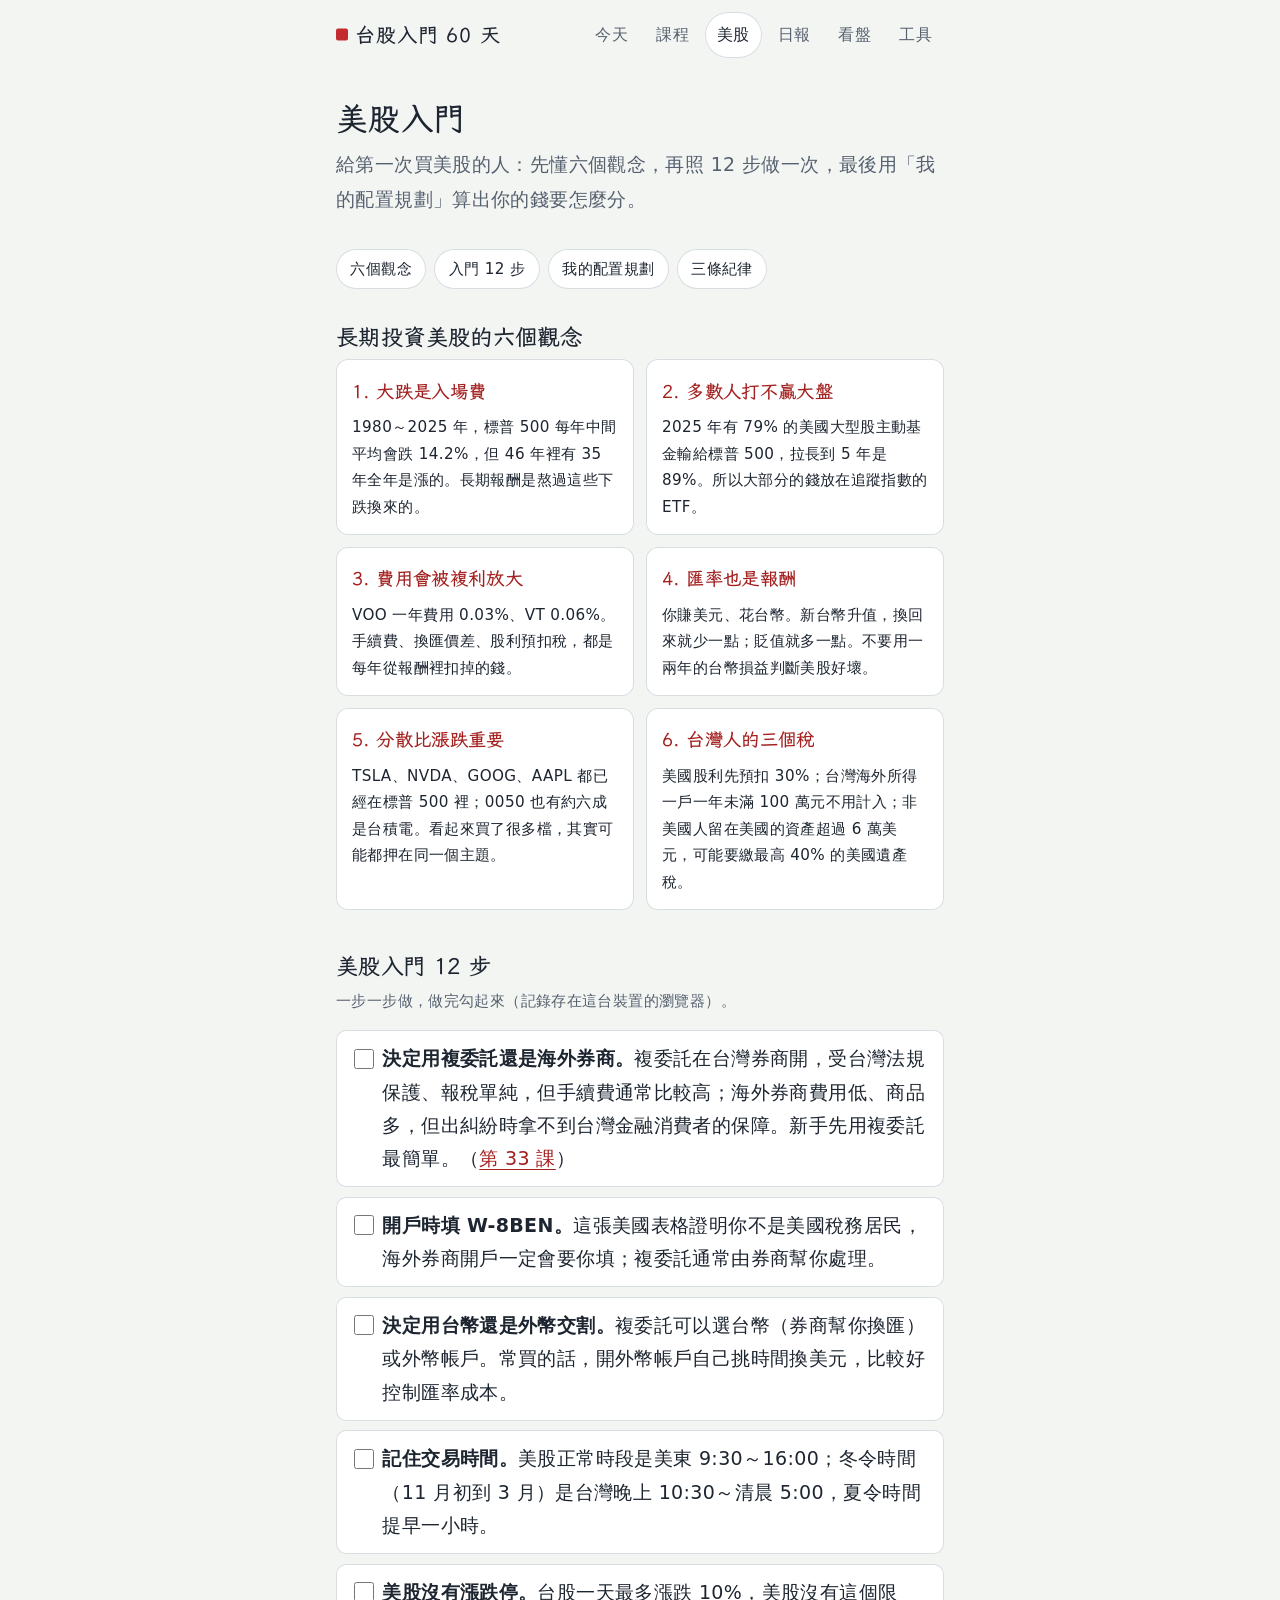
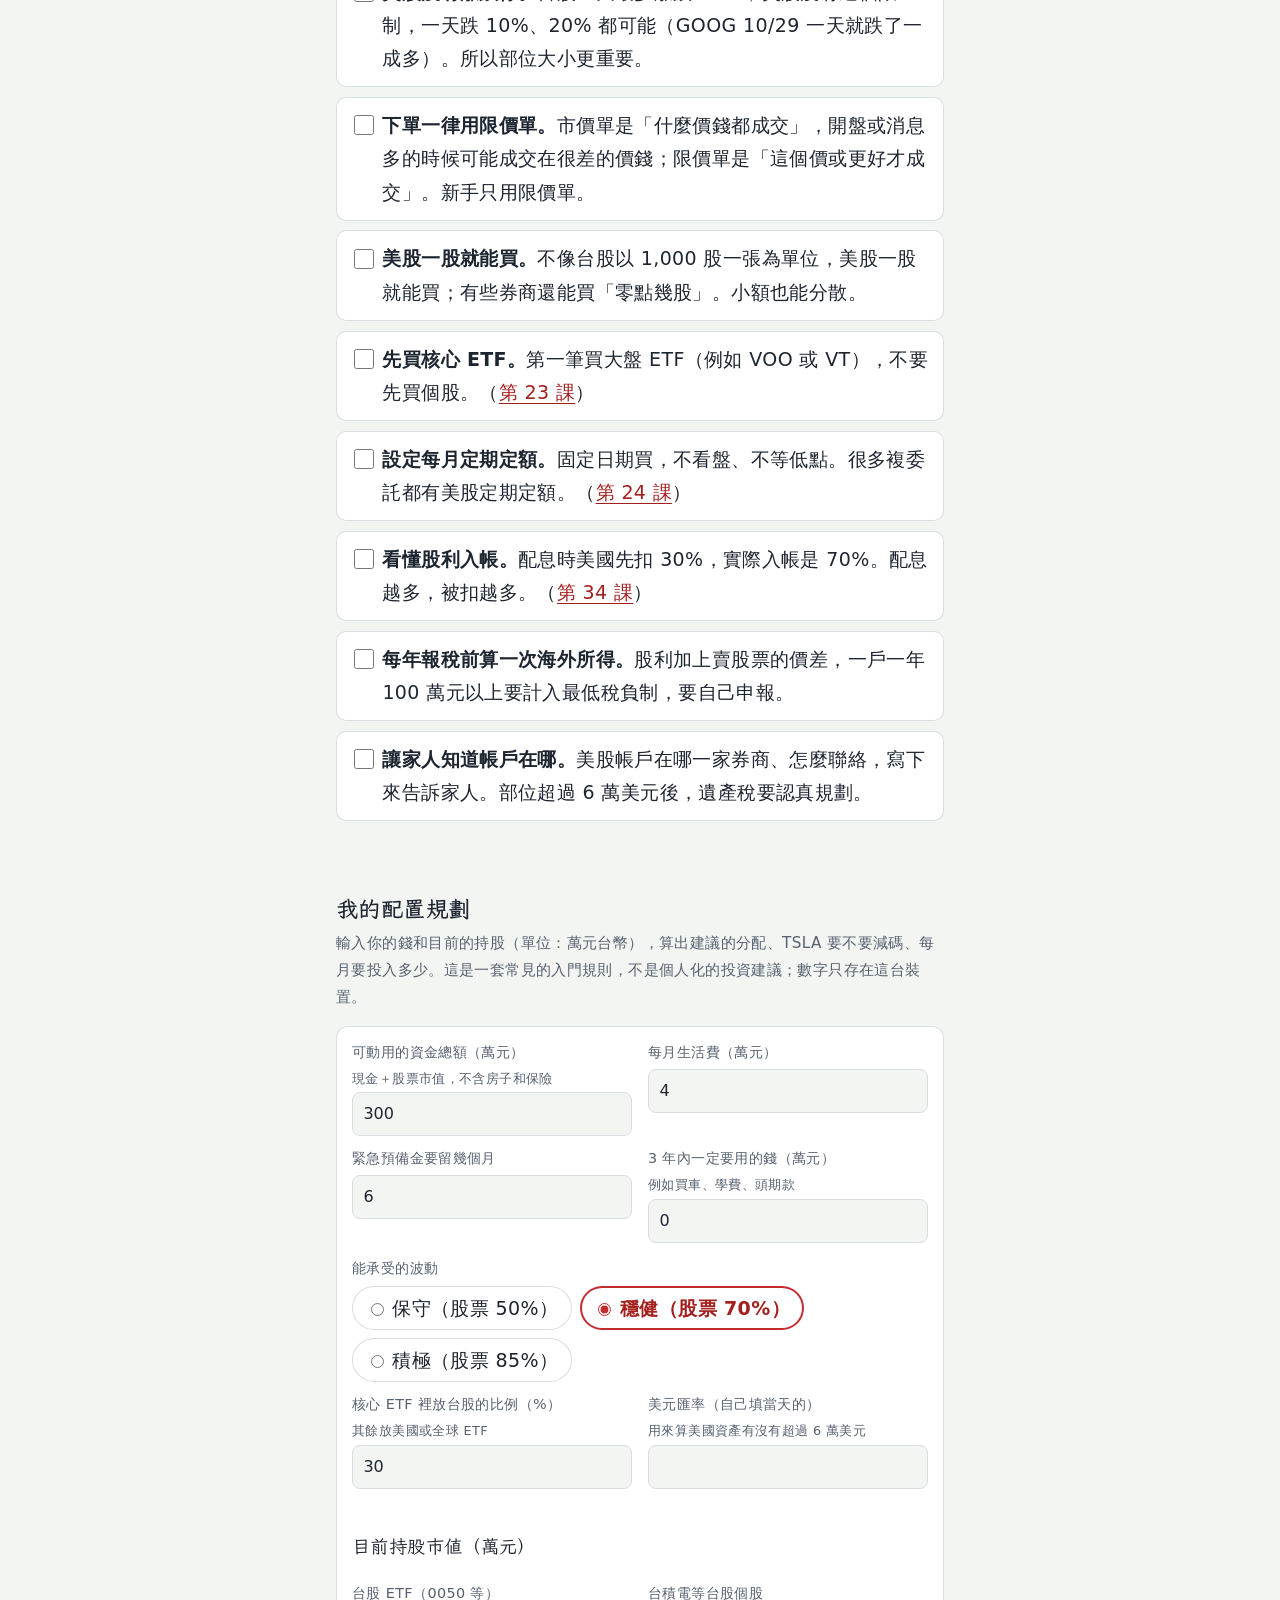
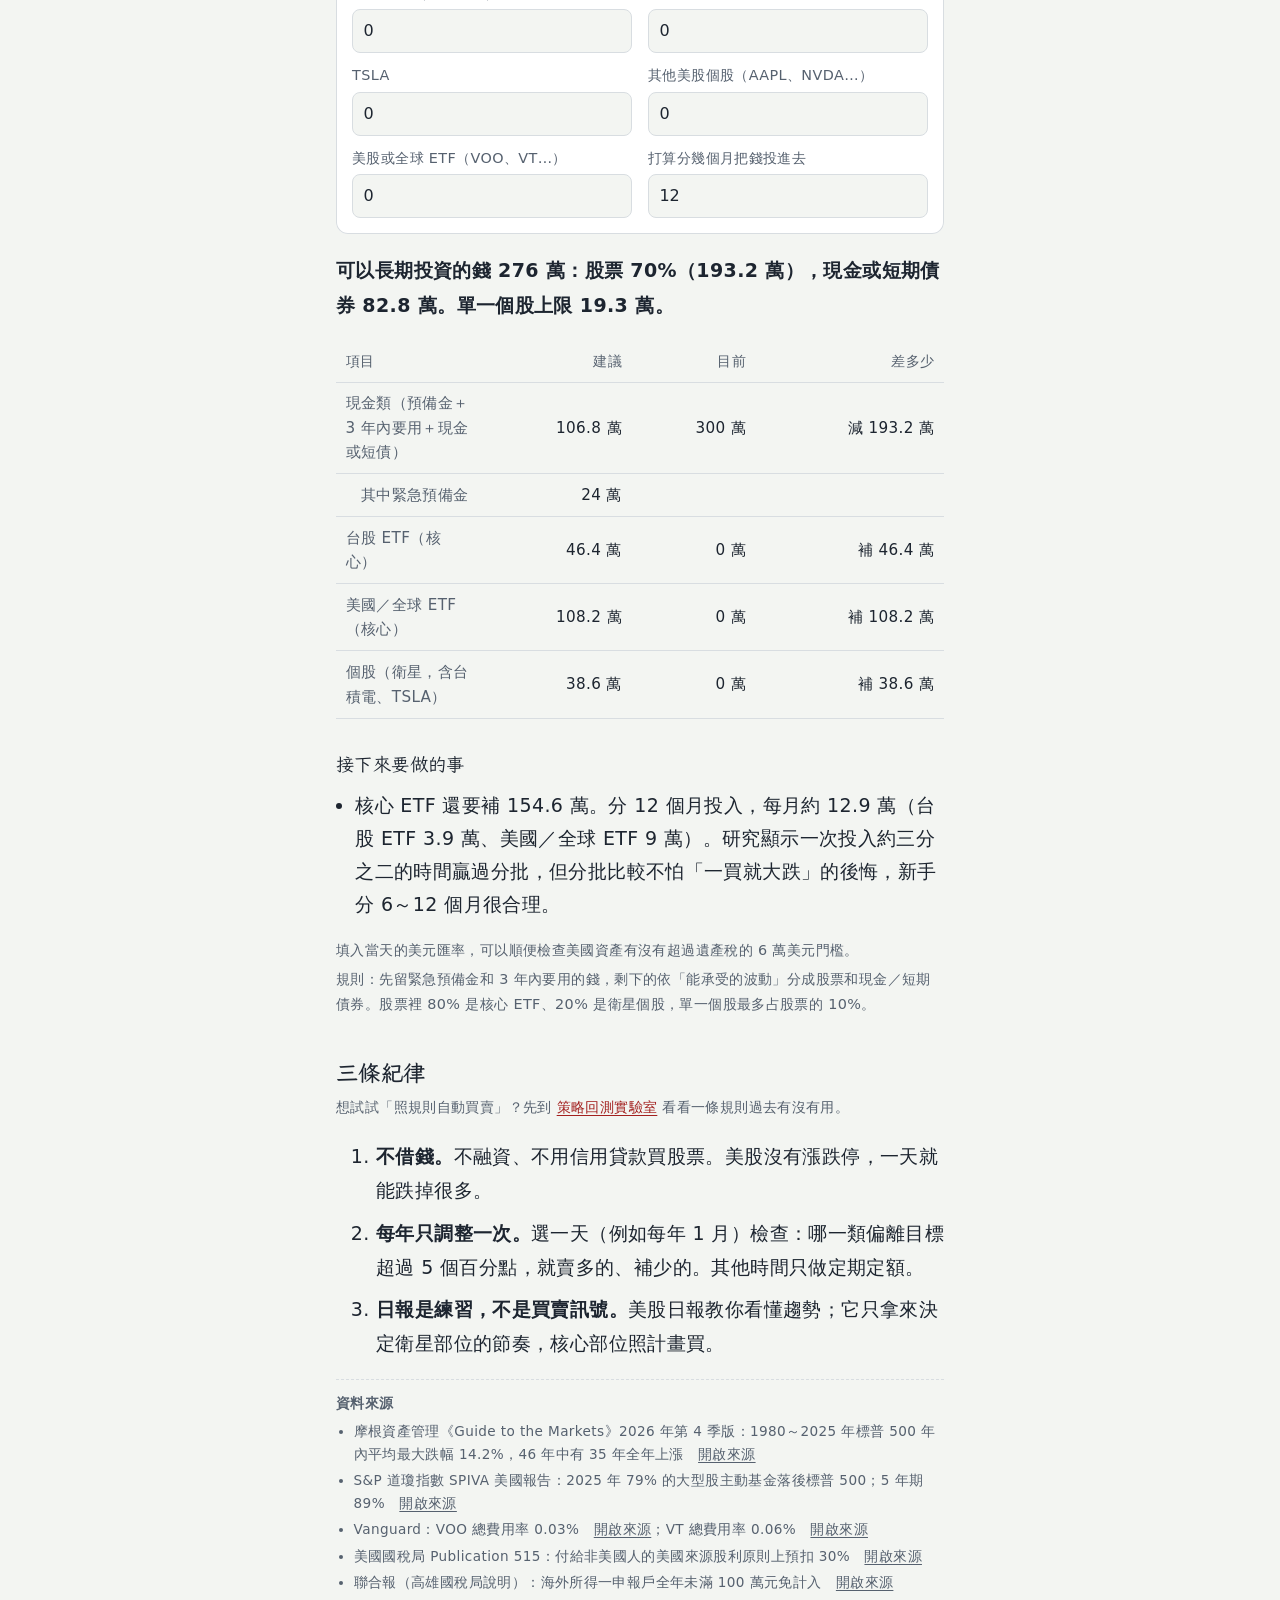
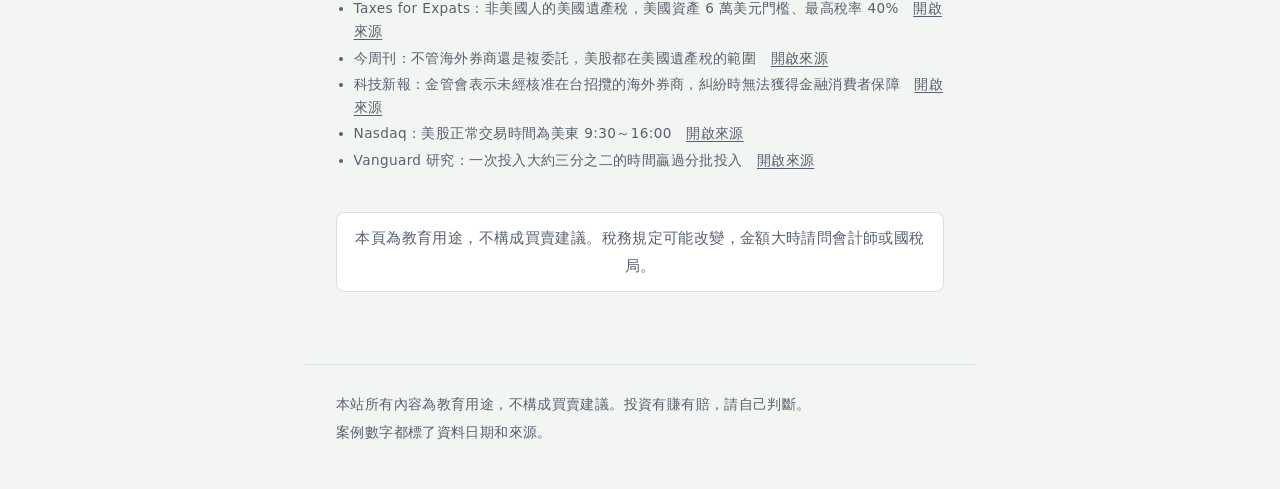
<file: us.html>
<!doctype html>
<html lang="zh-Hant-TW">
<head>
<meta charset="utf-8">
<meta name="viewport" content="width=device-width, initial-scale=1, viewport-fit=cover">
<title>美股入門｜台股入門 60 天</title>
<meta name="description" content="給美股新手：長期投資美股要知道的觀念、從開戶到第一筆的 12 步，以及依照自己資金算出來的配置規劃。">
<meta name="theme-color" content="#c42b2f">
<link rel="icon" href="favicon.svg" type="image/svg+xml">
<link rel="preconnect" href="https://fonts.googleapis.com">
<link rel="preconnect" href="https://fonts.gstatic.com" crossorigin>
<link rel="stylesheet" href="https://fonts.googleapis.com/css2?family=LXGW+WenKai+TC:wght@400;700&display=swap">
<link rel="stylesheet" href="css/style.css">
</head>
<body data-page="us">
<a class="skip-link" href="#main">跳到主要內容</a>
<header class="site-header">
  <a class="brand" href="index.html"><span class="brand-mark" aria-hidden="true"></span>台股入門 60 天</a>
  <nav class="site-nav" aria-label="主選單">
    <a href="index.html">今天</a>
    <a href="lessons.html">課程</a>
    <a href="us.html" aria-current="page">美股</a>
    <a href="trend.html">日報</a>
    <a href="guide.html">看盤</a>
    <a href="tools.html">工具</a>
  </nav>
</header>
<main id="main">
  <h1 class="page-title">美股入門</h1>
  <p class="page-lead">給第一次買美股的人：先懂六個觀念，再照 12 步做一次，最後用「我的配置規劃」算出你的錢要怎麼分。</p>
  <nav class="tool-nav" aria-label="美股入門">
    <a href="#ideas">六個觀念</a>
    <a href="#steps">入門 12 步</a>
    <a href="#plan">我的配置規劃</a>
    <a href="#rules">三條紀律</a>
  </nav>

  <section class="tool" id="ideas" aria-labelledby="ideas-title">
    <h2 id="ideas-title">長期投資美股的六個觀念</h2>
    <div class="ind-grid">
      <div class="ind-card">
        <h3>1. 大跌是入場費</h3>
        <p>1980～2025 年，標普 500 每年中間平均會跌 14.2%，但 46 年裡有 35 年全年是漲的。長期報酬是熬過這些下跌換來的。</p>
      </div>
      <div class="ind-card">
        <h3>2. 多數人打不贏大盤</h3>
        <p>2025 年有 79% 的美國大型股主動基金輸給標普 500，拉長到 5 年是 89%。所以大部分的錢放在追蹤指數的 ETF。</p>
      </div>
      <div class="ind-card">
        <h3>3. 費用會被複利放大</h3>
        <p>VOO 一年費用 0.03%、VT 0.06%。手續費、換匯價差、股利預扣稅，都是每年從報酬裡扣掉的錢。</p>
      </div>
      <div class="ind-card">
        <h3>4. 匯率也是報酬</h3>
        <p>你賺美元、花台幣。新台幣升值，換回來就少一點；貶值就多一點。不要用一兩年的台幣損益判斷美股好壞。</p>
      </div>
      <div class="ind-card">
        <h3>5. 分散比漲跌重要</h3>
        <p>TSLA、NVDA、GOOG、AAPL 都已經在標普 500 裡；0050 也有約六成是台積電。看起來買了很多檔，其實可能都押在同一個主題。</p>
      </div>
      <div class="ind-card">
        <h3>6. 台灣人的三個稅</h3>
        <p>美國股利先預扣 30%；台灣海外所得一戶一年未滿 100 萬元不用計入；非美國人留在美國的資產超過 6 萬美元，可能要繳最高 40% 的美國遺產稅。</p>
      </div>
    </div>
  </section>

  <section class="tool" id="steps" aria-labelledby="steps-title">
    <h2 id="steps-title">美股入門 12 步</h2>
    <p class="tool-desc">一步一步做，做完勾起來（記錄存在這台裝置的瀏覽器）。</p>
    <ol class="us-steps" id="us-steps">
      <li data-step="1"><b>決定用複委託還是海外券商。</b>複委託在台灣券商開，受台灣法規保護、報稅單純，但手續費通常比較高；海外券商費用低、商品多，但出糾紛時拿不到台灣金融消費者的保障。新手先用複委託最簡單。（<a href="lesson.html?day=33">第 33 課</a>）</li>
      <li data-step="2"><b>開戶時填 W-8BEN。</b>這張美國表格證明你不是美國稅務居民，海外券商開戶一定會要你填；複委託通常由券商幫你處理。</li>
      <li data-step="3"><b>決定用台幣還是外幣交割。</b>複委託可以選台幣（券商幫你換匯）或外幣帳戶。常買的話，開外幣帳戶自己挑時間換美元，比較好控制匯率成本。</li>
      <li data-step="4"><b>記住交易時間。</b>美股正常時段是美東 9:30～16:00；冬令時間（11 月初到 3 月）是台灣晚上 10:30～清晨 5:00，夏令時間提早一小時。</li>
      <li data-step="5"><b>美股沒有漲跌停。</b>台股一天最多漲跌 10%，美股沒有這個限制，一天跌 10%、20% 都可能（GOOG 10/29 一天就跌了一成多）。所以部位大小更重要。</li>
      <li data-step="6"><b>下單一律用限價單。</b>市價單是「什麼價錢都成交」，開盤或消息多的時候可能成交在很差的價錢；限價單是「這個價或更好才成交」。新手只用限價單。</li>
      <li data-step="7"><b>美股一股就能買。</b>不像台股以 1,000 股一張為單位，美股一股就能買；有些券商還能買「零點幾股」。小額也能分散。</li>
      <li data-step="8"><b>先買核心 ETF。</b>第一筆買大盤 ETF（例如 VOO 或 VT），不要先買個股。（<a href="lesson.html?day=23">第 23 課</a>）</li>
      <li data-step="9"><b>設定每月定期定額。</b>固定日期買，不看盤、不等低點。很多複委託都有美股定期定額。（<a href="lesson.html?day=24">第 24 課</a>）</li>
      <li data-step="10"><b>看懂股利入帳。</b>配息時美國先扣 30%，實際入帳是 70%。配息越多，被扣越多。（<a href="lesson.html?day=34">第 34 課</a>）</li>
      <li data-step="11"><b>每年報稅前算一次海外所得。</b>股利加上賣股票的價差，一戶一年 100 萬元以上要計入最低稅負制，要自己申報。</li>
      <li data-step="12"><b>讓家人知道帳戶在哪。</b>美股帳戶在哪一家券商、怎麼聯絡，寫下來告訴家人。部位超過 6 萬美元後，遺產稅要認真規劃。</li>
    </ol>
    <p class="tool-msg" id="us-steps-msg" aria-live="polite"></p>
  </section>

  <section class="tool" id="plan" aria-labelledby="plan-title">
    <h2 id="plan-title">我的配置規劃</h2>
    <p class="tool-desc">輸入你的錢和目前的持股（單位：萬元台幣），算出建議的分配、TSLA 要不要減碼、每月要投入多少。這是一套常見的入門規則，不是個人化的投資建議；數字只存在這台裝置。</p>
    <form class="tool-form" id="plan-form" onsubmit="return false">
      <label class="field">可動用的資金總額（萬元）<small>現金＋股票市值，不含房子和保險</small>
        <input type="number" id="p-total" min="0" step="1" inputmode="decimal" value="300">
      </label>
      <label class="field">每月生活費（萬元）
        <input type="number" id="p-monthly" min="0" step="0.1" inputmode="decimal" value="4">
      </label>
      <label class="field">緊急預備金要留幾個月
        <input type="number" id="p-months" min="0" step="1" inputmode="numeric" value="6">
      </label>
      <label class="field">3 年內一定要用的錢（萬元）<small>例如買車、學費、頭期款</small>
        <input type="number" id="p-near" min="0" step="1" inputmode="decimal" value="0">
      </label>
      <fieldset class="seg field-wide"><legend>能承受的波動</legend>
        <label><input type="radio" name="p-risk" value="50"> 保守（股票 50%）</label>
        <label><input type="radio" name="p-risk" value="70" checked> 穩健（股票 70%）</label>
        <label><input type="radio" name="p-risk" value="85"> 積極（股票 85%）</label>
      </fieldset>
      <label class="field">核心 ETF 裡放台股的比例（%）<small>其餘放美國或全球 ETF</small>
        <input type="number" id="p-home" min="0" max="100" step="5" inputmode="numeric" value="30">
      </label>
      <label class="field">美元匯率（自己填當天的）<small>用來算美國資產有沒有超過 6 萬美元</small>
        <input type="number" id="p-fx" min="1" step="0.01" inputmode="decimal" value="">
      </label>
      <p class="tool-sub field-wide">目前持股市值（萬元）</p>
      <label class="field">台股 ETF（0050 等）
        <input type="number" id="h-twetf" min="0" step="1" inputmode="decimal" value="0">
      </label>
      <label class="field">台積電等台股個股
        <input type="number" id="h-twstock" min="0" step="1" inputmode="decimal" value="0">
      </label>
      <label class="field">TSLA
        <input type="number" id="h-tsla" min="0" step="1" inputmode="decimal" value="0">
      </label>
      <label class="field">其他美股個股（AAPL、NVDA…）
        <input type="number" id="h-usstock" min="0" step="1" inputmode="decimal" value="0">
      </label>
      <label class="field">美股或全球 ETF（VOO、VT…）
        <input type="number" id="h-usetf" min="0" step="1" inputmode="decimal" value="0">
      </label>
      <label class="field">打算分幾個月把錢投進去
        <input type="number" id="p-dca" min="1" max="36" step="1" inputmode="numeric" value="12">
      </label>
    </form>
    <p class="tool-error" id="plan-error" hidden></p>
    <div id="plan-out"></div>
    <p class="tool-hint">規則：先留緊急預備金和 3 年內要用的錢，剩下的依「能承受的波動」分成股票和現金／短期債券。股票裡 80% 是核心 ETF、20% 是衛星個股，單一個股最多占股票的 10%。</p>
  </section>

  <section class="tool" id="rules" aria-labelledby="rules-title">
    <h2 id="rules-title">三條紀律</h2>
    <p class="tool-hint">想試試「照規則自動買賣」？先到 <a href="backtest.html">策略回測實驗室</a> 看看一條規則過去有沒有用。</p>
    <ol class="tr-steps">
      <li><b>不借錢。</b>不融資、不用信用貸款買股票。美股沒有漲跌停，一天就能跌掉很多。</li>
      <li><b>每年只調整一次。</b>選一天（例如每年 1 月）檢查：哪一類偏離目標超過 5 個百分點，就賣多的、補少的。其他時間只做定期定額。</li>
      <li><b>日報是練習，不是買賣訊號。</b>美股日報教你看懂趨勢；它只拿來決定衛星部位的節奏，核心部位照計畫買。</li>
    </ol>
    <div class="sources"><p class="sources-title">資料來源</p><ul>
      <li>摩根資產管理《Guide to the Markets》2026 年第 4 季版：1980～2025 年標普 500 年內平均最大跌幅 14.2%，46 年中有 35 年全年上漲　<a href="https://am.jpmorgan.com/content/dam/jpm-am-aem/global/en/insights/market-insights/guide-to-the-markets/mi-guide-to-the-markets-us.pdf" target="_blank" rel="noopener">開啟來源</a></li>
      <li>S&amp;P 道瓊指數 SPIVA 美國報告：2025 年 79% 的大型股主動基金落後標普 500；5 年期 89%　<a href="https://www.spglobal.com/spdji/en/spiva/article/spiva-us/" target="_blank" rel="noopener">開啟來源</a></li>
      <li>Vanguard：VOO 總費用率 0.03%　<a href="https://advisors.vanguard.com/investments/products/voo/vanguard-sp-500-etf" target="_blank" rel="noopener">開啟來源</a>；VT 總費用率 0.06%　<a href="https://advisors.vanguard.com/investments/products/vt/vanguard-total-world-stock-etf" target="_blank" rel="noopener">開啟來源</a></li>
      <li>美國國稅局 Publication 515：付給非美國人的美國來源股利原則上預扣 30%　<a href="https://www.irs.gov/publications/p515" target="_blank" rel="noopener">開啟來源</a></li>
      <li>聯合報（高雄國稅局說明）：海外所得一申報戶全年未滿 100 萬元免計入　<a href="https://udn.com/news/story/7243/9367169" target="_blank" rel="noopener">開啟來源</a></li>
      <li>Taxes for Expats：非美國人的美國遺產稅，美國資產 6 萬美元門檻、最高稅率 40%　<a href="https://www.taxesforexpats.com/articles/non-us-citizens/nonresident-alien-estate-tax-exemption-us-situs-assets.html" target="_blank" rel="noopener">開啟來源</a></li>
      <li>今周刊：不管海外券商還是複委託，美股都在美國遺產稅的範圍　<a href="https://www.businesstoday.com.tw/article/category/183022/post/202601130002/" target="_blank" rel="noopener">開啟來源</a></li>
      <li>科技新報：金管會表示未經核准在台招攬的海外券商，糾紛時無法獲得金融消費者保障　<a href="https://finance.technews.tw/2017/03/08/tiger-brokers-is-illegally-launched-in-taiwan/" target="_blank" rel="noopener">開啟來源</a></li>
      <li>Nasdaq：美股正常交易時間為美東 9:30～16:00　<a href="https://www.nasdaq.com/market-activity/stock-market-holiday-schedule" target="_blank" rel="noopener">開啟來源</a></li>
      <li>Vanguard 研究：一次投入大約三分之二的時間贏過分批投入　<a href="https://corporate.vanguard.com/content/dam/corp/research/pdf/cost_averaging_invest_now_or_temporarily_hold_your_cash.pdf" target="_blank" rel="noopener">開啟來源</a></li>
    </ul></div>
  </section>

  <p class="disclaimer">本頁為教育用途，不構成買賣建議。稅務規定可能改變，金額大時請問會計師或國稅局。</p>
</main>
<footer class="site-footer">
  <p>本站所有內容為教育用途，不構成買賣建議。投資有賺有賠，請自己判斷。</p>
  <p>案例數字都標了資料日期和來源。</p>
</footer>
<script src="js/us.js"></script>
</body>
</html>
</file>
<file: css/style.css>
/* 台股入門 60 天 — 共用樣式
   紅色是唯一的強調色：在台股，紅色代表上漲，這裡拿來代表「進度」。 */

:root {
  --bg: #f3f5f2;
  --surface: #ffffff;
  --ink: #1d2530;
  --ink-2: #56616f;
  --line: #d8dde1;
  --red: #c42b2f;
  --red-ink: #a3201f;
  --red-wash: #fbeceb;
  --red-fill: #c42b2f;       /* 放白字的紅底 */
  --red-fill-hover: #a3201f;
  --green: #1d7a4b;
  --green-wash: #e4f2e9;
  --focus: #1f5fd1;
  --s1: #2a78d6;             /* 線圖系列色：藍、黃、洋紅 */
  --s2: #eda100;
  --s3: #e87ba4;

  --font-body: system-ui, -apple-system, "PingFang TC", "Noto Sans TC", "Microsoft JhengHei", "Heiti TC", sans-serif;
  --font-display: "LXGW WenKai TC", "Kaiti TC", "BiauKai", "DFKai-SB", var(--font-body);

  --measure: 38rem;
  --gutter: 1rem;
  color-scheme: light;
}

@media (prefers-color-scheme: dark) {
  :root {
    --bg: #12161b;
    --surface: #1a1f26;
    --ink: #e6e9ed;
    --ink-2: #a1aab5;
    --line: #2d343d;
    --red: #ef5f59;
    --red-ink: #ff8a84;
    --red-wash: #37201f;
    --red-fill: #b8352f;
    --red-fill-hover: #9a2a25;
    --green: #4dbf86;
    --green-wash: #173128;
    --focus: #7aa7ff;
    --s1: #3987e5;
    --s2: #c98500;
    --s3: #d55181;
    color-scheme: dark;
  }
}

*,
*::before,
*::after { box-sizing: border-box; }

html {
  -webkit-text-size-adjust: 100%;
  text-size-adjust: 100%;
}

body {
  margin: 0;
  background: var(--bg);
  color: var(--ink);
  font-family: var(--font-body);
  font-size: 1.125rem;
  line-height: 1.85;
  letter-spacing: 0.02em;
  -webkit-font-smoothing: antialiased;
}

@media (min-width: 768px) {
  body { font-size: 1.1875rem; }
  :root { --gutter: 2rem; }
}

a { color: var(--red-ink); text-underline-offset: 0.2em; }
a:hover { text-decoration-thickness: 2px; }

:focus-visible {
  outline: 3px solid var(--focus);
  outline-offset: 2px;
  border-radius: 4px;
}

.skip-link {
  position: absolute;
  left: -999px;
  top: 0;
  background: var(--surface);
  padding: 0.5rem 1rem;
  z-index: 10;
}
.skip-link:focus { left: 0.5rem; top: 0.5rem; }

/* ---------- 頁首 ---------- */

.site-header {
  display: flex;
  flex-wrap: wrap;
  align-items: center;
  justify-content: space-between;
  gap: 0 1rem;
  max-width: calc(var(--measure) + 2 * var(--gutter));
  margin: 0 auto;
  padding: 0.75rem var(--gutter);
}

.brand {
  font-family: var(--font-display);
  font-weight: 700;
  font-size: 1.25rem;
  color: var(--ink);
  text-decoration: none;
  letter-spacing: 0.04em;
  white-space: nowrap;
}
.brand-mark {
  display: inline-block;
  width: 0.62em;
  height: 0.62em;
  margin-right: 0.35em;
  background: var(--red-fill);
  border-radius: 2px;
  transform: translateY(-0.08em);
}

.site-nav { display: flex; gap: 0.25rem; }
.site-nav a {
  white-space: nowrap;
  color: var(--ink-2);
  text-decoration: none;
  font-size: 1rem;
  padding: 0.5rem 0.75rem;
  border-radius: 999px;
  min-height: 44px;
  display: inline-flex;
  align-items: center;
}
.site-nav a[aria-current="page"] {
  color: var(--ink);
  background: var(--surface);
  box-shadow: inset 0 0 0 1px var(--line);
}

main {
  max-width: calc(var(--measure) + 2 * var(--gutter));
  margin: 0 auto;
  padding: 0.5rem var(--gutter) 3rem;
}

.site-footer {
  max-width: calc(var(--measure) + 2 * var(--gutter));
  margin: 0 auto;
  padding: 1.5rem var(--gutter) 2.5rem;
  color: var(--ink-2);
  font-size: 0.875rem;
  line-height: 1.7;
  border-top: 1px solid var(--line);
}
.site-footer p { margin: 0.25rem 0; }

/* ---------- 首頁：撕日曆 ---------- */

.cal {
  position: relative;
  margin: 1.25rem 0 2.5rem;
  background: var(--surface);
  border-radius: 6px 6px 10px 10px;
  /* 底下疊著的紙張：代表還沒撕掉的日子 */
  box-shadow:
    0 0 0 1px var(--line),
    0 7px 0 -3px var(--surface),
    0 7px 0 -2px var(--line),
    0 14px 0 -6px var(--surface),
    0 14px 0 -5px var(--line);
}

.cal-band {
  position: relative;
  display: flex;
  justify-content: space-between;
  align-items: baseline;
  gap: 1rem;
  padding: 1.1rem 1.25rem 0.8rem;
  background: var(--red-fill);
  color: #fff;
  border-radius: 6px 6px 0 0;
  font-family: var(--font-display);
  font-size: 1.05rem;
  letter-spacing: 0.06em;
}
/* 日曆頂端的兩個裝訂孔 */
.cal-band::before,
.cal-band::after {
  content: "";
  position: absolute;
  top: 0.35rem;
  width: 0.55rem;
  height: 0.55rem;
  border-radius: 50%;
  background: var(--bg);
}
.cal-band::before { left: 22%; }
.cal-band::after { right: 22%; }

.cal-perf {
  height: 8px;
  background-image: radial-gradient(circle at 4px 0, var(--bg) 2px, transparent 2.6px);
  background-size: 9px 8px;
  background-repeat: repeat-x;
}

.cal-body { padding: 0.5rem 1.25rem 1.5rem; text-align: center; }

.cal-day {
  margin: 0;
  display: flex;
  justify-content: center;
  align-items: baseline;
  gap: 0.15em;
  font-family: var(--font-display);
  color: var(--ink-2);
  font-size: 1.5rem;
  line-height: 1;
}
.cal-num {
  font-size: clamp(6.5rem, 34vw, 10.5rem);
  font-weight: 700;
  color: var(--red);
  line-height: 0.95;
  letter-spacing: -0.02em;
  font-variant-numeric: tabular-nums;
}
.cal-of {
  margin: 0.25rem 0 0;
  color: var(--ink-2);
  font-size: 0.95rem;
}

.cal-title {
  margin: 1rem 0 0.5rem;
  font-family: var(--font-display);
  font-size: clamp(1.75rem, 7vw, 2.25rem);
  line-height: 1.3;
  font-weight: 700;
}
.cal-goal {
  margin: 0 auto 1.25rem;
  max-width: 26em;
  color: var(--ink-2);
}
.cal-note {
  margin: 1rem 0 0;
  font-size: 0.95rem;
  color: var(--ink-2);
}

.btn {
  display: inline-flex;
  align-items: center;
  justify-content: center;
  min-height: 52px;
  padding: 0.75rem 1.75rem;
  border-radius: 999px;
  border: 2px solid var(--red-fill);
  background: var(--red-fill);
  color: #fff;
  font: inherit;
  font-weight: 700;
  font-size: 1.05rem;
  letter-spacing: 0.05em;
  text-decoration: none;
  cursor: pointer;
}
.btn:hover { background: var(--red-fill-hover); border-color: var(--red-fill-hover); }
.btn-quiet {
  background: transparent;
  color: var(--red-ink);
}
.btn-quiet:hover { background: var(--red-wash); border-color: var(--red-fill); color: var(--red-ink); }

.catchup {
  margin: 0 0 2rem;
  padding: 1rem 1.25rem;
  background: var(--surface);
  border-radius: 10px;
  box-shadow: inset 0 0 0 1px var(--line);
}
.catchup p { margin: 0; }

/* ---------- 進度格子（像月曆） ---------- */

.section-title {
  margin: 0 0 0.75rem;
  font-family: var(--font-display);
  font-size: 1.35rem;
  line-height: 1.4;
}
.progress-text { margin: 0 0 1rem; color: var(--ink-2); }
.progress-text strong { color: var(--red); font-size: 1.15em; }

.month {
  display: grid;
  grid-template-columns: repeat(7, minmax(0, 1fr));
  gap: 6px;
  margin: 0 0 0.75rem;
  padding: 0;
  list-style: none;
}
.month-head {
  text-align: center;
  font-size: 0.8rem;
  color: var(--ink-2);
  line-height: 1.6;
}
.month a {
  position: relative;
  display: flex;
  align-items: center;
  justify-content: center;
  aspect-ratio: 1;
  min-height: 40px;
  border-radius: 8px;
  background: var(--surface);
  box-shadow: inset 0 0 0 1px var(--line);
  color: var(--ink);
  text-decoration: none;
  font-variant-numeric: tabular-nums;
  font-size: 1rem;
}
.month a.is-review { color: var(--ink-2); font-size: 0.85rem; }
.month a.is-read {
  background: var(--red-fill);
  color: #fff;
  box-shadow: none;
}
.month a.is-draft { background: transparent; box-shadow: inset 0 0 0 1px var(--line); color: var(--ink-2); border: 1px dashed var(--line); }
.month a.is-today { box-shadow: inset 0 0 0 3px var(--red); font-weight: 700; }
.month a.is-read.is-today { box-shadow: inset 0 0 0 3px var(--ink); }
.month-legend {
  display: flex;
  flex-wrap: wrap;
  gap: 0.25rem 1.25rem;
  margin: 0 0 2.5rem;
  padding: 0;
  list-style: none;
  font-size: 0.875rem;
  color: var(--ink-2);
}
.month-legend span {
  display: inline-block;
  width: 0.9em;
  height: 0.9em;
  margin-right: 0.35em;
  border-radius: 3px;
  vertical-align: -0.1em;
}
.swatch-read { background: var(--red-fill); }
.swatch-today { box-shadow: inset 0 0 0 2px var(--red); }
.swatch-todo { box-shadow: inset 0 0 0 1px var(--line); background: var(--surface); }

.howto { margin: 0 0 1rem; padding-left: 1.25rem; }
.howto li { margin: 0.35rem 0; }

/* ---------- 課程目錄 ---------- */

.page-title {
  margin: 1.25rem 0 0.5rem;
  font-family: var(--font-display);
  font-size: 2rem;
  line-height: 1.3;
}
.page-lead { margin: 0 0 2rem; color: var(--ink-2); }

.week { margin: 0 0 2.25rem; }
.week-title {
  margin: 0 0 0.5rem;
  font-family: var(--font-display);
  font-size: 1.3rem;
  line-height: 1.4;
  display: flex;
  align-items: baseline;
  gap: 0.6rem;
}
.week-title small {
  font-family: var(--font-body);
  font-size: 0.85rem;
  color: var(--ink-2);
  font-weight: 400;
}

.toc { margin: 0; padding: 0; list-style: none; }
.toc li + li { border-top: 1px solid var(--line); }
.toc a {
  display: grid;
  grid-template-columns: 2.75rem 1fr auto;
  align-items: center;
  gap: 0.75rem;
  min-height: 60px;
  padding: 0.6rem 0.25rem;
  color: var(--ink);
  text-decoration: none;
}
.toc a:hover .toc-title { text-decoration: underline; text-underline-offset: 0.2em; }
.toc-day {
  font-family: var(--font-display);
  font-weight: 700;
  font-size: 1.35rem;
  color: var(--ink-2);
  text-align: center;
  font-variant-numeric: tabular-nums;
}
.toc-title { display: block; line-height: 1.5; }
.toc-date { display: block; font-size: 0.85rem; color: var(--ink-2); line-height: 1.5; }
.toc-today .toc-day { color: var(--red); }
.tag {
  display: inline-block;
  font-size: 0.8rem;
  line-height: 1;
  padding: 0.35rem 0.55rem;
  border-radius: 999px;
  white-space: nowrap;
}
.tag-today { background: var(--red-wash); color: var(--red-ink); }
.tag-draft { box-shadow: inset 0 0 0 1px var(--line); color: var(--ink-2); }
.draft-notice p { margin: 0 0 0.5rem; }
.draft-notice p:last-child { margin-bottom: 0; }

/* 已讀印章：紅色方印 */
.seal {
  display: inline-flex;
  align-items: center;
  justify-content: center;
  width: 2.4rem;
  height: 2.4rem;
  border: 2px solid var(--red);
  border-radius: 6px;
  color: var(--red);
  font-family: var(--font-display);
  font-weight: 700;
  font-size: 0.85rem;
  line-height: 1.05;
  letter-spacing: 0;
  text-align: center;
  transform: rotate(-8deg);
  flex: none;
}
.toc .seal { width: 2.1rem; height: 2.1rem; font-size: 0.75rem; }

/* ---------- 課文 ---------- */

.lesson-head {
  position: relative;
  margin: 1.25rem 0 1.5rem;
  padding-right: 4rem;
}
.lesson-meta {
  margin: 0;
  color: var(--ink-2);
  font-size: 0.95rem;
  display: flex;
  flex-wrap: wrap;
  gap: 0 0.9rem;
}
.lesson-meta b { color: var(--red); font-weight: 700; }
.lesson-title {
  margin: 0.25rem 0 0;
  font-family: var(--font-display);
  font-size: clamp(1.9rem, 7.5vw, 2.5rem);
  line-height: 1.3;
}
.lesson-head .seal {
  position: absolute;
  right: 0.35rem;
  top: 0.25rem;
  width: 3.2rem;
  height: 3.2rem;
  font-size: 1.05rem;
  border-width: 3px;
  opacity: 0;
  /* 起始放大一點，蓋章時縮回原尺寸；放太大會把手機頁面撐寬 */
  transform: rotate(-10deg) scale(1.2);
}
.lesson-head .seal.is-on {
  opacity: 1;
  transform: rotate(-10deg) scale(1);
}
.lesson-head .seal.is-stamping {
  transition: transform 0.22s cubic-bezier(0.3, 1.6, 0.5, 1), opacity 0.12s ease-out;
}

.goal {
  margin: 0 0 2rem;
  padding: 1rem 1.25rem;
  background: var(--red-wash);
  border-radius: 4px 12px 12px 4px;
  border-left: 5px solid var(--red);
}
.goal-label {
  display: block;
  margin-bottom: 0.15rem;
  font-size: 0.875rem;
  font-weight: 700;
  color: var(--red-ink);
  letter-spacing: 0.08em;
}
.goal p { margin: 0; font-size: 1.1em; line-height: 1.7; }

.lesson h2 {
  margin: 2.5rem 0 0.75rem;
  font-family: var(--font-display);
  font-size: 1.4rem;
  line-height: 1.4;
}
.lesson p { margin: 0 0 1rem; }
.lesson ul, .lesson ol { margin: 0 0 1rem; padding-left: 1.4rem; }
.lesson li { margin: 0.3rem 0; }

/* 名詞小解釋：第一次出現的專有名詞 */
.term { font-weight: 700; color: var(--ink); }
.term-note {
  display: block;
  margin: 0.4rem 0 1rem;
  padding: 0.6rem 0.9rem;
  border-radius: 8px;
  background: var(--surface);
  box-shadow: inset 0 0 0 1px var(--line);
  font-size: 0.95em;
  line-height: 1.75;
}
.term-note b { color: var(--red-ink); }

/* 漲跌顏色：台股紅漲綠跌 */
.up { color: var(--red-ink); font-weight: 700; }
.down { color: var(--green); font-weight: 700; }

.case {
  margin: 0 0 1rem;
  padding: 1.1rem 1.15rem 0.9rem;
  background: var(--surface);
  border-radius: 12px;
  box-shadow: inset 0 0 0 1px var(--line);
}
.case-name {
  display: flex;
  align-items: center;
  gap: 0.6rem;
  margin: 0 0 0.75rem;
  font-weight: 700;
  font-size: 1.05rem;
}
.ticker {
  display: inline-block;
  padding: 0.1rem 0.5rem;
  border-radius: 4px;
  background: var(--ink);
  color: var(--surface);
  font-size: 0.85rem;
  font-variant-numeric: tabular-nums;
  letter-spacing: 0.05em;
}
.case p:last-child { margin-bottom: 0.5rem; }

.table-wrap { overflow-x: auto; margin: 0 0 1rem; }
.lesson table {
  width: 100%;
  border-collapse: collapse;
  font-size: 0.95rem;
  font-variant-numeric: tabular-nums;
}
.lesson th, .lesson td {
  padding: 0.5rem 0.6rem;
  border-bottom: 1px solid var(--line);
  text-align: left;
  white-space: nowrap;
}
.lesson th { color: var(--ink-2); font-weight: 400; font-size: 0.875rem; }
.lesson td.num, .lesson th.num { text-align: right; }

.sources {
  margin: 1rem 0 0;
  padding: 0.75rem 0 0;
  border-top: 1px dashed var(--line);
  font-size: 0.85rem;
  line-height: 1.7;
  color: var(--ink-2);
}
.sources-title { margin: 0 0 0.25rem; font-weight: 700; }
.sources ul { margin: 0; padding-left: 1.1rem; }
.sources li { margin: 0.2rem 0; }
.sources a { color: var(--ink-2); word-break: break-all; }

.quiz {
  margin: 0 0 1rem;
  padding: 1.1rem 1.15rem;
  border-radius: 12px;
  background: var(--surface);
  box-shadow: inset 0 0 0 1px var(--line);
}
.quiz-q { margin: 0 0 0.75rem; font-weight: 700; }
.quiz details { border-top: 1px solid var(--line); padding-top: 0.5rem; }
.quiz summary {
  cursor: pointer;
  color: var(--red-ink);
  font-weight: 700;
  min-height: 44px;
  display: flex;
  align-items: center;
  list-style: none;
}
.quiz summary::-webkit-details-marker { display: none; }
.quiz summary::before {
  content: "";
  width: 0.5em;
  height: 0.5em;
  margin-right: 0.6em;
  border-right: 2px solid currentColor;
  border-bottom: 2px solid currentColor;
  transform: rotate(-45deg);
  transition: transform 0.15s;
}
.quiz details[open] summary::before { transform: rotate(45deg); }
.quiz details p:last-child { margin-bottom: 0.25rem; }

.points {
  margin: 0 0 1rem;
  padding: 0;
  list-style: none;
  counter-reset: none;
}
.points li {
  position: relative;
  margin: 0;
  padding: 0.65rem 0 0.65rem 1.9rem;
  border-bottom: 1px solid var(--line);
}
.points li:first-child { border-top: 1px solid var(--line); }
.points li::before {
  content: "";
  position: absolute;
  left: 0.2rem;
  top: 1.15em;
  width: 0.7rem;
  height: 0.7rem;
  background: var(--red);
  border-radius: 2px;
}

.disclaimer {
  margin: 2rem 0 1.5rem;
  padding: 0.75rem 1rem;
  border-radius: 8px;
  background: var(--surface);
  box-shadow: inset 0 0 0 1px var(--line);
  color: var(--ink-2);
  font-size: 0.95rem;
  text-align: center;
}

.read-box { margin: 0 0 2rem; text-align: center; }
.read-box .btn { width: 100%; max-width: 22rem; }
.read-hint { margin: 0.5rem 0 0; font-size: 0.875rem; color: var(--ink-2); }

.pager {
  display: grid;
  grid-template-columns: 1fr 1fr;
  gap: 0.75rem;
  margin: 0;
}
.pager a,
.pager span {
  display: block;
  min-height: 72px;
  padding: 0.75rem 1rem;
  border-radius: 12px;
  background: var(--surface);
  box-shadow: inset 0 0 0 1px var(--line);
  color: var(--ink);
  text-decoration: none;
  line-height: 1.5;
}
.pager a:hover { box-shadow: inset 0 0 0 2px var(--red); }
.pager .next { text-align: right; }
.pager small { display: block; color: var(--ink-2); font-size: 0.85rem; }
.pager span { color: var(--ink-2); box-shadow: inset 0 0 0 1px var(--line); opacity: 0.6; }

.notice {
  margin: 1rem 0;
  padding: 0.75rem 1rem;
  border-radius: 8px;
  background: var(--red-wash);
  font-size: 0.95rem;
}

/* ---------- 今日實戰 ---------- */

.practice {
  margin: 0 0 1rem;
  padding: 1rem 1.15rem 0.9rem;
  border-radius: 12px;
  background: var(--surface);
  box-shadow: inset 0 0 0 2px var(--red-fill);
}
.practice ol { padding-left: 1.4rem; }
.practice ol li::marker { color: var(--red-ink); font-weight: 700; }
.practice p:last-child { margin-bottom: 0.5rem; }

/* ---------- 實戰工具 ---------- */

.sr-only {
  position: absolute;
  width: 1px;
  height: 1px;
  overflow: hidden;
  clip: rect(0 0 0 0);
  white-space: nowrap;
}

.tool-nav {
  display: flex;
  flex-wrap: wrap;
  gap: 0.5rem;
  margin: 0 0 2rem;
}
.tool-nav a {
  display: inline-flex;
  align-items: center;
  min-height: 40px;
  padding: 0.35rem 0.9rem;
  border-radius: 999px;
  background: var(--surface);
  box-shadow: inset 0 0 0 1px var(--line);
  color: var(--ink);
  text-decoration: none;
  font-size: 0.95rem;
}

.tool {
  margin: 0 0 2.5rem;
  scroll-margin-top: 1rem;
}
.tool h2 {
  margin: 0 0 0.4rem;
  font-family: var(--font-display);
  font-size: 1.4rem;
  line-height: 1.4;
}
.tool-desc { margin: 0 0 1rem; color: var(--ink-2); font-size: 0.95rem; line-height: 1.75; }
.tool-sub {
  margin: 1.75rem 0 0.5rem;
  font-family: var(--font-display);
  font-size: 1.15rem;
}

.tool-form {
  display: grid;
  grid-template-columns: repeat(2, minmax(0, 1fr));
  gap: 0.75rem 1rem;
  margin: 0 0 1rem;
  padding: 1rem;
  border-radius: 12px;
  background: var(--surface);
  box-shadow: inset 0 0 0 1px var(--line);
}
.field {
  display: flex;
  flex-direction: column;
  gap: 0.3rem;
  min-width: 0;
  font-size: 0.9rem;
  color: var(--ink-2);
  line-height: 1.5;
}
.field small { font-size: 0.8rem; }
.field-wide { grid-column: 1 / -1; }
.tool-form input[type="number"],
.tool-form input[type="text"],
.tool-form input[type="date"],
.tool-form select,
.tool-form textarea,
.price-input,
.backup-text {
  width: 100%;
  min-height: 44px;
  padding: 0.5rem 0.65rem;
  border: 1px solid var(--line);
  border-radius: 8px;
  background: var(--bg);
  color: var(--ink);
  font: inherit;
  font-size: 1rem;
  font-variant-numeric: tabular-nums;
}
.tool-form textarea, .backup-text { min-height: 5rem; resize: vertical; }
.price-input { width: 6.5rem; min-height: 38px; padding: 0.3rem 0.5rem; text-align: right; }

.seg {
  display: flex;
  flex-wrap: wrap;
  gap: 0.5rem;
  margin: 0;
  padding: 0;
  border: 0;
  min-width: 0;
}
.seg legend {
  width: 100%;
  margin-bottom: 0.3rem;
  padding: 0;
  font-size: 0.9rem;
  color: var(--ink-2);
}
.seg label {
  display: inline-flex;
  align-items: center;
  gap: 0.35rem;
  min-height: 44px;
  padding: 0 0.85rem;
  border-radius: 999px;
  box-shadow: inset 0 0 0 1px var(--line);
  cursor: pointer;
}
.seg label:has(input:checked) { box-shadow: inset 0 0 0 2px var(--red-fill); color: var(--red-ink); font-weight: 700; }
.seg input { accent-color: var(--red-fill); }

.tool-out { margin: 0 0 0.5rem; }
.tool-table { width: 100%; border-collapse: collapse; font-variant-numeric: tabular-nums; font-size: 0.95rem; }
.tool-table th, .tool-table td {
  padding: 0.55rem 0.6rem;
  border-bottom: 1px solid var(--line);
  text-align: left;
  vertical-align: middle;
  line-height: 1.6;
}
.tool-table tbody th { color: var(--ink-2); font-weight: 400; white-space: nowrap; width: 9rem; }
.tool-table.wide th, .tool-table.wide td { white-space: nowrap; }
.tool-table.wide thead th { color: var(--ink-2); font-weight: 400; font-size: 0.85rem; }
.tool-table td.num, .tool-table th.num { text-align: right; }
.tool-table .note-cell { white-space: normal; min-width: 12rem; font-size: 0.875rem; color: var(--ink-2); }
.tool-hint { margin: 0.25rem 0 0; color: var(--ink-2); font-size: 0.9rem; line-height: 1.75; }
.tool-error { margin: 0.25rem 0 0; padding: 0.6rem 0.9rem; border-radius: 8px; background: var(--red-wash); color: var(--red-ink); font-size: 0.95rem; }
.tool-msg { min-height: 1.5em; margin: 0.25rem 0 0; font-size: 0.9rem; color: var(--ink-2); }
.tool-actions { display: flex; flex-wrap: wrap; gap: 0.75rem; margin: 0 0 0.75rem; }
.tool-actions .btn { min-height: 44px; padding: 0.5rem 1.25rem; font-size: 0.95rem; }

.btn-small {
  min-height: 36px;
  padding: 0.25rem 0.75rem;
  border-radius: 999px;
  border: 1px solid var(--line);
  background: var(--surface);
  color: var(--ink-2);
  font: inherit;
  font-size: 0.85rem;
  cursor: pointer;
}
.btn-small.is-danger { border-color: var(--red-fill); background: var(--red-fill); color: #fff; }

/* ---------- 看盤指南：指標實驗室 ---------- */

.lab { --c-up: var(--red); --c-down: var(--green); }
.lab.is-us { --c-up: var(--green); --c-down: var(--red); }

.lab-controls {
  display: grid;
  align-items: start;
  grid-template-columns: repeat(2, minmax(0, 1fr));
  gap: 0.75rem 1rem;
  margin: 0 0 0.75rem;
  padding: 1rem;
  border-radius: 12px;
  background: var(--surface);
  box-shadow: inset 0 0 0 1px var(--line);
}
.lab-controls .seg label { padding: 0 0.7rem; font-size: 0.95rem; }

.lab-panel {
  padding: 0.6rem 0.5rem 0.3rem;
  border-radius: 12px;
  background: var(--surface);
  box-shadow: inset 0 0 0 1px var(--line);
}
.lab-legend {
  display: flex;
  flex-wrap: wrap;
  gap: 0.1rem 0.9rem;
  min-height: 1.7em;
  padding: 0 0.25rem;
  font-size: 0.8rem;
  line-height: 1.6;
  color: var(--ink-2);
  font-variant-numeric: tabular-nums;
}
.lab-key { display: inline-flex; align-items: center; gap: 0.3rem; }
.lab-key b { color: var(--ink); }
.lab-swatch { display: inline-block; width: 12px; height: 2px; border-radius: 1px; }
.lab-swatch.s1 { background: var(--s1); }
.lab-swatch.s2 { background: var(--s2); }
.lab-swatch.s3 { background: var(--s3); }
.lab-swatch.vol { width: 6px; height: 9px; background: var(--ink-2); }
.lab-swatch.none { display: none; }

.lab-chart {
  position: relative;
  margin: 0.15rem 0;
  padding: 0;
  touch-action: pan-y;
  cursor: crosshair;
  -webkit-user-select: none;
  user-select: none;
  border-radius: 6px;
}
.lab-chart svg { display: block; width: 100%; height: auto; overflow: visible; }
.lab-grid { stroke: var(--line); stroke-width: 1; }
.lab-guide { stroke: var(--ink-2); stroke-width: 1; stroke-dasharray: 3 3; opacity: 0.55; }
.lab-axis { fill: var(--ink-2); font-size: 11px; font-family: var(--font-body); font-variant-numeric: tabular-nums; }
.lab-candle { stroke-width: 1; }
.lab-candle.is-up { stroke: var(--c-up); fill: var(--surface); }
.lab-candle.is-down { stroke: var(--c-down); fill: var(--c-down); }
.lab-line { fill: none; stroke-width: 1.75; stroke-linejoin: round; stroke-linecap: round; }
.lab-line.thin { stroke-width: 1.25; }
.lab-line.s1 { stroke: var(--s1); }
.lab-line.s2 { stroke: var(--s2); }
.lab-line.s3 { stroke: var(--s3); }
.lab-band { fill: var(--s3); opacity: 0.09; }
.lab-sel { fill: var(--ink); opacity: 0.07; }
.lab-cross { stroke: var(--ink-2); stroke-width: 1; stroke-dasharray: 2 3; }
.lab-tag { fill: var(--ink); }
.lab-tag-text { fill: var(--surface); font-size: 11px; font-weight: 700; font-variant-numeric: tabular-nums; font-family: var(--font-body); }

.lab-find { display: flex; flex-wrap: wrap; gap: 0.5rem; margin: 0.9rem 0 0.25rem; }
.lab-find-label { width: 100%; margin: 0; font-size: 0.9rem; color: var(--ink-2); }

.lab-read {
  margin: 0.75rem 0 0;
  padding: 1rem 1.15rem;
  border-radius: 12px;
  background: var(--surface);
  box-shadow: inset 0 0 0 1px var(--line);
}
.lab-read-head { margin: 0 0 0.6rem; font-weight: 700; }
.lab-read dl { display: grid; grid-template-columns: 5.2rem minmax(0, 1fr); gap: 0.5rem 0.75rem; margin: 0; }
.lab-read dt { color: var(--red-ink); font-weight: 700; font-size: 0.95rem; }
.lab-read dd { margin: 0; font-size: 0.95rem; line-height: 1.75; }
.lab-read-note { margin: 0.8rem 0 0; font-size: 0.85rem; color: var(--ink-2); }
.lab-actions { margin: 0.75rem 0 0; }

.ind-grid { display: grid; grid-template-columns: repeat(auto-fit, minmax(16rem, 1fr)); gap: 0.75rem; margin: 0 0 1rem; }
.ind-card { padding: 0.9rem 1rem; border-radius: 12px; background: var(--surface); box-shadow: inset 0 0 0 1px var(--line); }
.ind-card h3 { margin: 0 0 0.4rem; font-family: var(--font-display); font-size: 1.15rem; color: var(--red-ink); }
.ind-card dl { margin: 0; display: grid; grid-template-columns: 5.5rem minmax(0, 1fr); gap: 0.3rem 0.6rem; font-size: 0.95rem; line-height: 1.7; }
.ind-card dt { color: var(--ink-2); }
.ind-card dd { margin: 0; }
.guide-table { width: 100%; border-collapse: collapse; font-size: 0.95rem; line-height: 1.65; }
.guide-table th, .guide-table td { padding: 0.5rem 0.6rem; border-bottom: 1px solid var(--line); text-align: left; vertical-align: top; }
.guide-table th { color: var(--ink-2); font-weight: 400; font-size: 0.875rem; }
.guide-table td:first-child { white-space: nowrap; font-weight: 700; }

/* ---------- 美股日報 ---------- */

.tr-date { margin: 0 0 0.3rem; color: var(--ink-2); font-size: 0.9rem; }
.tr-title { margin: 0 0 0.75rem; font-family: var(--font-display); font-size: 1.25rem; line-height: 1.5; }
.tr-market, .tr-events, .tr-note ul, .tr-archive-list { margin: 0 0 1rem; padding-left: 1.2rem; }
.tr-market li, .tr-events li, .tr-note li { margin: 0.35rem 0; line-height: 1.75; }
.tr-events b { margin-right: 0.5rem; color: var(--red-ink); }
.tr-h4 { margin: 1.25rem 0 0.4rem; font-size: 1rem; }
.tr-tip { margin: 1.25rem 0; padding: 1rem 1.15rem; border-radius: 12px; background: var(--red-wash); }
.tr-tip-label { margin: 0 0 0.2rem; font-size: 0.85rem; font-weight: 700; color: var(--red-ink); }
.tr-tip h4 { margin: 0 0 0.5rem; font-family: var(--font-display); font-size: 1.15rem; }
.tr-tip p { margin: 0 0 0.6rem; line-height: 1.8; }
.tr-tip p:last-child { margin-bottom: 0; }

.tr-board { display: grid; grid-template-columns: repeat(auto-fill, minmax(15rem, 1fr)); gap: 0.75rem; }
.tr-card {
  display: flex;
  flex-direction: column;
  align-items: flex-start;
  gap: 0.3rem;
  padding: 0.85rem 1rem;
  border: 0;
  border-radius: 12px;
  background: var(--surface);
  box-shadow: inset 0 0 0 1px var(--line);
  color: var(--ink);
  font: inherit;
  text-align: left;
  cursor: pointer;
}
.tr-card:hover { box-shadow: inset 0 0 0 2px var(--red-fill); }
.tr-card-head { display: flex; flex-wrap: wrap; align-items: center; gap: 0.5rem; font-size: 1.05rem; }
.tr-card-price { font-size: 1.15rem; font-variant-numeric: tabular-nums; }
.tr-card-line { font-size: 0.85rem; color: var(--ink-2); font-variant-numeric: tabular-nums; }
.tr-card-note { font-size: 0.9rem; line-height: 1.6; }
.tr-badge { display: inline-block; padding: 0.1rem 0.6rem; border-radius: 999px; font-size: 0.85rem; font-weight: 700; }
.tr-badge.is-up { background: var(--red-wash); color: var(--red-ink); }
.tr-badge.is-down { background: var(--green-wash); color: var(--green); }
.tr-badge.is-range { box-shadow: inset 0 0 0 1px var(--line); color: var(--ink-2); }

.tr-pick { margin: 0 0 0.5rem; }
.tr-controls { margin: 0.75rem 0 0; }
.tr-lab-name { margin: 0.25rem 0 0.5rem; font-weight: 700; }
.tr-note, .tr-health {
  margin: 0.75rem 0 0;
  padding: 1rem 1.15rem;
  border-radius: 12px;
  background: var(--surface);
  box-shadow: inset 0 0 0 1px var(--line);
}
.tr-note h3, .tr-health h3 { margin: 0 0 0.5rem; font-family: var(--font-display); font-size: 1.15rem; line-height: 1.5; }
.tr-note-head { margin: 0 0 0.5rem; font-weight: 700; }
.tr-plan b { margin-right: 0.35rem; }
.tr-call, .tr-watch { margin: 0.6rem 0 0; line-height: 1.75; }
.tr-call { padding: 0.6rem 0.8rem; border-radius: 8px; background: var(--bg); }
.tr-health .table-wrap { margin: 0; }
.tool-table.tr-health-table tbody th { width: 6.5rem; white-space: normal; vertical-align: top; }
.tr-health-table td { vertical-align: top; }
.tr-why { display: block; margin-top: 0.15rem; font-size: 0.85rem; line-height: 1.6; color: var(--ink-2); }
.tr-steps li { margin: 0.5rem 0; line-height: 1.8; }
.tr-score { font-weight: 700; }
.fc-item { margin: 0 0 0.6rem; padding: 0.75rem 0.9rem; border-radius: 10px; background: var(--surface); box-shadow: inset 0 0 0 1px var(--line); }
.fc-item.is-hit { box-shadow: inset 4px 0 0 var(--red-fill), inset 0 0 0 1px var(--line); }
.fc-item.is-miss { box-shadow: inset 4px 0 0 var(--ink-2), inset 0 0 0 1px var(--line); }
.fc-item p { margin: 0 0 0.35rem; line-height: 1.7; }
.fc-why { font-size: 0.9rem; color: var(--ink-2); }
.fc-result { font-weight: 700; }
.tr-archive-list a[aria-current] { font-weight: 700; }
.tw-grid .ind-card h3 { display: flex; align-items: center; gap: 0.5rem; }

/* ---------- 美股入門 ---------- */

.ind-card p { margin: 0; font-size: 0.95rem; line-height: 1.75; }
.us-steps { margin: 0 0 0.5rem; padding-left: 0; list-style: none; counter-reset: us; }
.us-steps li { position: relative; margin: 0 0 0.6rem; padding: 0.75rem 0.9rem 0.75rem 2.9rem; border-radius: 10px; background: var(--surface); box-shadow: inset 0 0 0 1px var(--line); line-height: 1.75; }
.us-steps li.is-done { box-shadow: inset 4px 0 0 var(--red-fill), inset 0 0 0 1px var(--line); color: var(--ink-2); }
.us-check { position: absolute; left: 0.9rem; top: 0.95rem; width: 1.25rem; height: 1.25rem; accent-color: var(--red-fill); }
.plan-todo { margin: 0 0 1rem; padding-left: 1.2rem; }
.plan-todo li { margin: 0.45rem 0; line-height: 1.75; }
#plan-out .tool-table th { white-space: normal; }

@media (max-width: 420px) {
  .brand { font-size: 1.15rem; }
  .site-nav { gap: 0.1rem; }
  .site-nav a { padding: 0.5rem 0.45rem; font-size: 0.95rem; }
  .tool-form, .lab-controls { grid-template-columns: minmax(0, 1fr); }
  .lab-read dl { grid-template-columns: minmax(0, 1fr); gap: 0.1rem; }
  .lab-read dd { margin-bottom: 0.6rem; }
}

@media (prefers-reduced-motion: reduce) {
  .lesson-head .seal.is-stamping { transition: none; }
  .quiz summary::before { transition: none; }
}

@media print {
  .site-header, .site-nav, .read-box, .pager, .site-footer { display: none; }
  body { background: #fff; }
}

/* 策略回測實驗室 */
.bt-chart { display: block; width: 100%; height: auto; margin: 0.25rem 0 1rem; background: var(--surface); border: 1px solid var(--line); border-radius: 8px; }
.bt-legend { font-size: 0.9rem; color: var(--ink-2); margin: 0.5rem 0 0; }
.bt-key { display: inline-block; width: 1.25rem; height: 0; border-top: 2px solid; vertical-align: middle; margin-right: 0.35rem; }
.bt-key.s1 { border-color: var(--s1); }
.bt-key.s2 { border-color: var(--s2); }
.bt-key.base { border-top: 1px dashed var(--ink-2); }
.tool-form .field[hidden] { display: none; }
</file>
<file: css/backtest.css>
/* 台股入門 60 天 — 回測頁專用樣式（共用樣式在 style.css） */
.bt-scroll { overflow-x: auto; -webkit-overflow-scrolling: touch; }
.bt-board tbody tr { cursor: pointer; }
.bt-board tbody tr:hover, .bt-board tbody tr:focus-visible { background: var(--red-wash); outline: none; }
.tool-table tr.is-active th, .tool-table tr.is-active td { background: var(--red-wash); }
.tool-table.wide tbody th { width: auto; white-space: normal; }
.tool-table.wide td.note-cell { white-space: normal; min-width: 9rem; }
.tool-table.wide.bt-board th, .tool-table.wide.bt-board td { white-space: normal; font-size: 0.85rem; padding-left: 0.4rem; padding-right: 0.4rem; }
.tool-table.wide.bt-board thead th { font-size: 0.8rem; line-height: 1.3; }
.tool-table.wide.bt-board tbody th { min-width: 6.5rem; }
.bt-pos { color: var(--red-ink); }
.bt-neg { color: var(--green); }
.bt-chart { margin: 0.5rem 0 0.75rem; border: 1px solid var(--line); border-radius: 8px; background: var(--surface); padding: 0.25rem; }
.bt-svg { display: block; }
.bt-grid { stroke: var(--line); stroke-width: 1; }
.bt-base { stroke: var(--ink-2); stroke-width: 1; stroke-dasharray: 4 4; }
.bt-axis { fill: var(--ink-2); font-size: 11px; font-variant-numeric: tabular-nums; }
.bt-legend { display: flex; flex-wrap: wrap; gap: 0.5rem 1.25rem; margin: 0.5rem 0 0; font-size: 0.9rem; color: var(--ink-2); }
.bt-key { display: inline-flex; align-items: center; gap: 0.4rem; }
.bt-key i { display: inline-block; width: 1.25rem; height: 3px; border-radius: 2px; }
.bt-syms legend { font-weight: 700; }

/* ---- 進階模式 ---- */
.lab-only { display: none; }
body.lab-advanced .lab-only { display: block; }
body.lab-advanced a.lab-only { display: inline-block; }
body.lab-advanced #board, body.lab-advanced #curve, body.lab-advanced #compare, body.lab-advanced #dca, body.lab-advanced #yearly, body.lab-advanced #rolling { display: none; }
body.lab-advanced .tool-nav a:not(.lab-only):not([href="#method"]) { display: none; }
.lab-form { display: grid; grid-template-columns: 1fr; gap: 0.75rem; }
.lab-fs { border: 1px solid var(--line); border-radius: 8px; padding: 0.5rem 0.75rem 0.75rem; display: grid; grid-template-columns: repeat(auto-fill, minmax(11rem, 1fr)); gap: 0.5rem 0.75rem; min-width: 0; }
.lab-fs legend { font-weight: 700; padding: 0 0.25rem; }
.lab-fs .field { min-width: 0; }
.lab-syms { grid-column: 1 / -1; display: grid; grid-template-columns: repeat(auto-fill, minmax(16rem, 1fr)); gap: 0.25rem 0.75rem; }
.lab-sym { display: flex; align-items: center; gap: 0.35rem; font-size: 0.9rem; min-height: 32px; }
.lab-sym.is-missing { color: var(--ink-2); }
.lab-params { grid-column: 1 / -1; display: grid; grid-template-columns: repeat(auto-fill, minmax(11rem, 1fr)); gap: 0.5rem 0.75rem; }
.lab-check { flex-direction: row; align-items: center; gap: 0.4rem; }
.lab-check input { width: auto; }
.tool-msg.is-bad { color: var(--red-ink); }
.bt-warn { color: var(--red-ink); }
.bt-chart { position: relative; }
.bt-cursor { stroke: var(--ink-2); stroke-width: 1; stroke-dasharray: 3 3; }
.bt-tip { position: absolute; top: 8px; left: 0; background: var(--surface); border: 1px solid var(--line); border-radius: 6px; padding: 0.35rem 0.5rem; font-size: 0.8rem; line-height: 1.5; pointer-events: none; font-variant-numeric: tabular-nums; max-width: 16rem; box-shadow: 0 2px 6px rgba(0,0,0,.08); }
.bt-tip i { display: inline-block; width: 0.7rem; height: 3px; border-radius: 2px; margin-right: 0.3rem; vertical-align: middle; }
button.bt-key { border: 1px solid var(--line); background: var(--surface); color: var(--ink); border-radius: 999px; padding: 0.15rem 0.6rem; cursor: pointer; font: inherit; font-size: 0.85rem; }
button.bt-key.is-off { opacity: 0.45; text-decoration: line-through; }
button.bt-key:focus-visible { outline: 2px solid var(--focus); outline-offset: 2px; }
.bt-heat td { font-size: 0.85rem; }
.tool-table.wide thead th[role="button"] { cursor: pointer; text-decoration: underline dotted; }
@media (prefers-reduced-motion: reduce) { .bt-tip { transition: none; } }
</file>
